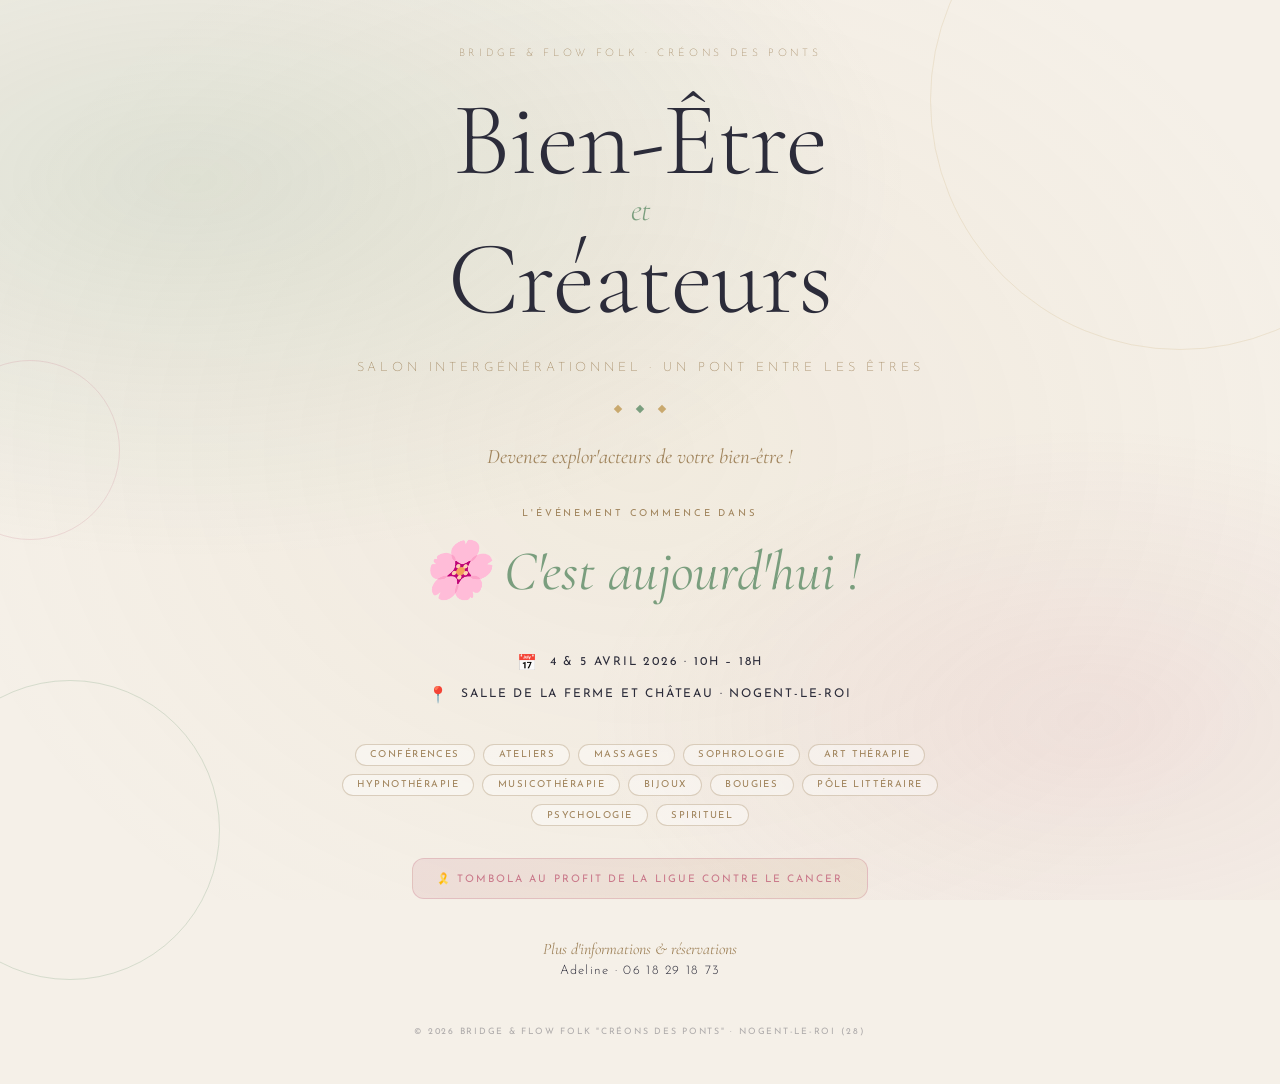
<file: Index.html>
<!DOCTYPE html>
<html lang="fr">
<head>
  <meta charset="UTF-8" />
  <meta name="viewport" content="width=device-width, initial-scale=1.0" />
  <title>Bien-Être et Créateurs — Salon intergénérationnel</title>

  <!-- Open Graph Facebook -->
  <meta property="og:title" content="🌸 Bien-Être et Créateurs — Les 4 & 5 Avril à Nogent-le-Roi" />
  <meta property="og:description" content="Salon intergénérationnel · Conférences, ateliers, massages, art & bien-être. Salle de la Ferme et Château, 10h–18h." />
  <meta property="og:type" content="website" />

  <link rel="preconnect" href="https://fonts.googleapis.com" />
  <link href="https://fonts.googleapis.com/css2?family=Cormorant+Garamond:ital,wght@0,300;0,400;0,600;1,300;1,400&family=Josefin+Sans:wght@200;300;400&display=swap" rel="stylesheet" />

  <style>
    :root {
      --creme:    #f5f0e8;
      --sable:    #e8d9c0;
      --terre:    #a0845c;
      --sauge:    #7a9e7e;
      --lotus:    #c9788a;
      --nuit:     #2c2c3a;
      --or:       #c9a96e;
    }

    *, *::before, *::after { margin: 0; padding: 0; box-sizing: border-box; }

    html { scroll-behavior: smooth; }

    body {
      min-height: 100vh;
      background-color: var(--creme);
      font-family: 'Josefin Sans', sans-serif;
      color: var(--nuit);
      overflow-x: hidden;
      position: relative;
    }

    /* ── Fond texturé ── */
    body::before {
      content: '';
      position: fixed;
      inset: 0;
      background:
        radial-gradient(ellipse 80% 60% at 15% 20%, rgba(122,158,126,0.18) 0%, transparent 70%),
        radial-gradient(ellipse 60% 50% at 85% 80%, rgba(201,120,138,0.12) 0%, transparent 65%),
        radial-gradient(ellipse 70% 80% at 50% 50%, rgba(201,169,110,0.08) 0%, transparent 80%);
      pointer-events: none;
      z-index: 0;
    }

    /* ── Cercles décoratifs ── */
    .deco-cercle {
      position: fixed;
      border-radius: 50%;
      pointer-events: none;
      z-index: 0;
    }
    .deco-cercle-1 {
      width: 500px; height: 500px;
      top: -150px; right: -150px;
      border: 1px solid rgba(201,169,110,0.2);
    }
    .deco-cercle-2 {
      width: 300px; height: 300px;
      bottom: -80px; left: -80px;
      border: 1px solid rgba(122,158,126,0.25);
    }
    .deco-cercle-3 {
      width: 180px; height: 180px;
      top: 40%; left: -60px;
      border: 1px solid rgba(201,120,138,0.2);
    }

    /* ── Contenu principal ── */
    main {
      position: relative;
      z-index: 1;
      min-height: 100vh;
      display: flex;
      flex-direction: column;
      align-items: center;
      justify-content: center;
      padding: 3rem 1.5rem;
      gap: 0;
    }

    /* ── Bandeau supérieur ── */
    .bandeau {
      font-family: 'Josefin Sans', sans-serif;
      font-weight: 200;
      font-size: 0.65rem;
      letter-spacing: 0.35em;
      text-transform: uppercase;
      color: var(--terre);
      margin-bottom: 2rem;
      opacity: 0;
      animation: glisser-haut 1s ease forwards 0.2s;
    }

    /* ── Titre principal ── */
    .titre-bloc {
      text-align: center;
      margin-bottom: 1rem;
      opacity: 0;
      animation: glisser-haut 1s ease forwards 0.4s;
    }

    .titre-principal {
      font-family: 'Cormorant Garamond', serif;
      font-weight: 300;
      font-size: clamp(3rem, 9vw, 6.5rem);
      line-height: 0.95;
      color: var(--nuit);
      letter-spacing: -0.01em;
    }

    .titre-principal em {
      font-style: italic;
      color: var(--terre);
    }

    .titre-et {
      font-family: 'Cormorant Garamond', serif;
      font-style: italic;
      font-weight: 300;
      font-size: clamp(1.2rem, 3vw, 2rem);
      color: var(--sauge);
      display: block;
      margin: 0.3rem 0;
    }

    /* ── Sous-titre salon ── */
    .salon-tag {
      font-family: 'Josefin Sans', sans-serif;
      font-weight: 200;
      font-size: clamp(0.65rem, 1.5vw, 0.8rem);
      letter-spacing: 0.3em;
      text-transform: uppercase;
      color: var(--terre);
      margin-top: 1rem;
      opacity: 0;
      animation: glisser-haut 1s ease forwards 0.6s;
    }

    /* ── Séparateur ornemental ── */
    .separateur {
      display: flex;
      align-items: center;
      gap: 1rem;
      margin: 2rem 0;
      opacity: 0;
      animation: glisser-haut 1s ease forwards 0.7s;
    }
    .sep-ligne {
      flex: 1;
      max-width: 80px;
      height: 1px;
      background: linear-gradient(to right, transparent, var(--or));
    }
    .sep-ligne.droite {
      background: linear-gradient(to left, transparent, var(--or));
    }
    .sep-losange {
      width: 6px; height: 6px;
      background: var(--or);
      transform: rotate(45deg);
    }

    /* ── Accroche ── */
    .accroche {
      font-family: 'Cormorant Garamond', serif;
      font-style: italic;
      font-size: clamp(1rem, 2.5vw, 1.3rem);
      color: var(--terre);
      text-align: center;
      margin-bottom: 2.5rem;
      opacity: 0;
      animation: glisser-haut 1s ease forwards 0.8s;
    }

    /* ── Compte à rebours ── */
    .timer-wrapper {
      opacity: 0;
      animation: glisser-haut 1s ease forwards 1s;
      width: 100%;
      max-width: 700px;
    }

    .timer-label {
      text-align: center;
      font-size: 0.6rem;
      letter-spacing: 0.3em;
      text-transform: uppercase;
      color: var(--terre);
      margin-bottom: 1.2rem;
    }

    .timer {
      display: grid;
      grid-template-columns: repeat(4, 1fr);
      gap: 1rem;
    }

    .bloc-temps {
      background: rgba(255,255,255,0.55);
      border: 1px solid rgba(201,169,110,0.3);
      border-radius: 12px;
      padding: 1.5rem 0.5rem 1.2rem;
      text-align: center;
      backdrop-filter: blur(8px);
      position: relative;
      overflow: hidden;
      transition: transform 0.3s ease, box-shadow 0.3s ease;
    }

    .bloc-temps::before {
      content: '';
      position: absolute;
      top: 0; left: 0; right: 0;
      height: 3px;
      background: linear-gradient(to right, var(--sauge), var(--or), var(--lotus));
    }

    .bloc-temps:hover {
      transform: translateY(-4px);
      box-shadow: 0 12px 30px rgba(160,132,92,0.15);
    }

    .nombre {
      font-family: 'Cormorant Garamond', serif;
      font-weight: 300;
      font-size: clamp(2.8rem, 7vw, 4.5rem);
      line-height: 1;
      color: var(--nuit);
      display: block;
    }

    .unite {
      font-family: 'Josefin Sans', sans-serif;
      font-weight: 200;
      font-size: 0.6rem;
      letter-spacing: 0.25em;
      text-transform: uppercase;
      color: var(--terre);
      margin-top: 0.5rem;
      display: block;
    }

    /* ── Infos événement ── */
    .infos {
      margin-top: 3rem;
      display: flex;
      flex-direction: column;
      align-items: center;
      gap: 0.8rem;
      opacity: 0;
      animation: glisser-haut 1s ease forwards 1.2s;
    }

    .info-ligne {
      display: flex;
      align-items: center;
      gap: 0.7rem;
      font-size: 0.75rem;
      letter-spacing: 0.15em;
      text-transform: uppercase;
      color: var(--nuit);
    }

    .info-icone {
      color: var(--sauge);
      font-size: 1rem;
    }

    /* ── Tags ateliers ── */
    .tags {
      margin-top: 2.5rem;
      display: flex;
      flex-wrap: wrap;
      justify-content: center;
      gap: 0.5rem;
      max-width: 600px;
      opacity: 0;
      animation: glisser-haut 1s ease forwards 1.4s;
    }

    .tag {
      font-size: 0.6rem;
      letter-spacing: 0.15em;
      text-transform: uppercase;
      padding: 0.35rem 0.9rem;
      border-radius: 100px;
      border: 1px solid rgba(160,132,92,0.35);
      color: var(--terre);
      background: rgba(255,255,255,0.4);
      white-space: nowrap;
    }

    /* ── Tombola badge ── */
    .tombola {
      margin-top: 2rem;
      background: linear-gradient(135deg, rgba(201,120,138,0.15), rgba(201,169,110,0.15));
      border: 1px solid rgba(201,120,138,0.3);
      border-radius: 12px;
      padding: 0.8rem 1.5rem;
      font-size: 0.65rem;
      letter-spacing: 0.2em;
      text-transform: uppercase;
      color: var(--lotus);
      text-align: center;
      opacity: 0;
      animation: glisser-haut 1s ease forwards 1.5s;
    }

    /* ── Contact ── */
    .contact {
      margin-top: 2.5rem;
      text-align: center;
      opacity: 0;
      animation: glisser-haut 1s ease forwards 1.6s;
    }

    .contact p {
      font-family: 'Cormorant Garamond', serif;
      font-style: italic;
      font-size: clamp(0.85rem, 2vw, 1rem);
      color: var(--terre);
    }

    .contact strong {
      font-style: normal;
      font-family: 'Josefin Sans', sans-serif;
      font-weight: 300;
      font-size: 0.8rem;
      letter-spacing: 0.1em;
      color: var(--nuit);
    }

    /* ── Footer ── */
    footer {
      margin-top: 3rem;
      font-size: 0.55rem;
      letter-spacing: 0.2em;
      text-transform: uppercase;
      color: rgba(44,44,58,0.35);
      text-align: center;
      opacity: 0;
      animation: glisser-haut 1s ease forwards 1.8s;
    }

    /* ── Message fin ── */
    .fini-msg {
      font-family: 'Cormorant Garamond', serif;
      font-style: italic;
      font-size: clamp(2rem, 6vw, 3.5rem);
      color: var(--sauge);
      text-align: center;
      animation: pulse 2s ease infinite;
    }

    /* ── Pétales flottants ── */
    .petale {
      position: fixed;
      pointer-events: none;
      z-index: 0;
      opacity: 0;
      font-size: 1.2rem;
      animation: tomber linear infinite;
    }

    @keyframes tomber {
      0%   { transform: translateY(-5vh) rotate(0deg);   opacity: 0; }
      10%  { opacity: 0.6; }
      90%  { opacity: 0.4; }
      100% { transform: translateY(105vh) rotate(360deg); opacity: 0; }
    }

    /* ── Animations ── */
    @keyframes glisser-haut {
      from { opacity: 0; transform: translateY(24px); }
      to   { opacity: 1; transform: translateY(0); }
    }

    @keyframes pulse {
      0%, 100% { opacity: 1; }
      50%       { opacity: 0.5; }
    }

    /* ── Responsive ── */
    @media (max-width: 480px) {
      .timer { grid-template-columns: repeat(2, 1fr); }
      .bloc-temps { padding: 1.2rem 0.5rem 1rem; }
    }
  </style>
</head>
<body>

  <!-- Cercles décoratifs -->
  <div class="deco-cercle deco-cercle-1"></div>
  <div class="deco-cercle deco-cercle-2"></div>
  <div class="deco-cercle deco-cercle-3"></div>

  <!-- Pétales (générés en JS) -->

  <main>
    <p class="bandeau">Bridge &amp; Flow Folk · Créons des ponts</p>

    <div class="titre-bloc">
      <h1 class="titre-principal">
        Bien-Être<br>
        <span class="titre-et">et</span>
        Créateurs
      </h1>
    </div>

    <p class="salon-tag">Salon intergénérationnel · Un pont entre les êtres</p>

    <div class="separateur">
      <div class="sep-ligne"></div>
      <div class="sep-losange"></div>
      <div class="sep-losange" style="background:var(--sauge);"></div>
      <div class="sep-losange"></div>
      <div class="sep-ligne droite"></div>
    </div>

    <p class="accroche">Devenez explor'acteurs de votre bien-être !</p>

    <!-- Compte à rebours -->
    <div class="timer-wrapper">
      <p class="timer-label">L'événement commence dans</p>
      <div class="timer" id="timer">
        <div class="bloc-temps">
          <span class="nombre" id="jours">00</span>
          <span class="unite">Jours</span>
        </div>
        <div class="bloc-temps">
          <span class="nombre" id="heures">00</span>
          <span class="unite">Heures</span>
        </div>
        <div class="bloc-temps">
          <span class="nombre" id="minutes">00</span>
          <span class="unite">Minutes</span>
        </div>
        <div class="bloc-temps">
          <span class="nombre" id="secondes">00</span>
          <span class="unite">Secondes</span>
        </div>
      </div>
    </div>

    <!-- Infos -->
    <div class="infos">
      <div class="info-ligne">
        <span class="info-icone">📅</span>
        <span>4 &amp; 5 Avril 2026 · 10h – 18h</span>
      </div>
      <div class="info-ligne">
        <span class="info-icone">📍</span>
        <span>Salle de la Ferme et Château · Nogent-le-Roi</span>
      </div>
    </div>

    <!-- Tags -->
    <div class="tags">
      <span class="tag">Conférences</span>
      <span class="tag">Ateliers</span>
      <span class="tag">Massages</span>
      <span class="tag">Sophrologie</span>
      <span class="tag">Art Thérapie</span>
      <span class="tag">Hypnothérapie</span>
      <span class="tag">Musicothérapie</span>
      <span class="tag">Bijoux</span>
      <span class="tag">Bougies</span>
      <span class="tag">Pôle Littéraire</span>
      <span class="tag">Psychologie</span>
      <span class="tag">Spirituel</span>
    </div>

    <!-- Tombola -->
    <div class="tombola">
      🎗️ Tombola au profit de la Ligue contre le Cancer
    </div>

    <!-- Contact -->
    <div class="contact">
      <p>Plus d'informations &amp; réservations</p>
      <p><strong>Adeline · 06 18 29 18 73</strong></p>
    </div>

    <footer>
      © 2026 Bridge &amp; Flow Folk "Créons des ponts" · Nogent-le-Roi (28)
    </footer>
  </main>

  <script>
    // ── Compte à rebours ──────────────────────────────────────────────
    // Premier jour de l'événement : 4 avril 2026 à 10h00
    const CIBLE = new Date("2026-04-04T10:00:00").getTime();

    function pad(n) { return String(n).padStart(2, "0"); }

    function majTimer() {
      const delta = CIBLE - Date.now();

      if (delta <= 0) {
        document.getElementById("timer").innerHTML =
          `<p class="fini-msg" style="grid-column:1/-1">🌸 C'est aujourd'hui !</p>`;
        return;
      }

      document.getElementById("jours").textContent    = pad(Math.floor(delta / 86400000));
      document.getElementById("heures").textContent   = pad(Math.floor((delta % 86400000) / 3600000));
      document.getElementById("minutes").textContent  = pad(Math.floor((delta % 3600000) / 60000));
      document.getElementById("secondes").textContent = pad(Math.floor((delta % 60000) / 1000));
    }

    setInterval(majTimer, 1000);
    majTimer();

    // ── Pétales flottants ─────────────────────────────────────────────
    const PETALES = ["🌸", "🌺", "✿", "❀", "🌼"];

    for (let i = 0; i < 12; i++) {
      const el = document.createElement("div");
      el.className = "petale";
      el.textContent = PETALES[Math.floor(Math.random() * PETALES.length)];
      const taille = Math.random() * 0.8 + 0.6;
      el.style.cssText = `
        left: ${Math.random() * 100}%;
        font-size: ${taille}rem;
        animation-duration: ${Math.random() * 15 + 12}s;
        animation-delay: ${Math.random() * 15}s;
      `;
      document.body.appendChild(el);
    }
  </script>
</body>
</html>
</file>
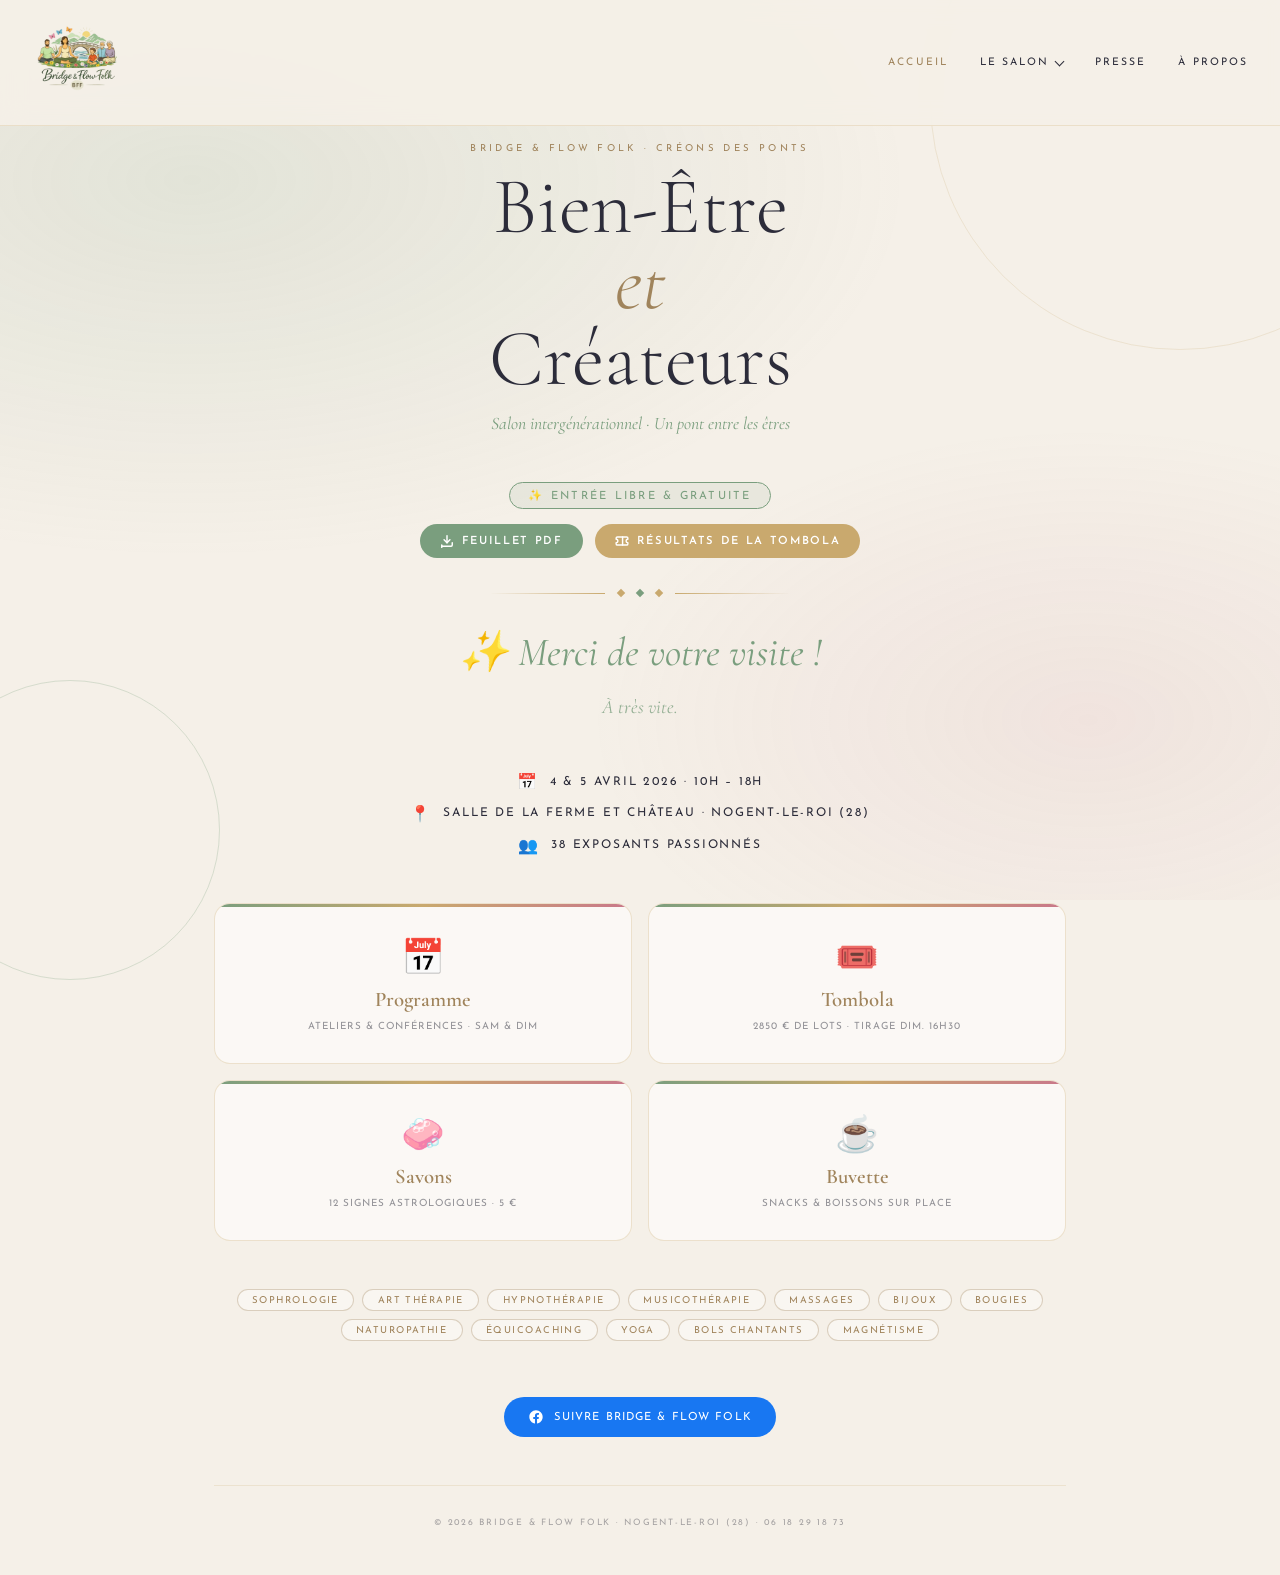
<file: index.html>
<!DOCTYPE html>
<html lang="fr">
<head>
  <meta charset="UTF-8" />
  <meta name="viewport" content="width=device-width, initial-scale=1.0" />

  <!-- SEO -->
  <title>Salon Bien-Être Nogent-le-Roi (28) – 4 & 5 Avril 2026 | Bridge & Flow Folk</title>
  <meta name="description" content="Découvrez le salon Bien-Être et Créateurs les 4 & 5 Avril 2026 à Nogent-le-Roi. 38 exposants, conférences, massages et ateliers gratuits. Entrée libre !">
  <meta name="robots" content="index, follow">
  <link rel="canonical" href="https://bridgeflowfolk.github.io/Salon/" />
  <meta name="google-site-verification" content="DoJfMer3ESnNXdqjHvuCK0qN9JkDQuiEnxDygBVS-Bo" />

  <!-- Open Graph -->
  <meta property="og:title" content="🌸 Bien-Être et Créateurs — Les 4 & 5 Avril à Nogent-le-Roi" />
  <meta property="og:description" content="Salon intergénérationnel · Conférences, ateliers, massages, art & bien-être. Salle de la Ferme et Château, 10h–18h." />
  <meta property="og:type" content="website" />
  <meta property="og:url" content="https://bridgeflowfolk.github.io/Salon/" />
  <meta property="og:image" content="https://bridgeflowfolk.github.io/Salon/preview.jpg" />
  <meta property="fb:app_id" content="966242223397117" />

  <!-- Twitter -->
  <meta name="twitter:card" content="summary_large_image">
  <meta name="twitter:title" content="Salon Bien-Être Nogent-le-Roi">
  <meta name="twitter:description" content="4 & 5 avril 2026 – Entrée gratuite – 38 exposants">
  <meta name="twitter:image" content="https://bridgeflowfolk.github.io/Salon/preview.jpg">

  <!-- Fonts : double preconnect recommandé par Google Fonts -->
  <link rel="preconnect" href="https://fonts.googleapis.com" />
  <link rel="preconnect" href="https://fonts.gstatic.com" crossorigin />
  <link href="https://fonts.googleapis.com/css2?family=Cormorant+Garamond:ital,wght@0,300;0,400;0,600;1,300;1,400&family=Josefin+Sans:wght@200;300;400&display=swap" rel="stylesheet" />

  <!-- CSS commun -->
  <link rel="stylesheet" href="commun.css" />

  <!-- Structured Data : Event -->
  <script type="application/ld+json">
{
  "@context": "https://schema.org",
  "@type": "Event",
  "name": "Salon Bien-Être et Créateurs",
  "startDate": "2026-04-04T10:00:00+02:00",
  "endDate": "2026-04-05T18:00:00+02:00",
  "eventStatus": "https://schema.org/EventScheduled",
  "eventAttendanceMode": "https://schema.org/OfflineEventAttendanceMode",

  "location": {
    "@type": "Place",
    "name": "Salle de la Ferme et Château",
    "address": {
      "@type": "PostalAddress",
      "addressLocality": "Nogent-le-Roi",
      "postalCode": "28210",
      "addressCountry": "FR"
    }
  },

  "image": [
    "https://bridgeflowfolk.github.io/Salon/preview.jpg"
  ],

  "description": "Salon intergénérationnel bien-être avec 38 exposants, ateliers, conférences et massages. Entrée gratuite + tombola avec lots à gagner.",

  "organizer": {
    "@type": "Organization",
    "name": "Bridge & Flow Folk",
    "url": "https://bridgeflowfolk.github.io/Salon/"
  },

  "performer": {
    "@type": "Organization",
    "name": "Bridge & Flow Folk"
  },

  "offers": [
    {
      "@type": "Offer",
      "name": "Entrée salon",
      "price": "0",
      "priceCurrency": "EUR",
      "availability": "https://schema.org/InStock",
      "validFrom": "2026-01-01T00:00:00+01:00",
      "url": "https://bridgeflowfolk.github.io/Salon/"
    },
    {
      "@type": "Offer",
      "name": "Billet de tombola",
      "price": "2",
	  "priceCurrency": "EUR",
      "availability": "https://schema.org/InStock",
      "validFrom": "2026-03-01T00:00:00+01:00",
      "validThrough": "2026-04-04T23:59:00+02:00",
      "url": "https://www.helloasso.com/associations/bridge-and-flow-folk/evenements/tombola"
    }
  ]
}
</script>

  <!-- Structured Data : Organization -->
  <script type="application/ld+json">
  {
    "@context": "https://schema.org",
    "@type": "Organization",
    "name": "Bridge & Flow Folk",
    "url": "https://bridgeflowfolk.github.io/Salon/",
    "logo": "https://bridgeflowfolk.github.io/Salon/preview.jpg"
  }
  </script>

  <style>
    /* ── Timer ── */
    .timer-section {
      opacity:0; animation:glisser-haut 0.8s ease forwards 0.6s;
      margin-bottom:2rem;
    }
    .timer-label {
      text-align:center; font-size:0.6rem;
      letter-spacing:0.3em; text-transform:uppercase;
      color:var(--terre); margin-bottom:1.2rem;
    }
    .timer {
      display:grid; grid-template-columns:repeat(4,1fr); gap:1rem;
    }
    .bloc-temps {
      background:rgba(255,255,255,0.55);
      border:1px solid rgba(201,169,110,0.3);
      border-radius:12px; padding:1.5rem 0.5rem 1.2rem;
      text-align:center; backdrop-filter:blur(8px);
      position:relative; overflow:hidden;
      transition:transform 0.3s, box-shadow 0.3s;
    }
    .bloc-temps::before {
      content:''; position:absolute;
      top:0; left:0; right:0; height:3px;
      background:linear-gradient(to right,var(--sauge),var(--or),var(--lotus));
    }
    .bloc-temps:hover { transform:translateY(-4px); box-shadow:0 12px 30px rgba(160,132,92,0.15); }
    .nombre {
      font-family:'Cormorant Garamond', serif; font-weight:300;
      font-size:clamp(2.5rem,6vw,4rem); line-height:1;
      color:var(--nuit); display:block;
    }
    .unite {
      font-size:0.6rem; letter-spacing:0.25em;
      text-transform:uppercase; color:var(--terre);
      margin-top:0.4rem; display:block;
    }

    /* ── Wrapper bouton Maps (centrage) ── */
    .maps-wrapper {
      text-align:center;
      margin-bottom:3rem;
    }

    /* ── Infos ── */
    .infos {
      display:flex; flex-direction:column; align-items:center;
      gap:0.8rem; margin-bottom:3rem;
      opacity:0; animation:glisser-haut 0.8s ease forwards 0.8s;
    }
    .info-ligne {
      display:flex; align-items:center; gap:0.7rem;
      font-size:0.75rem; letter-spacing:0.15em;
      text-transform:uppercase;
    }
    .info-icone { color:var(--sauge); font-size:1rem; }

    /* ── Grille navigation ── */
    .nav-grille {
      display:grid; grid-template-columns:repeat(2,1fr); gap:1rem;
      margin-bottom:3rem;
      opacity:0; animation:glisser-haut 0.8s ease forwards 1s;
    }
    .nav-carte {
      display:flex; flex-direction:column; align-items:center;
      justify-content:center; gap:0.6rem;
      padding:2rem 1rem;
      background:rgba(255,255,255,0.55);
      border:1px solid rgba(201,169,110,0.3);
      border-radius:16px; backdrop-filter:blur(8px);
      text-decoration:none; color:var(--nuit);
      transition:transform 0.3s, box-shadow 0.3s, background 0.3s;
      position:relative; overflow:hidden;
    }
    .nav-carte::before {
      content:''; position:absolute; top:0; left:0; right:0; height:3px;
      background:linear-gradient(to right,var(--sauge),var(--or),var(--lotus));
    }
    .nav-carte:hover {
      transform:translateY(-4px);
      box-shadow:0 16px 40px rgba(160,132,92,0.18);
      background:rgba(255,255,255,0.75);
    }
    .nav-emoji { font-size:2.2rem; }
    .nav-titre {
      font-family:'Cormorant Garamond', serif;
      font-weight:600; font-size:1.3rem; color:var(--terre);
    }
    .nav-desc {
      font-size:0.62rem; letter-spacing:0.1em;
      text-transform:uppercase; color:rgba(44,44,58,0.5);
      text-align:center;
    }

    /* ── Tags ── */
    .tags {
      display:flex; flex-wrap:wrap; justify-content:center;
      gap:0.5rem; margin-bottom:2rem;
      opacity:0; animation:glisser-haut 0.8s ease forwards 1.1s;
    }
    .tag {
      font-size:0.6rem; letter-spacing:0.15em; text-transform:uppercase;
      padding:0.35rem 0.9rem; border-radius:100px;
      border:1px solid rgba(160,132,92,0.35); color:var(--terre);
      background:rgba(255,255,255,0.4);
    }

    /* ── Badge entrée libre ── */
    .badge-entree {
      display:inline-block;
      background:linear-gradient(135deg,var(--sauge),#5a8e5e);
      color:#fff; font-size:0.7rem; letter-spacing:0.2em;
      text-transform:uppercase; padding:0.5rem 1.5rem;
      border-radius:100px; margin-bottom:2rem;
      opacity:0; animation:glisser-haut 0.8s ease forwards 0.5s;
    }

    /* ── Footer bloc ── */
    .footer-bloc {
      text-align:center;
      opacity:0; animation:glisser-haut 0.8s ease forwards 1.2s;
    }

    /* ── Déco cercles ── */
    .deco { position:fixed; border-radius:50%; pointer-events:none; z-index:0; }
    .deco-1 { width:500px;height:500px;top:-150px;right:-150px;border:1px solid rgba(201,169,110,0.2); }
    .deco-2 { width:300px;height:300px;bottom:-80px;left:-80px;border:1px solid rgba(122,158,126,0.25); }

    @media(max-width:480px) {
      .timer { grid-template-columns:repeat(2,1fr); }
    }
  </style>
</head>
<body>

  <div class="deco deco-1"></div>
  <div class="deco deco-2"></div>

  <nav class="nav-principale">
    <a href="index.html" class="nav-logo"><img 
			src="logo-sansFond.png" 
			alt="Logo Bridge & Flow Folk" 
			style="width:90px; height:90px; object-fit:contain; flex-shrink:0; margin-right:8px;"
		  /></a>

    <!-- Nav desktop -->
    <div class="nav-liens">
      <a href="index.html" class="actif">Accueil</a>

      <!-- Dropdown "Le Salon" -->
      <div class="nav-groupe" id="groupe-salon">
        <button class="nav-groupe-btn" id="btn-salon" aria-expanded="false" aria-haspopup="true">
          Le Salon <span class="chevron" aria-hidden="true"></span>
        </button>
        <div class="nav-dropdown" id="dropdown-salon" role="menu">
          <a href="programme.html" role="menuitem">Programme</a>
          <a href="tombola.html" role="menuitem">Tombola</a>
          <a href="buvette.html" role="menuitem">Buvette</a>
          <a href="foodtruck.html" role="menuitem">Food truck</a>
		  <a href="galerie.html" role="menuitem">Galerie</a>
          <a href="savon.html" role="menuitem">Savons</a>
        </div>
      </div>

      <a href="presse.html">Presse</a>
      <a href="apropos.html">À propos</a>
    </div>

    <!-- Burger mobile (même id que index.html) -->
    <button class="nav-burger" onclick="toggleMenu()" aria-label="Ouvrir le menu">☰</button>
  </nav>

  <!-- Nav mobile dépliable -->
  <nav class="nav-mobile" id="navMobile" aria-label="Menu mobile">
    <a href="index.html" class="actif">🏠 Accueil</a>
    <a href="programme.html">📅 Programme</a>
    <a href="tombola.html">🎟 Tombola</a>
    <a href="buvette.html">☕ Buvette</a>
    <a href="foodtruck.html">🚚 Food truck</a>
    <a href="savon.html">🧼 Savons</a>
	<a href="galerie.html">📸 Galerie</a>
    <a href="presse.html">📰 Presse</a>
    <a href="apropos.html">🌿 À propos</a>
  </nav>

  <main>

    <!-- Hero : classe anime conservée pour l'animation CSS -->
    <div class="hero anime" style="animation-delay:0.2s">
      <span class="hero-tag">Bridge &amp; Flow Folk · Créons des ponts</span>
      <h1>Bien-Être<br><em>et</em><br>Créateurs</h1>
      <p class="hero-sub">Salon intergénérationnel · Un pont entre les êtres</p>
    </div>

    <div style="text-align:center; display: flex; flex-direction: column; align-items: center; gap: 15px; margin-bottom: 30px;">
  
	  <span style="display: inline-block; background: rgba(122, 158, 126, 0.1); color: var(--sauge); font-size: 0.7rem; letter-spacing: 0.2em; text-transform: uppercase; padding: 6px 18px; border-radius: 100px; border: 1px solid var(--sauge);">
		✨ Entrée libre & gratuite
	  </span>

	  <div style="display: flex; flex-wrap: wrap; justify-content: center; gap: 12px;">
		
		<a href="feuillet.pdf" download style="text-decoration: none;">
		  <span style="display: inline-flex; align-items: center; gap: 8px; background: var(--sauge); color: white; font-size: 0.7rem; letter-spacing: 0.15em; text-transform: uppercase; padding: 10px 20px; border-radius: 100px; font-weight: 600; transition: opacity 0.3s;" onmouseover="this.style.opacity='0.8'" onmouseout="this.style.opacity='1'">
			<svg width="14" height="14" viewBox="0 0 24 24" fill="none" stroke="currentColor" stroke-width="2.5" stroke-linecap="round" stroke-linejoin="round"><path d="M21 15v4a2 2 0 0 1-2 2H5a2 2 0 0 1-2-2v4"></path><polyline points="7 10 12 15 17 10"></polyline><line x1="12" y1="15" x2="12" y2="3"></line></svg>
			Feuillet PDF
		  </span>
		</a>

		<a href="resultats.html" style="text-decoration: none;">
		  <span style="display: inline-flex; align-items: center; gap: 8px; background: var(--or); color: white; font-size: 0.7rem; letter-spacing: 0.15em; text-transform: uppercase; padding: 10px 20px; border-radius: 100px; font-weight: 600; transition: opacity 0.3s;" onmouseover="this.style.opacity='0.8'" onmouseout="this.style.opacity='1'">
		    <svg width="14" height="14" viewBox="0 0 24 24" fill="none" stroke="currentColor" stroke-width="2.5" stroke-linecap="round" stroke-linejoin="round">
		      <path d="M2 9a3 3 0 0 1 0 6v2a2 2 0 0 0 2 2h16a2 2 0 0 0 2-2v-2a3 3 0 0 1 0-6V7a2 2 0 0 0-2-2H4a2 2 0 0 0-2 2Z"></path>
		      <line x1="13" y1="5" x2="13" y2="19"></line>
		    </svg>
		    Résultats de la Tombola
		  </span>
		</a>

	  </div>
	</div>

    <div class="sep">
      <div class="sep-l"></div>
      <div class="sep-d"></div>
      <div class="sep-d" style="background:var(--sauge)"></div>
      <div class="sep-d"></div>
      <div class="sep-r"></div>
    </div>

    <!-- Compte à rebours -->
    <div class="timer-section">
      <p class="timer-label" id="timer-label">L'événement commence dans</p>
      <div class="timer" id="timer">
        <div class="bloc-temps"><span class="nombre" id="jours">00</span><span class="unite">Jours</span></div>
        <div class="bloc-temps"><span class="nombre" id="heures">00</span><span class="unite">Heures</span></div>
        <div class="bloc-temps"><span class="nombre" id="minutes">00</span><span class="unite">Minutes</span></div>
        <div class="bloc-temps"><span class="nombre" id="secondes">00</span><span class="unite">Secondes</span></div>
      </div>
    </div>

    <!-- CORRECTION : bouton Maps dans le HTML, caché par CSS, activé par JS -->
    <!-- display:none défini dans commun.css, JS passe à inline-flex -->
    <div class="maps-wrapper">
      <a id="btn-maps"
         class="btn-maps"
         href="https://www.google.com/maps/search/?api=1&query=Salle+de+la+Ferme+du+Chateau+Nogent-le-Roi"
         target="_blank"
         rel="noopener noreferrer">
        📍 Calculer mon itinéraire
      </a>
    </div>

    <!-- Infos -->
    <div class="infos">
      <div class="info-ligne"><span class="info-icone">📅</span><span>4 &amp; 5 Avril 2026 · 10h – 18h</span></div>
      <div class="info-ligne"><span class="info-icone">📍</span><span>Salle de la Ferme et Château · Nogent-le-Roi (28)</span></div>
      <div class="info-ligne"><span class="info-icone">👥</span><span>38 exposants passionnés</span></div>
    </div>

    <!-- Navigation 4 pages -->
    <div class="nav-grille">
      <a href="programme.html" class="nav-carte">
        <span class="nav-emoji">📅</span>
        <span class="nav-titre">Programme</span>
        <span class="nav-desc">Ateliers &amp; conférences · Sam &amp; Dim</span>
      </a>
      <a href="tombola.html" class="nav-carte">
        <span class="nav-emoji">🎟️</span>
        <span class="nav-titre">Tombola</span>
        <span class="nav-desc">2850 € de lots · Tirage dim. 16h30</span>
      </a>
      <a href="savon.html" class="nav-carte">
        <span class="nav-emoji">🧼</span>
        <span class="nav-titre">Savons</span>
        <span class="nav-desc">12 signes astrologiques · 5 €</span>
      </a>
      <a href="buvette.html" class="nav-carte">
        <span class="nav-emoji">☕</span>
        <span class="nav-titre">Buvette</span>
        <span class="nav-desc">Snacks &amp; boissons sur place</span>
      </a>
    </div>

    <!-- Tags -->
    <div class="tags">
      <span class="tag">Sophrologie</span><span class="tag">Art Thérapie</span>
      <span class="tag">Hypnothérapie</span><span class="tag">Musicothérapie</span>
      <span class="tag">Massages</span><span class="tag">Bijoux</span>
      <span class="tag">Bougies</span><span class="tag">Naturopathie</span>
      <span class="tag">Équicoaching</span><span class="tag">Yoga</span>
      <span class="tag">Bols Chantants</span><span class="tag">Magnétisme</span>
    </div>

    <!-- Footer -->
    <div class="footer-bloc">
      <a class="fb-lien"
         href="https://www.facebook.com/people/Bridge-Flow-Folk-BFF/61587252715739/"
         target="_blank"
         rel="noopener noreferrer">
        <svg xmlns="http://www.w3.org/2000/svg" viewBox="0 0 24 24" fill="currentColor" width="16" height="16">
          <path d="M22 12c0-5.523-4.477-10-10-10S2 6.477 2 12c0 4.991 3.657 9.128 8.438 9.878v-6.987H7.898V12h2.54V9.797c0-2.506 1.492-3.89 3.777-3.89 1.094 0 2.238.195 2.238.195v2.46h-1.26c-1.243 0-1.63.771-1.63 1.562V12h2.773l-.443 2.89h-2.33v6.988C18.343 21.128 22 16.991 22 12z"/>
        </svg>
        Suivre Bridge &amp; Flow Folk
      </a>
      <footer>© 2026 Bridge &amp; Flow Folk · Nogent-le-Roi (28) · 06 18 29 18 73</footer>
    </div>

  </main>

  <script>
    const DEBUT = new Date("2026-04-04T10:00:00").getTime();
    const FIN   = new Date("2026-04-05T18:00:00").getTime();

    const elTimer  = document.getElementById("timer");
    const elLabel  = document.getElementById("timer-label");
    const elMaps   = document.getElementById("btn-maps");

    function pad(n) { return String(n).padStart(2, "0"); }

    function maj() {
      const now = Date.now();

      // ── APRÈS le salon ──────────────────────────────────────────
      if (now > FIN) {
        elLabel.style.display = "none";
        elMaps.style.display  = "none";
        elTimer.innerHTML = '<p class="fini-msg">✨ Merci de votre visite !<br><span style="font-size:1.2rem;opacity:0.8">À très vite.</span></p>';
        clearInterval(intervalle);
        return;
      }

      // ── PENDANT le salon ────────────────────────────────────────
      if (now >= DEBUT) {
        elLabel.style.display = "none";
        elMaps.style.display  = "inline-flex"; // bouton visible pendant l'événement
        elTimer.innerHTML = '<p class="fini-msg">🌸 Le salon est ouvert !<br><span style="font-size:1.2rem;opacity:0.8">Nous vous attendons de 10h à 18h</span></p>';
        clearInterval(intervalle);
        return;
      }

      // ── AVANT le salon : décompte ───────────────────────────────
      const d = DEBUT - now;
      document.getElementById("jours").textContent    = pad(Math.floor(d / 86400000));
      document.getElementById("heures").textContent   = pad(Math.floor((d % 86400000) / 3600000));
      document.getElementById("minutes").textContent  = pad(Math.floor((d % 3600000) / 60000));
      document.getElementById("secondes").textContent = pad(Math.floor((d % 60000) / 1000));
      // Bouton Maps visible dès le décompte
      elMaps.style.display = "inline-flex";
    }

    const intervalle = setInterval(maj, 1000);
    maj();

    // ── Menu burger ─────────────────────────────────────────────
    function toggleMenu() {
      document.getElementById("navMobile").classList.toggle("ouvert");
    }

    // ── Pétales ─────────────────────────────────────────────────
    // FIX layout thrashing : DocumentFragment = 1 seule écriture DOM
    const PETALES = ["🌸", "🌺", "✿", "❀", "🌼"];
    const fragment = document.createDocumentFragment();
    for (let i = 0; i < 10; i++) {
      const e = document.createElement("div");
      e.className = "petale";
      e.textContent = PETALES[Math.floor(Math.random() * PETALES.length)];
      const t = Math.random() * 0.8 + 0.6;
      e.style.cssText = `left:${Math.random()*100}%;font-size:${t}rem;animation-duration:${Math.random()*15+12}s;animation-delay:${Math.random()*15}s;`;
      fragment.appendChild(e);
    }
    document.body.appendChild(fragment); // insertion atomique unique
  </script>
  <!-- ── DROPDOWN "Le Salon" ── -->
  <script>
    const btnSalon    = document.getElementById("btn-salon");
    const ddSalon     = document.getElementById("dropdown-salon");

    btnSalon.addEventListener("click", function(e) {
      e.stopPropagation();
      const ouvert = ddSalon.classList.toggle("ouvert");
      btnSalon.classList.toggle("ouvert", ouvert);
      btnSalon.setAttribute("aria-expanded", ouvert);
    });

    // Fermeture au clic extérieur
    document.addEventListener("click", function() {
      ddSalon.classList.remove("ouvert");
      btnSalon.classList.remove("ouvert");
      btnSalon.setAttribute("aria-expanded", "false");
    });

    // Fermeture à Escape
    document.addEventListener("keydown", function(e) {
      if (e.key === "Escape") {
        ddSalon.classList.remove("ouvert");
        btnSalon.classList.remove("ouvert");
        btnSalon.setAttribute("aria-expanded", "false");
        btnSalon.focus();
      }
    });
  </script>

  <!-- ── ANIMATIONS AU SCROLL ── -->
  <script>
    const observer = new IntersectionObserver(
      (entries) => entries.forEach(entry => {
        if (entry.isIntersecting) {
          entry.target.style.animation = "glisser-haut 0.7s ease forwards";
          observer.unobserve(entry.target);
        }
      }),
      { threshold: 0.08 }
    );
    document.querySelectorAll(".anime").forEach(el => observer.observe(el));
  </script>

</body>
</html>
</file>
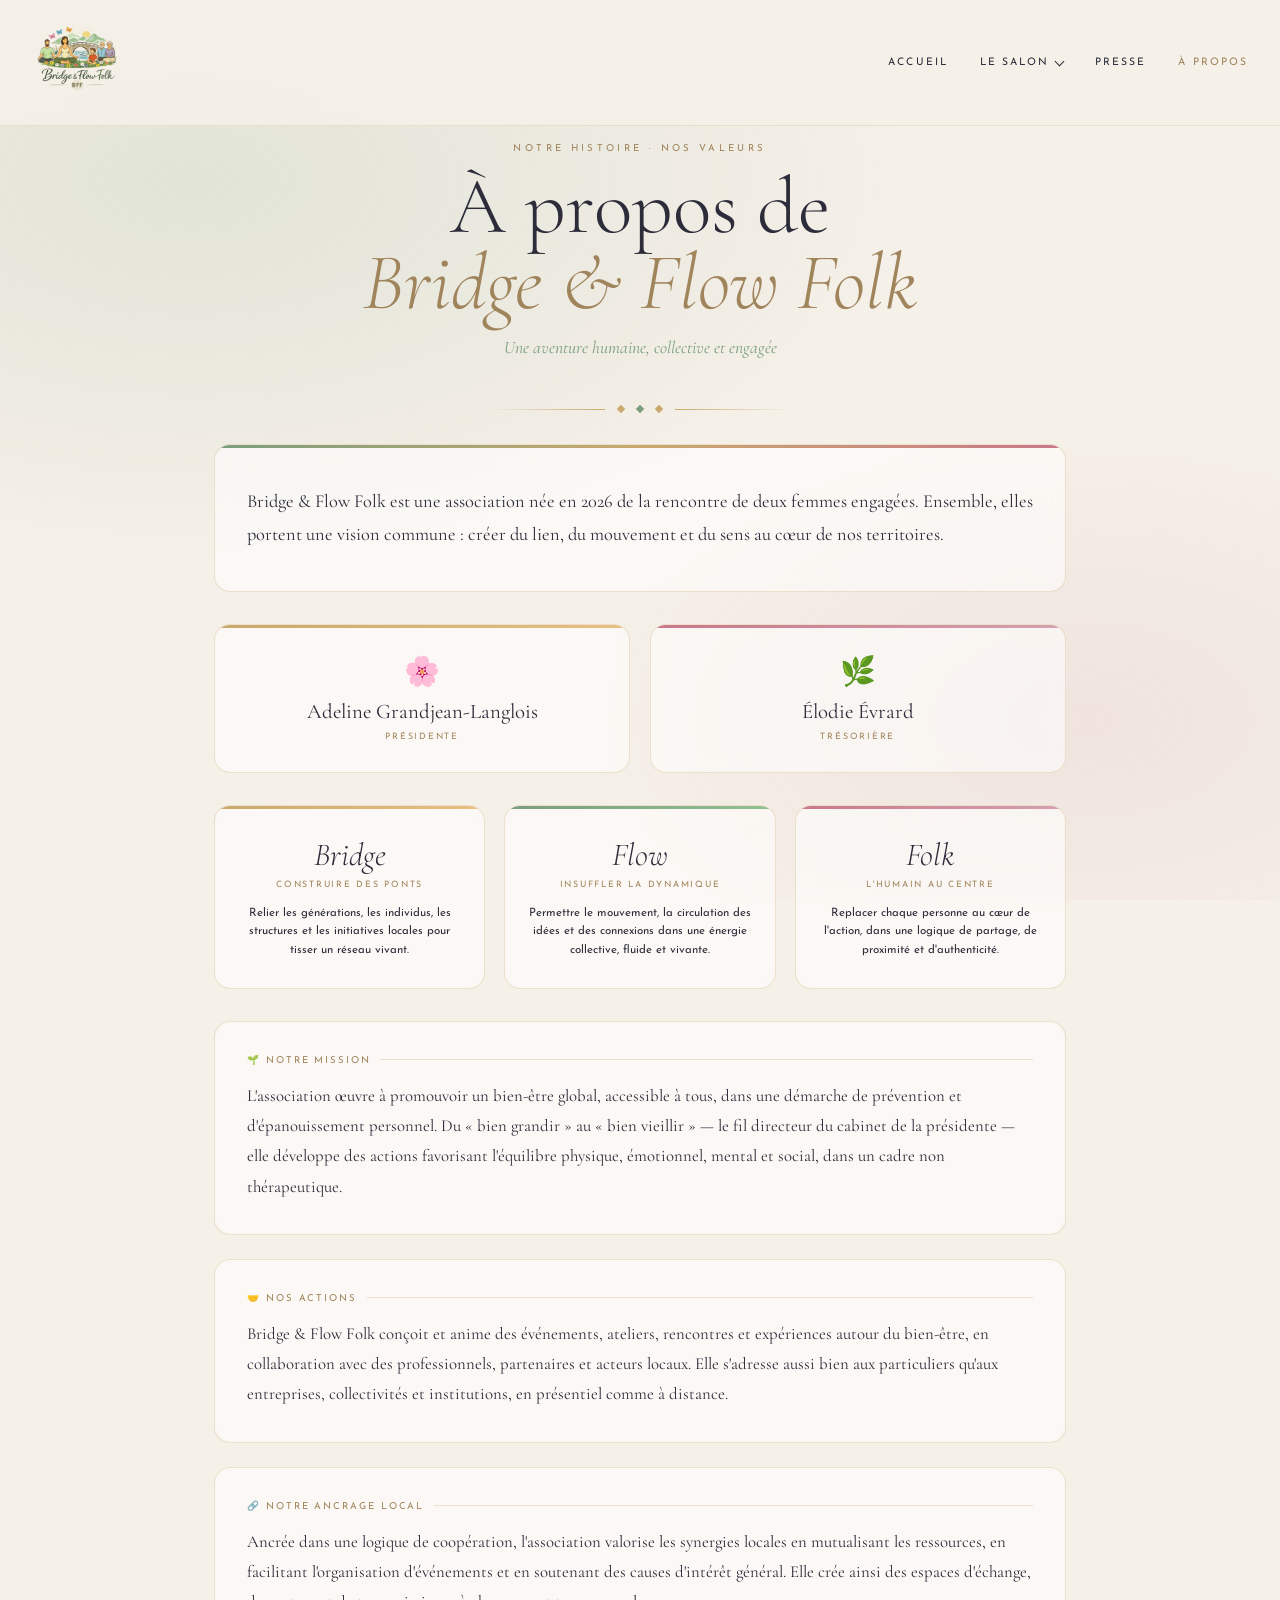
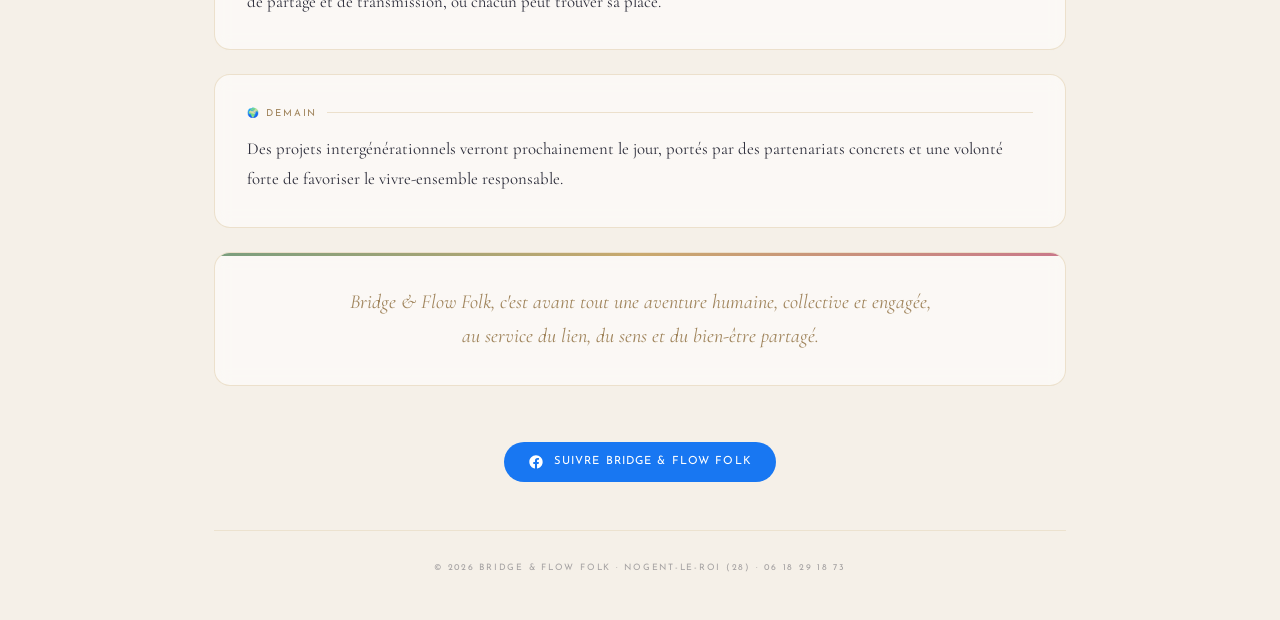
<file: apropos.html>
<!DOCTYPE html>
<html lang="fr">
<head>
  <meta charset="UTF-8" />
  <meta name="viewport" content="width=device-width, initial-scale=1.0" />
  <title>À propos — Bridge &amp; Flow Folk</title>
  <link rel="preconnect" href="https://fonts.googleapis.com" />
  <link href="https://fonts.googleapis.com/css2?family=Cormorant+Garamond:ital,wght@0,300;0,400;0,600;1,300;1,400&family=Josefin+Sans:wght@200;300;400&display=swap" rel="stylesheet" />
  <link rel="stylesheet" href="commun.css" />
  <style>
    /* ── Bloc portrait association ── */
    .asso-intro {
      background: rgba(255,255,255,0.55);
      border: 1px solid rgba(201,169,110,0.3);
      border-radius: 16px;
      padding: 2.5rem 2rem;
      backdrop-filter: blur(8px);
      margin-bottom: 2rem;
      position: relative;
      overflow: hidden;
      opacity: 0;
      animation: glisser-haut 0.7s ease forwards 0.4s;
    }
    .asso-intro::before {
      content: '';
      position: absolute; top: 0; left: 0; right: 0; height: 3px;
      background: linear-gradient(to right, var(--sauge), var(--or), var(--lotus));
    }
    .asso-intro p {
      font-family: 'Cormorant Garamond', serif;
      font-size: 1.15rem;
      line-height: 1.8;
      color: var(--nuit);
      margin: 0;
    }
    .asso-intro p + p { margin-top: 1rem; }

    /* ── Piliers nom ── */
    .piliers {
      display: grid;
      grid-template-columns: repeat(3, 1fr);
      gap: 1.2rem;
      margin-bottom: 2rem;
    }
    .pilier-bloc {
      background: rgba(255,255,255,0.55);
      border: 1px solid rgba(201,169,110,0.3);
      border-radius: 16px;
      padding: 1.8rem 1.4rem;
      backdrop-filter: blur(8px);
      text-align: center;
      opacity: 0;
      animation: glisser-haut 0.7s ease forwards;
      transition: transform 0.3s, box-shadow 0.3s;
    }
    .pilier-bloc:hover {
      transform: translateY(-4px);
      box-shadow: 0 16px 40px rgba(160,132,92,0.15);
    }
    .pilier-bloc:nth-child(1) { animation-delay: 0.55s; }
    .pilier-bloc:nth-child(2) { animation-delay: 0.7s; }
    .pilier-bloc:nth-child(3) { animation-delay: 0.85s; }

    .pilier-bloc:nth-child(1)::before,
    .pilier-bloc:nth-child(2)::before,
    .pilier-bloc:nth-child(3)::before {
      content: '';
      display: block;
      height: 3px;
      border-radius: 2px 2px 0 0;
      position: absolute;
      top: 0; left: 0; right: 0;
    }
    .pilier-bloc { position: relative; overflow: hidden; }
    .pilier-bloc:nth-child(1)::before { background: linear-gradient(to right, var(--or), #e8c080); }
    .pilier-bloc:nth-child(2)::before { background: linear-gradient(to right, var(--sauge), #90c090); }
    .pilier-bloc:nth-child(3)::before { background: linear-gradient(to right, var(--lotus), #d4a0b0); }

    .pilier-mot {
      font-family: 'Cormorant Garamond', serif;
      font-size: 2rem;
      font-weight: 300;
      font-style: italic;
      color: var(--nuit);
      display: block;
      margin-bottom: 0.4rem;
    }
    .pilier-label {
      font-family: 'Josefin Sans', sans-serif;
      font-size: 0.55rem;
      letter-spacing: 0.2em;
      text-transform: uppercase;
      color: var(--terre);
      display: block;
      margin-bottom: 0.9rem;
    }
    .pilier-desc {
      font-family: 'Josefin Sans', sans-serif;
      font-size: 0.72rem;
      color: var(--nuit);
      line-height: 1.6;
    }

    /* ── Sections contenu ── */
    .section-bloc {
      background: rgba(255,255,255,0.55);
      border: 1px solid rgba(201,169,110,0.3);
      border-radius: 16px;
      padding: 2rem 2rem;
      backdrop-filter: blur(8px);
      margin-bottom: 1.5rem;
      opacity: 0;
      animation: glisser-haut 0.7s ease forwards;
      transition: transform 0.3s, box-shadow 0.3s;
    }
    .section-bloc:hover {
      transform: translateY(-3px);
      box-shadow: 0 12px 36px rgba(160,132,92,0.12);
    }
    .section-bloc:nth-child(1) { animation-delay: 1.0s; }
    .section-bloc:nth-child(2) { animation-delay: 1.1s; }
    .section-bloc:nth-child(3) { animation-delay: 1.2s; }
    .section-bloc:nth-child(4) { animation-delay: 1.3s; }

    .section-titre {
      font-family: 'Josefin Sans', sans-serif;
      font-size: 0.6rem;
      letter-spacing: 0.2em;
      text-transform: uppercase;
      color: var(--terre);
      margin-bottom: 1rem;
      display: flex;
      align-items: center;
      gap: 0.6rem;
    }
    .section-titre::after {
      content: '';
      flex: 1;
      height: 1px;
      background: rgba(201,169,110,0.3);
    }
    .section-bloc p {
      font-family: 'Cormorant Garamond', serif;
      font-size: 1.05rem;
      line-height: 1.8;
      color: var(--nuit);
      margin: 0;
    }
    .section-bloc p + p { margin-top: 0.8rem; }

    /* ── Fondatrices ── */
    .fondatrices {
      display: grid;
      grid-template-columns: repeat(2, 1fr);
      gap: 1.2rem;
      margin-bottom: 2rem;
    }
    .fondatrice-carte {
      background: rgba(255,255,255,0.55);
      border: 1px solid rgba(201,169,110,0.3);
      border-radius: 16px;
      padding: 1.8rem 1.5rem;
      backdrop-filter: blur(8px);
      text-align: center;
      opacity: 0;
      animation: glisser-haut 0.7s ease forwards;
      transition: transform 0.3s, box-shadow 0.3s;
      position: relative; overflow: hidden;
    }
    .fondatrice-carte:hover {
      transform: translateY(-4px);
      box-shadow: 0 16px 40px rgba(160,132,92,0.15);
    }
    .fondatrice-carte:nth-child(1) { animation-delay: 0.9s; }
    .fondatrice-carte:nth-child(2) { animation-delay: 1.05s; }
    .fondatrice-carte:nth-child(1)::before {
      content: '';
      position: absolute; top: 0; left: 0; right: 0; height: 3px;
      background: linear-gradient(to right, var(--or), #e8c080);
    }
    .fondatrice-carte:nth-child(2)::before {
      content: '';
      position: absolute; top: 0; left: 0; right: 0; height: 3px;
      background: linear-gradient(to right, var(--lotus), #d4a0b0);
    }
    .fondatrice-emoji { font-size: 1.8rem; display: block; margin-bottom: 0.7rem; }
    .fondatrice-nom {
      font-family: 'Cormorant Garamond', serif;
      font-size: 1.3rem;
      font-weight: 400;
      color: var(--nuit);
      display: block;
      margin-bottom: 0.2rem;
    }
    .fondatrice-role {
      font-family: 'Josefin Sans', sans-serif;
      font-size: 0.55rem;
      letter-spacing: 0.2em;
      text-transform: uppercase;
      color: var(--terre);
    }

    /* ── Citation finale ── */
    .citation-finale {
      background: rgba(255,255,255,0.55);
      border: 1px solid rgba(201,169,110,0.3);
      border-radius: 16px;
      padding: 2rem;
      backdrop-filter: blur(8px);
      text-align: center;
      margin-bottom: 2rem;
      opacity: 0;
      animation: glisser-haut 0.7s ease forwards 1.4s;
      position: relative; overflow: hidden;
    }
    .citation-finale::before {
      content: '';
      position: absolute; top: 0; left: 0; right: 0; height: 3px;
      background: linear-gradient(to right, var(--sauge), var(--or), var(--lotus));
    }
    .citation-finale blockquote {
      font-family: 'Cormorant Garamond', serif;
      font-style: italic;
      font-size: 1.25rem;
      line-height: 1.7;
      color: var(--terre);
      margin: 0;
    }

    @media(max-width: 600px) {
      .piliers { grid-template-columns: 1fr; }
      .fondatrices { grid-template-columns: 1fr; }
    }
  </style>
</head>
<body>
  <nav class="nav-principale">
    <a href="index.html" class="nav-logo"><img 
			src="logo-sansFond.png" 
			alt="Logo Bridge & Flow Folk" 
			style="width:90px; height:90px; object-fit:contain; flex-shrink:0; margin-right:8px;"
		  /></a>

    <!-- Nav desktop -->
    <div class="nav-liens">
      <a href="index.html">Accueil</a>

      <!-- Dropdown "Le Salon" -->
      <div class="nav-groupe" id="groupe-salon">
        <button class="nav-groupe-btn" id="btn-salon" aria-expanded="false" aria-haspopup="true">
          Le Salon <span class="chevron" aria-hidden="true"></span>
        </button>
        <div class="nav-dropdown" id="dropdown-salon" role="menu">
          <a href="programme.html" role="menuitem">Programme</a>
          <a href="tombola.html" role="menuitem">Tombola</a>
          <a href="buvette.html" role="menuitem">Buvette</a>
          <a href="foodtruck.html" role="menuitem">Food truck</a>
		  <a href="galerie.html" role="menuitem">Galerie</a>
          <a href="savon.html" role="menuitem">Savons</a>
        </div>
      </div>

      <a href="presse.html">Presse</a>
      <a href="apropos.html" class="actif">À propos</a>
    </div>

    <!-- Burger mobile (même id que index.html) -->
    <button class="nav-burger" onclick="toggleMenu()" aria-label="Ouvrir le menu">☰</button>
  </nav>

  <!-- Nav mobile dépliable -->
  <nav class="nav-mobile" id="navMobile" aria-label="Menu mobile">
    <a href="index.html">🏠 Accueil</a>
    <a href="programme.html">📅 Programme</a>
    <a href="tombola.html">🎟 Tombola</a>
    <a href="buvette.html">☕ Buvette</a>
    <a href="foodtruck.html">🚚 Food truck</a>
    <a href="savon.html">🧼 Savons</a>
	<a href="galerie.html">📸 Galerie</a>
    <a href="presse.html">📰 Presse</a>
    <a href="apropos.html" class="actif">🌿 À propos</a>
  </nav>

  <main>
    <div class="hero anime" style="animation-delay:0.2s">
      <span class="hero-tag">Notre histoire · Nos valeurs</span>
      <h1>À propos de<br><em>Bridge &amp; Flow Folk</em></h1>
      <p class="hero-sub">Une aventure humaine, collective et engagée</p>
    </div>

    <div class="sep">
      <div class="sep-l"></div>
      <div class="sep-d"></div>
      <div class="sep-d" style="background:var(--sauge)"></div>
      <div class="sep-d"></div>
      <div class="sep-r"></div>
    </div>

    <!-- Intro -->
    <div class="asso-intro">
      <p>Bridge &amp; Flow Folk est une association née en 2026 de la rencontre de deux femmes engagées. Ensemble, elles portent une vision commune : créer du lien, du mouvement et du sens au cœur de nos territoires.</p>
    </div>

    <!-- Fondatrices -->
    <div class="fondatrices">
      <div class="fondatrice-carte">
        <span class="fondatrice-emoji">🌸</span>
        <span class="fondatrice-nom">Adeline Grandjean-Langlois</span>
        <span class="fondatrice-role">Présidente</span>
      </div>
      <div class="fondatrice-carte">
        <span class="fondatrice-emoji">🌿</span>
        <span class="fondatrice-nom">Élodie Évrard</span>
        <span class="fondatrice-role">Trésorière</span>
      </div>
    </div>

    <!-- Piliers -->
    <div class="piliers">
      <div class="pilier-bloc">
        <span class="pilier-mot">Bridge</span>
        <span class="pilier-label">Construire des ponts</span>
        <p class="pilier-desc">Relier les générations, les individus, les structures et les initiatives locales pour tisser un réseau vivant.</p>
      </div>
      <div class="pilier-bloc">
        <span class="pilier-mot">Flow</span>
        <span class="pilier-label">Insuffler la dynamique</span>
        <p class="pilier-desc">Permettre le mouvement, la circulation des idées et des connexions dans une énergie collective, fluide et vivante.</p>
      </div>
      <div class="pilier-bloc">
        <span class="pilier-mot">Folk</span>
        <span class="pilier-label">L'humain au centre</span>
        <p class="pilier-desc">Replacer chaque personne au cœur de l'action, dans une logique de partage, de proximité et d'authenticité.</p>
      </div>
    </div>

    <!-- Sections contenu -->
    <div class="section-bloc">
      <div class="section-titre">🌱 Notre mission</div>
      <p>L'association œuvre à promouvoir un bien-être global, accessible à tous, dans une démarche de prévention et d'épanouissement personnel. Du « bien grandir » au « bien vieillir » — le fil directeur du cabinet de la présidente — elle développe des actions favorisant l'équilibre physique, émotionnel, mental et social, dans un cadre non thérapeutique.</p>
    </div>

    <div class="section-bloc">
      <div class="section-titre">🤝 Nos actions</div>
      <p>Bridge &amp; Flow Folk conçoit et anime des événements, ateliers, rencontres et expériences autour du bien-être, en collaboration avec des professionnels, partenaires et acteurs locaux. Elle s'adresse aussi bien aux particuliers qu'aux entreprises, collectivités et institutions, en présentiel comme à distance.</p>
    </div>

    <div class="section-bloc">
      <div class="section-titre">🔗 Notre ancrage local</div>
      <p>Ancrée dans une logique de coopération, l'association valorise les synergies locales en mutualisant les ressources, en facilitant l'organisation d'événements et en soutenant des causes d'intérêt général. Elle crée ainsi des espaces d'échange, de partage et de transmission, où chacun peut trouver sa place.</p>
    </div>

    <div class="section-bloc">
      <div class="section-titre">🌍 Demain</div>
      <p>Des projets intergénérationnels verront prochainement le jour, portés par des partenariats concrets et une volonté forte de favoriser le vivre-ensemble responsable.</p>
    </div>

    <!-- Citation finale -->
    <div class="citation-finale">
      <blockquote>Bridge &amp; Flow Folk, c'est avant tout une aventure humaine, collective et engagée,<br>au service du lien, du sens et du bien-être partagé.</blockquote>
    </div>

    <div style="text-align:center" class="anime" style="animation-delay:1.5s">
      <a class="fb-lien" href="https://www.facebook.com/people/Bridge-Flow-Folk-BFF/61587252715739/" target="_blank" rel="noopener">
        <svg xmlns="http://www.w3.org/2000/svg" viewBox="0 0 24 24" fill="currentColor" width="16" height="16"><path d="M22 12c0-5.523-4.477-10-10-10S2 6.477 2 12c0 4.991 3.657 9.128 8.438 9.878v-6.987H7.898V12h2.54V9.797c0-2.506 1.492-3.89 3.777-3.89 1.094 0 2.238.195 2.238.195v2.46h-1.26c-1.243 0-1.63.771-1.63 1.562V12h2.773l-.443 2.89h-2.33v6.988C18.343 21.128 22 16.991 22 12z"/></svg>
        Suivre Bridge &amp; Flow Folk
      </a>
      <footer>© 2026 Bridge &amp; Flow Folk · Nogent-le-Roi (28) · 06 18 29 18 73</footer>
    </div>
  </main>

  <script>
    function toggleMenu() { document.getElementById("navMobile").classList.toggle("ouvert"); }
  </script>
  <!-- ── DROPDOWN "Le Salon" ── -->
  <script>
    const btnSalon    = document.getElementById("btn-salon");
    const ddSalon     = document.getElementById("dropdown-salon");

    btnSalon.addEventListener("click", function(e) {
      e.stopPropagation();
      const ouvert = ddSalon.classList.toggle("ouvert");
      btnSalon.classList.toggle("ouvert", ouvert);
      btnSalon.setAttribute("aria-expanded", ouvert);
    });

    // Fermeture au clic extérieur
    document.addEventListener("click", function() {
      ddSalon.classList.remove("ouvert");
      btnSalon.classList.remove("ouvert");
      btnSalon.setAttribute("aria-expanded", "false");
    });

    // Fermeture à Escape
    document.addEventListener("keydown", function(e) {
      if (e.key === "Escape") {
        ddSalon.classList.remove("ouvert");
        btnSalon.classList.remove("ouvert");
        btnSalon.setAttribute("aria-expanded", "false");
        btnSalon.focus();
      }
    });
  </script>

  <!-- ── ANIMATIONS AU SCROLL ── -->
  <script>
    const observer = new IntersectionObserver(
      (entries) => entries.forEach(entry => {
        if (entry.isIntersecting) {
          entry.target.style.animation = "glisser-haut 0.7s ease forwards";
          observer.unobserve(entry.target);
        }
      }),
      { threshold: 0.08 }
    );
    document.querySelectorAll(".anime").forEach(el => observer.observe(el));
  </script>
</body>
</html>
</file>
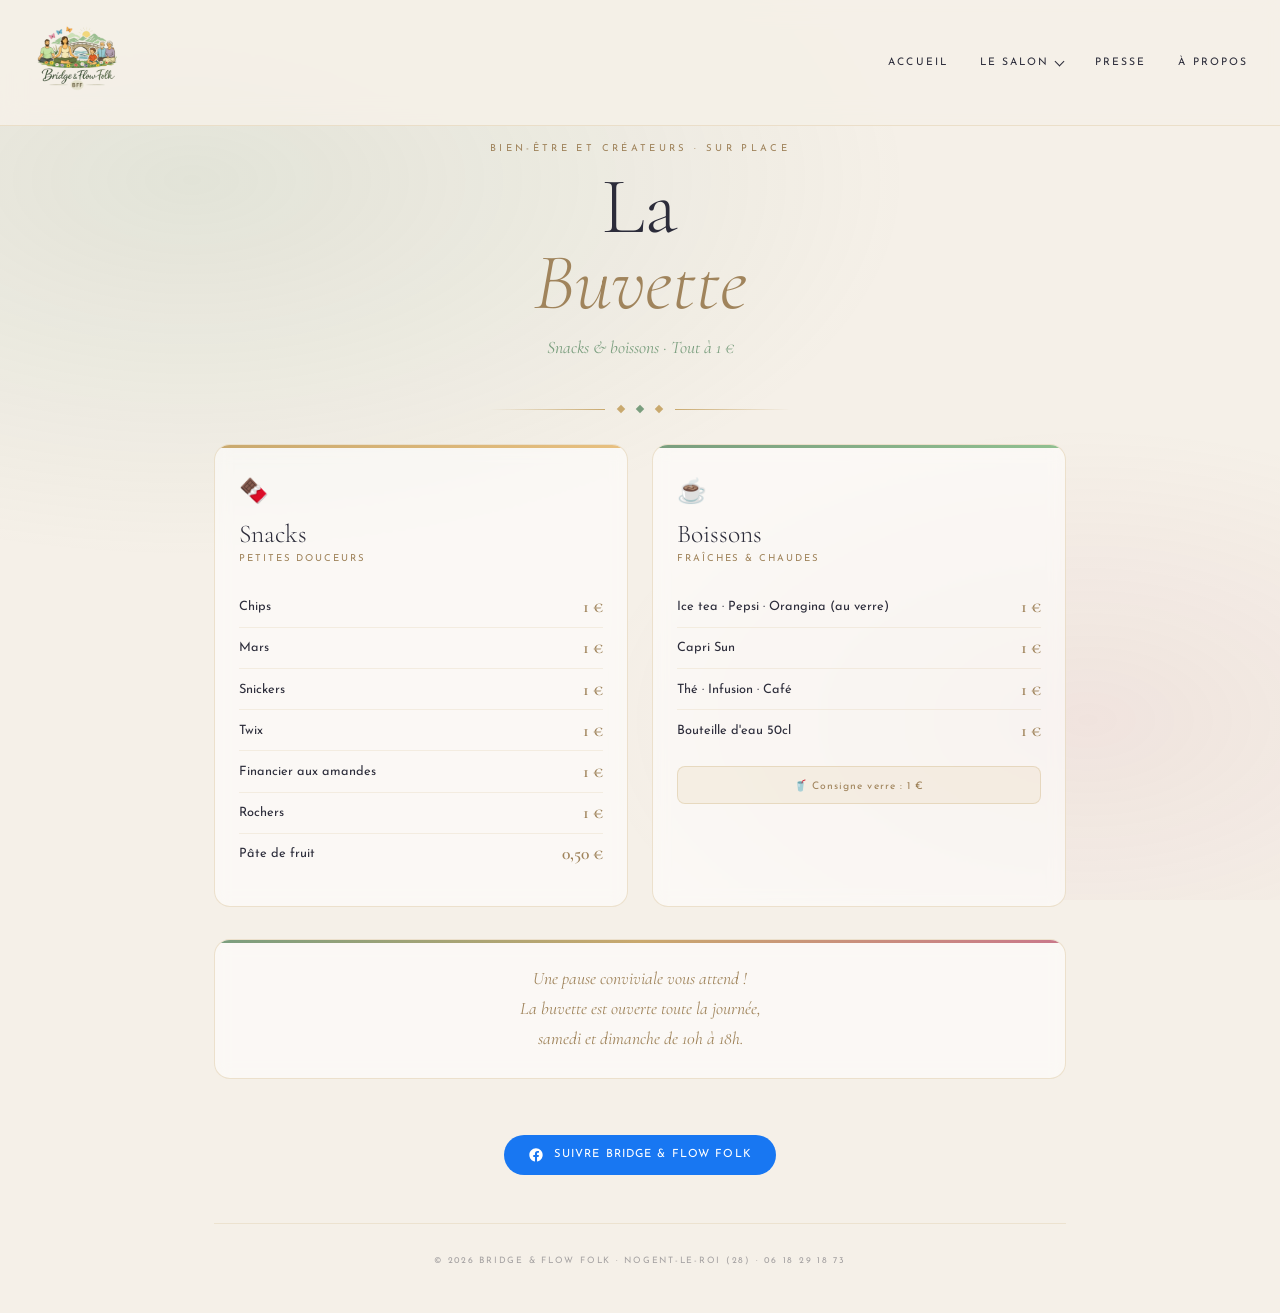
<file: buvette.html>
<!DOCTYPE html>
<html lang="fr">
<head>
  <meta charset="UTF-8" />
  <meta name="viewport" content="width=device-width, initial-scale=1.0" />
  <title>Buvette — Bien-Être et Créateurs</title>
  <link rel="preconnect" href="https://fonts.googleapis.com" />
  <link href="https://fonts.googleapis.com/css2?family=Cormorant+Garamond:ital,wght@0,300;0,400;0,600;1,300;1,400&family=Josefin+Sans:wght@200;300;400&display=swap" rel="stylesheet" />
  <link rel="stylesheet" href="commun.css" />
  <style>
    .menus-grille {
      display:grid; grid-template-columns:repeat(2,1fr);
      gap:1.5rem; margin-bottom:2rem;
    }

    .menu-bloc {
      background:rgba(255,255,255,0.55);
      border:1px solid rgba(201,169,110,0.3);
      border-radius:16px; padding:2rem 1.5rem;
      backdrop-filter:blur(8px);
      position:relative; overflow:hidden;
      opacity:0; animation:glisser-haut 0.7s ease forwards;
      transition:transform 0.3s, box-shadow 0.3s;
    }
    .menu-bloc:hover { transform:translateY(-4px); box-shadow:0 16px 40px rgba(160,132,92,0.15); }

    .menu-bloc.snacks::before {
      content:''; position:absolute; top:0; left:0; right:0; height:3px;
      background:linear-gradient(to right,var(--or),#e8c080);
    }
    .menu-bloc.boissons::before {
      content:''; position:absolute; top:0; left:0; right:0; height:3px;
      background:linear-gradient(to right,var(--sauge),#90c090);
    }

    .menu-titre {
      font-family:'Cormorant Garamond', serif;
      font-size:1.6rem; font-weight:300;
      color:var(--nuit); margin-bottom:0.3rem;
    }
    .menu-emoji { font-size:1.5rem; margin-bottom:0.8rem; display:block; }
    .menu-sous-titre {
      font-size:0.6rem; letter-spacing:0.2em; text-transform:uppercase;
      color:var(--terre); margin-bottom:1.5rem; display:block;
    }

    .item-liste { list-style:none; }
    .item-liste li {
      display:flex; justify-content:space-between; align-items:center;
      padding:0.6rem 0;
      border-bottom:1px solid rgba(201,169,110,0.15);
      font-size:0.8rem;
    }
    .item-liste li:last-child { border-bottom:none; }
    .item-nom { color:var(--nuit); }
    .item-prix {
      font-family:'Cormorant Garamond', serif;
      font-size:1.1rem; color:var(--terre); font-weight:600;
    }

    .consigne {
      margin-top:1rem; padding:0.7rem 1rem;
      background:rgba(201,169,110,0.12);
      border:1px solid rgba(201,169,110,0.3);
      border-radius:8px;
      font-size:0.65rem; letter-spacing:0.1em;
      color:var(--terre); text-align:center;
    }

    .info-buvette {
      background:rgba(255,255,255,0.55);
      border:1px solid rgba(201,169,110,0.3);
      border-radius:16px; padding:1.5rem 2rem;
      backdrop-filter:blur(8px); text-align:center;
      margin-bottom:2rem;
      opacity:0; animation:glisser-haut 0.7s ease forwards 1s;
      position:relative; overflow:hidden;
    }
    .info-buvette::before {
      content:''; position:absolute; top:0; left:0; right:0; height:3px;
      background:linear-gradient(to right,var(--sauge),var(--or),var(--lotus));
    }
    .info-buvette p {
      font-family:'Cormorant Garamond', serif;
      font-style:italic; font-size:1.1rem; color:var(--terre);
      line-height:1.7;
    }

    @media(max-width:500px) {
      .menus-grille { grid-template-columns:1fr; }
    }
  </style>
</head>
<body>
  <nav class="nav-principale">
    <a href="index.html" class="nav-logo"><img 
			src="logo-sansFond.png" 
			alt="Logo Bridge & Flow Folk" 
			style="width:90px; height:90px; object-fit:contain; flex-shrink:0; margin-right:8px;"
		  /></a>

    <!-- Nav desktop -->
    <div class="nav-liens">
      <a href="index.html">Accueil</a>

      <!-- Dropdown "Le Salon" -->
      <div class="nav-groupe" id="groupe-salon">
        <button class="nav-groupe-btn" id="btn-salon" aria-expanded="false" aria-haspopup="true">
          Le Salon <span class="chevron" aria-hidden="true"></span>
        </button>
        <div class="nav-dropdown" id="dropdown-salon" role="menu">
          <a href="programme.html" role="menuitem">Programme</a>
          <a href="tombola.html" role="menuitem">Tombola</a>
          <a href="buvette.html" role="menuitem">Buvette</a>
          <a href="foodtruck.html" role="menuitem">Food truck</a>
		  <a href="galerie.html" role="menuitem">Galerie</a>
          <a href="savon.html" role="menuitem">Savons</a>
        </div>
      </div>

      <a href="presse.html">Presse</a>
      <a href="apropos.html">À propos</a>
    </div>

    <!-- Burger mobile (même id que index.html) -->
    <button class="nav-burger" onclick="toggleMenu()" aria-label="Ouvrir le menu">☰</button>
  </nav>

  <!-- Nav mobile dépliable -->
  <nav class="nav-mobile" id="navMobile" aria-label="Menu mobile">
    <a href="index.html">🏠 Accueil</a>
    <a href="programme.html">📅 Programme</a>
    <a href="tombola.html">🎟 Tombola</a>
    <a href="buvette.html" class="actif">☕ Buvette</a>
    <a href="foodtruck.html">🚚 Food truck</a>
    <a href="savon.html">🧼 Savons</a>
	<a href="galerie.html">📸 Galerie</a>
    <a href="presse.html">📰 Presse</a>
    <a href="apropos.html">🌿 À propos</a>
  </nav>

  <main>
    <div class="hero anime" style="animation-delay:0.2s">
      <span class="hero-tag">Bien-Être et Créateurs · Sur place</span>
      <h1>La<br><em>Buvette</em></h1>
      <p class="hero-sub">Snacks &amp; boissons · Tout à 1 €</p>
    </div>

    <div class="sep"><div class="sep-l"></div><div class="sep-d"></div><div class="sep-d" style="background:var(--sauge)"></div><div class="sep-d"></div><div class="sep-r"></div></div>

    <div class="menus-grille">
      <!-- Snacks -->
      <div class="menu-bloc snacks" style="animation-delay:0.5s">
        <span class="menu-emoji">🍫</span>
        <div class="menu-titre">Snacks</div>
        <span class="menu-sous-titre">Petites douceurs</span>
        <ul class="item-liste">
          <li><span class="item-nom">Chips</span><span class="item-prix">1 €</span></li>
          <li><span class="item-nom">Mars</span><span class="item-prix">1 €</span></li>
          <li><span class="item-nom">Snickers</span><span class="item-prix">1 €</span></li>
          <li><span class="item-nom">Twix</span><span class="item-prix">1 €</span></li>
		  <li><span class="item-nom">Financier aux amandes</span><span class="item-prix">1 €</span></li>
		  <li><span class="item-nom">Rochers</span><span class="item-prix">1 €</span></li>
          <li><span class="item-nom">Pâte de fruit</span><span class="item-prix">0,50 €</span></li>
        </ul>
      </div>

      <!-- Boissons -->
      <div class="menu-bloc boissons" style="animation-delay:0.65s">
        <span class="menu-emoji">☕</span>
        <div class="menu-titre">Boissons</div>
        <span class="menu-sous-titre">Fraîches &amp; chaudes</span>
        <ul class="item-liste">
          <li><span class="item-nom">Ice tea · Pepsi · Orangina (au verre)</span><span class="item-prix">1 €</span></li>
          <li><span class="item-nom">Capri Sun</span><span class="item-prix">1 €</span></li>
          <li><span class="item-nom">Thé · Infusion · Café</span><span class="item-prix">1 €</span></li>
          <li><span class="item-nom">Bouteille d'eau 50cl</span><span class="item-prix">1 €</span></li>
        </ul>
        <div class="consigne">🥤 Consigne verre : 1 €</div>
      </div>
    </div>

    <div class="info-buvette">
      <p>Une pause conviviale vous attend !<br>
      La buvette est ouverte toute la journée,<br>
      samedi et dimanche de 10h à 18h.</p>
    </div>

    <div style="text-align:center" class="anime" style="animation-delay:1.1s">
      <a class="fb-lien" href="https://www.facebook.com/people/Bridge-Flow-Folk-BFF/61587252715739/" target="_blank" rel="noopener">
        <svg xmlns="http://www.w3.org/2000/svg" viewBox="0 0 24 24" fill="currentColor" width="16" height="16"><path d="M22 12c0-5.523-4.477-10-10-10S2 6.477 2 12c0 4.991 3.657 9.128 8.438 9.878v-6.987H7.898V12h2.54V9.797c0-2.506 1.492-3.89 3.777-3.89 1.094 0 2.238.195 2.238.195v2.46h-1.26c-1.243 0-1.63.771-1.63 1.562V12h2.773l-.443 2.89h-2.33v6.988C18.343 21.128 22 16.991 22 12z"/></svg>
        Suivre Bridge &amp; Flow Folk
      </a>
      <footer>© 2026 Bridge &amp; Flow Folk · Nogent-le-Roi (28) · 06 18 29 18 73</footer>
    </div>
  </main>

  <script>
    function toggleMenu(){ document.getElementById("navMobile").classList.toggle("ouvert"); }
  </script>
  <!-- ── DROPDOWN "Le Salon" ── -->
  <script>
    const btnSalon    = document.getElementById("btn-salon");
    const ddSalon     = document.getElementById("dropdown-salon");

    btnSalon.addEventListener("click", function(e) {
      e.stopPropagation();
      const ouvert = ddSalon.classList.toggle("ouvert");
      btnSalon.classList.toggle("ouvert", ouvert);
      btnSalon.setAttribute("aria-expanded", ouvert);
    });

    // Fermeture au clic extérieur
    document.addEventListener("click", function() {
      ddSalon.classList.remove("ouvert");
      btnSalon.classList.remove("ouvert");
      btnSalon.setAttribute("aria-expanded", "false");
    });

    // Fermeture à Escape
    document.addEventListener("keydown", function(e) {
      if (e.key === "Escape") {
        ddSalon.classList.remove("ouvert");
        btnSalon.classList.remove("ouvert");
        btnSalon.setAttribute("aria-expanded", "false");
        btnSalon.focus();
      }
    });
  </script>

  <!-- ── ANIMATIONS AU SCROLL ── -->
  <script>
    const observer = new IntersectionObserver(
      (entries) => entries.forEach(entry => {
        if (entry.isIntersecting) {
          entry.target.style.animation = "glisser-haut 0.7s ease forwards";
          observer.unobserve(entry.target);
        }
      }),
      { threshold: 0.08 }
    );
    document.querySelectorAll(".anime").forEach(el => observer.observe(el));
  </script>
</body>
</html>
</file>
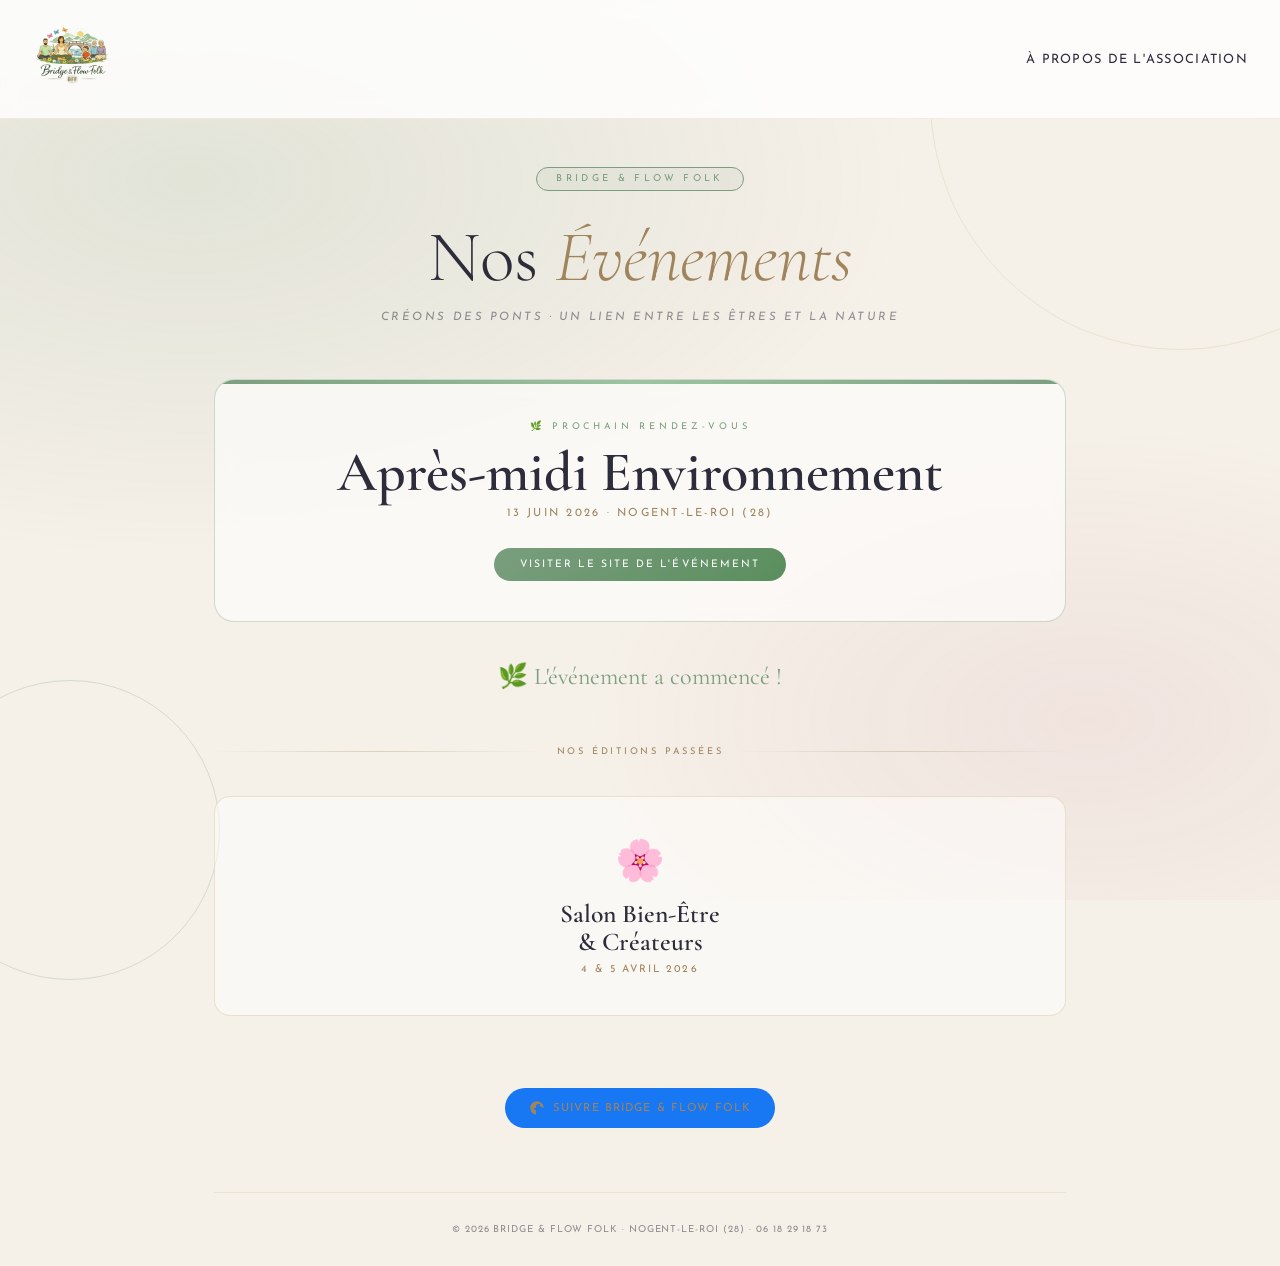
<file: entree.html>
<!DOCTYPE html>
<html lang="fr">
<head>
  <meta charset="UTF-8" />
  <meta name="viewport" content="width=device-width, initial-scale=1.0" />

  <title>Nos Événements · Nogent-le-Roi | Bridge & Flow Folk</title>
  <meta name="description" content="Découvrez les événements organisés par Bridge & Flow Folk à Nogent-le-Roi : Après-midi environnement, Salon Bien-Être, et bien plus.">
  <meta name="robots" content="index, follow">
  <link rel="canonical" href="https://bridgeflowfolk.github.io/" />
  
  <meta property="og:title" content="✨ Nos Événements · Bridge & Flow Folk" />
  <meta property="og:description" content="Le portail de nos événements intergénérationnels à Nogent-le-Roi. Retrouvez nos prochaines dates et nos éditions passées." />
  <meta property="og:type" content="website" />
  <meta property="og:url" content="https://bridgeflowfolk.github.io/" />
  <meta property="og:image" content="https://bridgeflowfolk.github.io/preview.jpg" />

  <link rel="preconnect" href="https://fonts.googleapis.com" />
  <link rel="preconnect" href="https://fonts.gstatic.com" crossorigin />
  <link href="https://fonts.googleapis.com/css2?family=Cormorant+Garamond:ital,wght@0,300;0,400;0,600;1,300;1,400&family=Josefin+Sans:wght@200;300;400&display=swap" rel="stylesheet" />

  <link rel="stylesheet" href="commun.css" />

  <style>
    /* ════════════════════════════════════════
       VARIABLES & BASE
    ════════════════════════════════════════ */
    :root {
      --or:    #C9A96E;
      --sauge: #7A9E7E;
      --lotus: #C9857A;
      --nuit:  #2C2C3A;
      --terre: #A0845C;
    }

    /* ════════════════════════════════════════
       NAVIGATION MINIMALISTE
    ════════════════════════════════════════ */
    .nav-principale {
      display: flex;
      justify-content: space-between;
      align-items: center;
      padding: 1rem 2rem;
      background: rgba(255, 255, 255, 0.8);
      backdrop-filter: blur(10px);
      position: sticky;
      top: 0;
      z-index: 100;
      border-bottom: 1px solid rgba(201,169,110,0.2);
    }
    .nav-liens {
      display: flex;
      gap: 2rem;
    }
    .nav-liens a {
      font-family: 'Josefin Sans', sans-serif;
      text-decoration: none;
      color: var(--nuit);
      text-transform: uppercase;
      font-size: 0.8rem;
      letter-spacing: 0.1em;
      transition: color 0.3s;
    }
    .nav-liens a:hover {
      color: var(--terre);
    }

    /* ════════════════════════════════════════
       HERO PORTAIL
    ════════════════════════════════════════ */
    .hero-teasing {
      text-align: center;
      padding: 3rem 0 1rem;
      opacity: 0;
      animation: glisser-haut 0.9s ease forwards 0.2s;
    }
    .hero-teasing .edition-badge {
      display: inline-block;
      font-family: 'Josefin Sans', sans-serif;
      font-size: 0.6rem;
      letter-spacing: 0.35em;
      text-transform: uppercase;
      color: var(--sauge);
      border: 1px solid var(--sauge);
      padding: 0.4rem 1.2rem;
      border-radius: 100px;
      margin-bottom: 1.8rem;
      background: rgba(122,158,126,0.08);
    }
    .hero-teasing h1 {
      font-family: 'Cormorant Garamond', serif;
      font-weight: 300;
      font-size: clamp(3rem, 10vw, 4.5rem);
      line-height: 1.05;
      color: var(--nuit);
      margin: 0 0 0.5rem;
    }
    .hero-teasing h1 em {
      font-style: italic;
      color: var(--terre);
    }
    .hero-teasing .hero-sub {
      font-family: 'Josefin Sans', sans-serif;
      font-size: 0.72rem;
      letter-spacing: 0.22em;
      text-transform: uppercase;
      color: rgba(44,44,58,0.5);
      margin-bottom: 2.5rem;
    }

    /* ════════════════════════════════════════
       PROCHAIN ÉVÉNEMENT (JUIN)
    ════════════════════════════════════════ */
    .annonce-juin {
      background: rgba(255,255,255,0.6);
      border: 1px solid rgba(122,158,126,0.35); /* Bordure un peu plus verte pour l'environnement */
      border-radius: 20px;
      backdrop-filter: blur(10px);
      padding: 2.5rem 2rem;
      text-align: center;
      position: relative;
      overflow: hidden;
      margin-bottom: 2.5rem;
      opacity: 0;
      animation: glisser-haut 0.9s ease forwards 0.4s;
    }
    .annonce-juin::before {
      content: '';
      position: absolute;
      top: 0; left: 0; right: 0; height: 4px;
      background: linear-gradient(to right, var(--sauge), #9dc4a1, var(--sauge));
    }
    .annonce-juin .prochaine-label {
      font-family: 'Josefin Sans', sans-serif;
      font-size: 0.58rem;
      letter-spacing: 0.4em;
      text-transform: uppercase;
      color: var(--sauge);
      margin-bottom: 0.8rem;
      display: block;
    }
    .annonce-juin .titre-event {
      font-family: 'Cormorant Garamond', serif;
      font-size: clamp(2rem, 7vw, 3.5rem);
      font-weight: 600;
      color: var(--nuit);
      line-height: 1;
      margin-bottom: 0.5rem;
    }
    .annonce-juin .lieu-juin {
      font-family: 'Josefin Sans', sans-serif;
      font-size: 0.7rem;
      letter-spacing: 0.2em;
      text-transform: uppercase;
      color: var(--terre);
      margin-bottom: 1.8rem;
    }
    .pastille-lien {
      display: inline-block;
      background: linear-gradient(135deg, var(--sauge), #5a8e5e);
      color: #fff;
      font-family: 'Josefin Sans', sans-serif;
      font-size: 0.65rem;
      letter-spacing: 0.2em;
      text-transform: uppercase;
      padding: 0.7rem 1.6rem;
      border-radius: 100px;
      text-decoration: none;
      transition: transform 0.3s, box-shadow 0.3s;
    }
    .pastille-lien:hover {
      transform: translateY(-2px);
      box-shadow: 0 8px 20px rgba(122,158,126,0.3);
    }

    /* ════════════════════════════════════════
       COMPTE À REBOURS
    ════════════════════════════════════════ */
    .timer-section {
      opacity: 0;
      animation: glisser-haut 0.8s ease forwards 0.6s;
      margin-bottom: 3.5rem;
    }
    .timer-label {
      text-align: center;
      font-family: 'Josefin Sans', sans-serif;
      font-size: 0.6rem;
      letter-spacing: 0.3em;
      text-transform: uppercase;
      color: var(--terre);
      margin-bottom: 1.2rem;
    }
    .timer {
      display: grid;
      grid-template-columns: repeat(4, 1fr);
      gap: 0.9rem;
    }
    .bloc-temps {
      background: rgba(255,255,255,0.55);
      border: 1px solid rgba(122,158,126,0.3); /* Accordé avec l'event */
      border-radius: 14px;
      padding: 1.5rem 0.5rem 1.2rem;
      text-align: center;
      backdrop-filter: blur(8px);
      position: relative;
      overflow: hidden;
      transition: transform 0.3s, box-shadow 0.3s;
    }
    .bloc-temps::before {
      content: '';
      position: absolute;
      top: 0; left: 0; right: 0; height: 3px;
      background: linear-gradient(to right, var(--sauge), #5a8e5e);
    }
    .bloc-temps:hover { transform: translateY(-4px); box-shadow: 0 12px 30px rgba(122,158,126,0.15); }
    .nombre {
      font-family: 'Cormorant Garamond', serif;
      font-weight: 300;
      font-size: clamp(2.5rem, 6vw, 4rem);
      line-height: 1;
      color: var(--nuit);
      display: block;
    }
    .unite {
      font-size: 0.58rem;
      letter-spacing: 0.25em;
      text-transform: uppercase;
      color: var(--terre);
      margin-top: 0.4rem;
      display: block;
      font-family: 'Josefin Sans', sans-serif;
    }

    /* ════════════════════════════════════════
       SÉPARATEUR
    ════════════════════════════════════════ */
    .sep-editions {
      display: flex;
      align-items: center;
      gap: 1rem;
      margin: 2.5rem 0;
      opacity: 0;
      animation: glisser-haut 0.8s ease forwards 0.8s;
    }
    .sep-editions::before,
    .sep-editions::after {
      content: '';
      flex: 1;
      height: 1px;
      background: linear-gradient(to right, transparent, rgba(160,132,92,0.3), transparent);
    }
    .sep-editions span {
      font-family: 'Josefin Sans', sans-serif;
      font-size: 0.58rem;
      letter-spacing: 0.3em;
      text-transform: uppercase;
      color: var(--terre);
      white-space: nowrap;
    }

    /* ════════════════════════════════════════
       GRILLE VIGNETTES ÉVÉNEMENTS PASSÉS
    ════════════════════════════════════════ */
    .grille-evenements {
      display: grid;
      grid-template-columns: repeat(auto-fit, minmax(280px, 1fr));
      gap: 1.5rem;
      margin-bottom: 3rem;
      opacity: 0;
      animation: glisser-haut 0.8s ease forwards 1s;
    }
    .carte-event {
      display: flex;
      flex-direction: column;
      align-items: center;
      justify-content: center;
      background: rgba(255,255,255,0.5);
      border: 1px solid rgba(201,169,110,0.3);
      border-radius: 16px;
      backdrop-filter: blur(8px);
      padding: 2.5rem 1.5rem;
      text-decoration: none;
      color: var(--nuit);
      transition: transform 0.3s, box-shadow 0.3s, background 0.3s;
      position: relative;
      overflow: hidden;
    }
    .carte-event::before {
      content: '';
      position: absolute;
      top: 0; left: 0; right: 0; height: 3px;
      background: linear-gradient(to right, var(--lotus), var(--or), var(--lotus));
      opacity: 0;
      transition: opacity 0.3s;
    }
    .carte-event:hover {
      transform: translateY(-5px);
      box-shadow: 0 15px 35px rgba(160,132,92,0.15);
      background: rgba(255,255,255,0.85);
    }
    .carte-event:hover::before {
      opacity: 1;
    }
    .ce-emoji {
      font-size: 2.5rem;
      margin-bottom: 1rem;
    }
    .ce-titre {
      font-family: 'Cormorant Garamond', serif;
      font-size: 1.6rem;
      font-weight: 600;
      text-align: center;
      margin-bottom: 0.5rem;
      line-height: 1.1;
    }
    .ce-date {
      font-family: 'Josefin Sans', sans-serif;
      font-size: 0.65rem;
      letter-spacing: 0.2em;
      text-transform: uppercase;
      color: var(--terre);
    }

    /* ════════════════════════════════════════
       FOOTER & DECO
    ════════════════════════════════════════ */
    .footer-bloc {
      text-align: center;
      opacity: 0;
      animation: glisser-haut 0.8s ease forwards 1.2s;
      padding-bottom: 2rem;
    }
    .deco { position: fixed; border-radius: 50%; pointer-events: none; z-index: -1; }
    .deco-1 { width: 500px; height: 500px; top: -150px; right: -150px; border: 1px solid rgba(201,169,110,0.2); }
    .deco-2 { width: 300px; height: 300px; bottom: -80px; left: -80px; border: 1px solid rgba(122,158,126,0.25); }

    /* ════════════════════════════════════════
       RESPONSIVE
    ════════════════════════════════════════ */
    @media (max-width: 480px) {
      .timer { grid-template-columns: repeat(2, 1fr); }
      .nav-principale { flex-direction: column; gap: 1rem; }
    }
    
    @keyframes glisser-haut {
      from { opacity: 0; transform: translateY(20px); }
      to { opacity: 1; transform: translateY(0); }
    }
  </style>
</head>
<body>

  <div class="deco deco-1"></div>
  <div class="deco deco-2"></div>

  <nav class="nav-principale">
    <a href="index.html" class="nav-logo">
      <img src="logo-sansFond.png"
           alt="Logo Bridge & Flow Folk"
           style="width:80px;height:80px;object-fit:contain;flex-shrink:0;" />
    </a>
    <div class="nav-liens">
      <a href="apropos.html">À propos de l'association</a>
    </div>
  </nav>

  <main style="max-width: 900px; margin: 0 auto; padding: 0 1.5rem;">

    <div class="hero-teasing">
      <span class="edition-badge">Bridge &amp; Flow Folk</span>
      <h1>Nos <em>Événements</em></h1>
      <p class="hero-sub">Créons des ponts · Un lien entre les êtres et la nature</p>
    </div>

    <div class="annonce-juin">
      <span class="prochaine-label">🌿 Prochain Rendez-vous</span>
      <div class="titre-event">Après-midi Environnement</div>
      <div class="lieu-juin">13 Juin 2026 · Nogent-le-Roi (28)</div>
      
      <a href="https://bridgeflowfolk.github.io/Environnement-Juin2026/" class="pastille-lien">Visiter le site de l'événement</a>
    </div>

    <div class="timer-section">
      <p class="timer-label" id="timer-label">L'événement commence dans</p>
      <div class="timer" id="timer">
        <div class="bloc-temps"><span class="nombre" id="jours">00</span><span class="unite">Jours</span></div>
        <div class="bloc-temps"><span class="nombre" id="heures">00</span><span class="unite">Heures</span></div>
        <div class="bloc-temps"><span class="nombre" id="minutes">00</span><span class="unite">Minutes</span></div>
        <div class="bloc-temps"><span class="nombre" id="secondes">00</span><span class="unite">Secondes</span></div>
      </div>
    </div>

    <div class="sep-editions">
      <span>Nos Éditions Passées</span>
    </div>

    <div class="grille-evenements">
      <a href="https://bridgeflowfolk.github.io/Salon/" class="carte-event">
        <span class="ce-emoji">🌸</span>
        <div class="ce-titre">Salon Bien-Être<br>&amp; Créateurs</div>
        <div class="ce-date">4 &amp; 5 Avril 2026</div>
      </a>
      
      </div>

    <div class="footer-bloc">
      <a class="fb-lien"
         href="https://www.facebook.com/people/Bridge-Flow-Folk-BFF/61587252715739/"
         target="_blank"
         rel="noopener noreferrer"
         style="text-decoration:none; color:var(--terre); font-family:'Josefin Sans', sans-serif; font-size:0.7rem; text-transform:uppercase; letter-spacing:0.1em; display:inline-flex; align-items:center; gap:0.5rem; margin-bottom:1rem;">
        <svg xmlns="http://www.w3.org/2000/svg" viewBox="0 0 24 24" fill="currentColor" width="16" height="16">
          <path d="M22 12c0-5.523-4.477-10-10-10S2 6.477 2 12c0 4.991 3.657 9.128 8.438 9.878v-6.987H7.898V12h2.54V9.797c0-2.506 1.492-3.89 3.777-3.89 1.094 0 2.238.195 2.238.195v2.46h-1.26c-1.243 0-1.63 1.562V12h2.773l-.443 2.89h-2.33v6.988C18.343 21.128 22 16.991 22 12z"/>
        </svg>
        Suivre Bridge &amp; Flow Folk
      </a>
      <footer style="font-family:'Josefin Sans', sans-serif; font-size:0.6rem; color:rgba(44,44,58,0.5); letter-spacing:0.1em;">© 2026 Bridge &amp; Flow Folk · Nogent-le-Roi (28) · 06 18 29 18 73</footer>
    </div>

  </main>

  <script>
    // ── Compte à rebours vers le 13 juin 2026 ──────────────────────
    const DEBUT_JUIN = new Date("2026-06-13T10:00:00").getTime();

    const elTimer = document.getElementById("timer");
    const elLabel = document.getElementById("timer-label");

    function pad(n) { return String(n).padStart(2, "0"); }

    function maj() {
      const now = Date.now();
      const d   = DEBUT_JUIN - now;

      if (d <= 0) {
        // Le salon est passé ou en cours
        elLabel.style.display = "none";
        elTimer.innerHTML = '<p style="text-align:center; font-family:\'Cormorant Garamond\', serif; font-size:1.5rem; color:var(--sauge); grid-column:1/-1;">🌿 L\'événement a commencé !</p>';
        clearInterval(intervalle);
        return;
      }

      document.getElementById("jours").textContent    = pad(Math.floor(d / 86400000));
      document.getElementById("heures").textContent   = pad(Math.floor((d % 86400000) / 3600000));
      document.getElementById("minutes").textContent  = pad(Math.floor((d % 3600000) / 60000));
      document.getElementById("secondes").textContent = pad(Math.floor((d % 60000) / 1000));
    }

    const intervalle = setInterval(maj, 1000);
    maj();

    // ── Pétales (feuilles/nature pour coller au thème) ─────────────
    // J'ai remplacé les fleurs par un mix de fleurs et de feuilles
    const PETALES = ["🌿", "🍃", "🌸", "🌱", "🌼"];
    const fragment = document.createDocumentFragment();
    for (let i = 0; i < 10; i++) {
      const e = document.createElement("div");
      // Ajout en inline style pour le mouvement simple (nécessite la classe petale dans commun.css)
      e.style.position = "fixed";
      e.style.top = "-50px";
      e.style.zIndex = "-1";
      e.style.opacity = "0.4";
      e.style.userSelect = "none";
      e.style.pointerEvents = "none";
      
      e.textContent = PETALES[Math.floor(Math.random() * PETALES.length)];
      const t = Math.random() * 0.8 + 0.6;
      e.style.left = `${Math.random()*100}%`;
      e.style.fontSize = `${t}rem`;
      e.style.animation = `glisser-bas ${Math.random()*15+12}s linear infinite ${Math.random()*15}s`;
      
      // Injection de l'animation clef en dynamique si elle n'est pas dans commun.css
      let styleSheet = document.styleSheets[0];
      let keyframes = `@keyframes glisser-bas { 
        0% { transform: translateY(-10vh) rotate(0deg); opacity:0; } 
        10% { opacity: 0.6; }
        90% { opacity: 0.6; }
        100% { transform: translateY(110vh) rotate(360deg); opacity:0; } 
      }`;
      try { styleSheet.insertRule(keyframes, styleSheet.cssRules.length); } catch(e){}
      
      fragment.appendChild(e);
    }
    document.body.appendChild(fragment);
  </script>

</body>
</html>
</file>
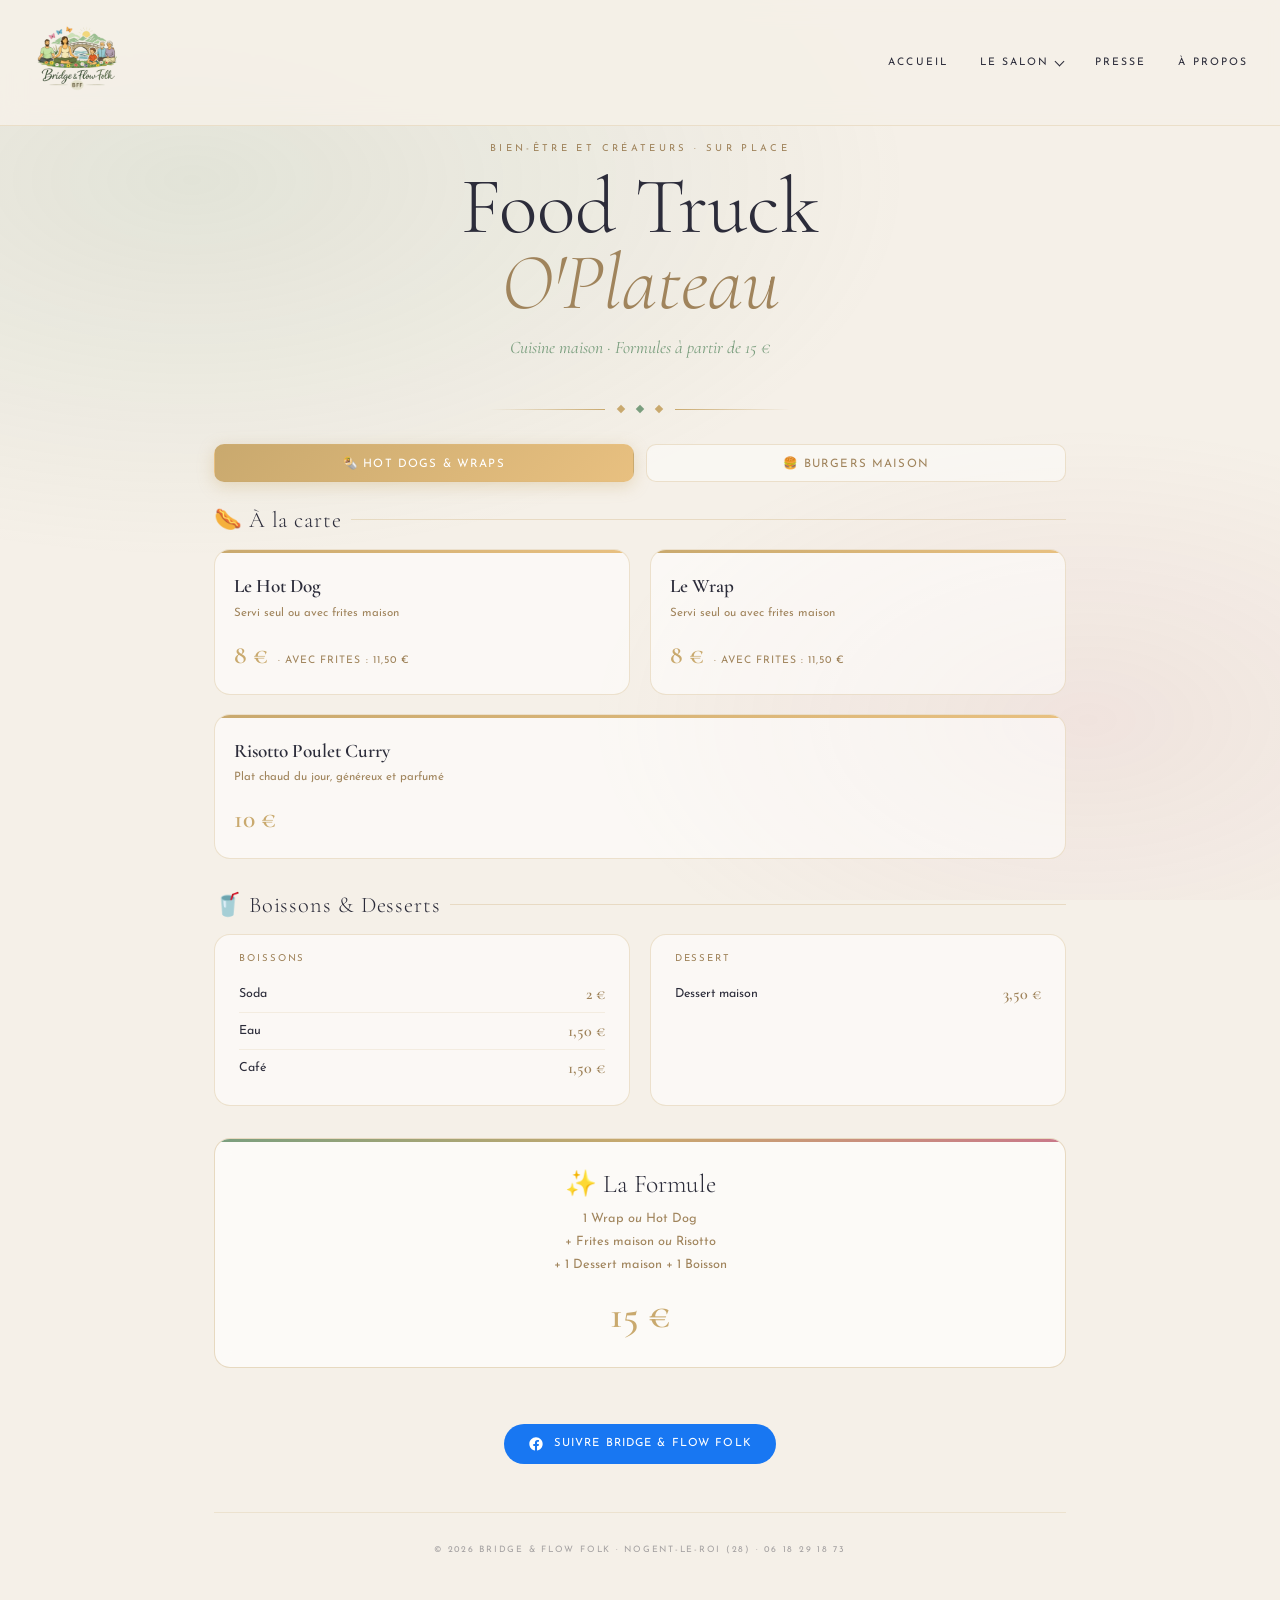
<file: foodtruck.html>
<!DOCTYPE html>
<html lang="fr">
<head>
  <meta charset="UTF-8" />
  <meta name="viewport" content="width=device-width, initial-scale=1.0" />
  <title>Food Truck — Bien-Être et Créateurs</title>
  <link rel="preconnect" href="https://fonts.googleapis.com" />
  <link href="https://fonts.googleapis.com/css2?family=Cormorant+Garamond:ital,wght@0,300;0,400;0,600;1,300;1,400&family=Josefin+Sans:wght@200;300;400&display=swap" rel="stylesheet" />
  <link rel="stylesheet" href="commun.css" />
  <style>
    /* ── Grille principale ─────────────────────────── */
    .ft-section {
      margin-bottom: 2rem;
      opacity: 0;
      animation: glisser-haut 0.7s ease forwards;
    }

    .ft-section-titre {
      font-family: 'Cormorant Garamond', serif;
      font-size: 1.4rem; font-weight: 300;
      color: var(--nuit); letter-spacing: 0.04em;
      margin-bottom: 1rem;
      display: flex; align-items: center; gap: 0.6rem;
    }
    .ft-section-titre::after {
      content: ''; flex: 1;
      height: 1px; background: rgba(201,169,110,0.3);
    }

    /* ── Cartes plat ───────────────────────────────── */
    .ft-grille {
      display: grid;
      grid-template-columns: repeat(2, 1fr);
      gap: 1.2rem;
    }
    .ft-grille.triple {
      grid-template-columns: repeat(3, 1fr);
    }

    .ft-carte {
      background: rgba(255,255,255,0.55);
      border: 1px solid rgba(201,169,110,0.3);
      border-radius: 16px; padding: 1.5rem 1.2rem;
      backdrop-filter: blur(8px);
      position: relative; overflow: hidden;
      transition: transform 0.3s, box-shadow 0.3s;
    }
    .ft-carte:hover { transform: translateY(-4px); box-shadow: 0 16px 40px rgba(160,132,92,0.15); }
    .ft-carte::before {
      content: ''; position: absolute;
      top: 0; left: 0; right: 0; height: 3px;
      background: linear-gradient(to right, var(--or), #e8c080);
    }
    .ft-carte.vert::before {
      background: linear-gradient(to right, var(--sauge), #90c090);
    }

    .ft-carte-nom {
      font-family: 'Cormorant Garamond', serif;
      font-size: 1.2rem; font-weight: 600;
      color: var(--nuit); margin-bottom: 0.4rem;
    }
    .ft-carte-desc {
      font-size: 0.72rem; color: var(--terre);
      line-height: 1.55; margin-bottom: 1rem;
    }
    .ft-carte-prix {
      font-family: 'Cormorant Garamond', serif;
      font-size: 1.6rem; font-weight: 600;
      color: var(--or);
    }
    .ft-carte-prix-detail {
      font-size: 0.65rem; letter-spacing: 0.1em;
      text-transform: uppercase; color: var(--terre);
      margin-left: 0.3rem;
    }

    /* ── Bloc formule ──────────────────────────────── */
    .ft-formule {
      background: rgba(255,255,255,0.65);
      border: 1px solid rgba(201,169,110,0.4);
      border-radius: 16px; padding: 1.8rem 2rem;
      backdrop-filter: blur(8px);
      position: relative; overflow: hidden;
      text-align: center;
      opacity: 0; animation: glisser-haut 0.7s ease forwards;
    }
    .ft-formule::before {
      content: ''; position: absolute;
      top: 0; left: 0; right: 0; height: 3px;
      background: linear-gradient(to right, var(--sauge), var(--or), var(--lotus));
    }
    .ft-formule-titre {
      font-family: 'Cormorant Garamond', serif;
      font-size: 1.6rem; font-weight: 300;
      color: var(--nuit); margin-bottom: 0.5rem;
    }
    .ft-formule-contenu {
      font-size: 0.8rem; color: var(--terre);
      line-height: 1.8; margin-bottom: 1rem;
    }
    .ft-formule-prix {
      font-family: 'Cormorant Garamond', serif;
      font-size: 2.4rem; font-weight: 600;
      color: var(--or);
    }

    /* ── Boissons & dessert ────────────────────────── */
    .ft-extras {
      display: grid;
      grid-template-columns: 1fr 1fr;
      gap: 1.2rem;
    }

    .ft-extra-bloc {
      background: rgba(255,255,255,0.55);
      border: 1px solid rgba(201,169,110,0.3);
      border-radius: 16px; padding: 1.2rem 1.5rem;
      backdrop-filter: blur(8px);
    }
    .ft-extra-titre {
      font-size: 0.6rem; letter-spacing: 0.2em;
      text-transform: uppercase; color: var(--terre);
      margin-bottom: 0.8rem; display: block;
    }
    .item-liste { list-style: none; }
    .item-liste li {
      display: flex; justify-content: space-between; align-items: center;
      padding: 0.5rem 0;
      border-bottom: 1px solid rgba(201,169,110,0.15);
      font-size: 0.78rem;
    }
    .item-liste li:last-child { border-bottom: none; }
    .item-nom { color: var(--nuit); }
    .item-prix {
      font-family: 'Cormorant Garamond', serif;
      font-size: 1rem; color: var(--terre); font-weight: 600;
    }

    /* ── Tabs menu (Carte 1 / Carte 2) ────────────── */
    .ft-tabs {
      display: flex; gap: 0.8rem;
      margin-bottom: 1.5rem;
    }
    .ft-tab {
      flex: 1; padding: 0.7rem 1rem;
      background: rgba(255,255,255,0.45);
      border: 1px solid rgba(201,169,110,0.3);
      border-radius: 10px;
      font-family: 'Josefin Sans', sans-serif;
      font-size: 0.72rem; letter-spacing: 0.1em;
      text-transform: uppercase; color: var(--terre);
      cursor: pointer; transition: all 0.25s;
      text-align: center;
    }
    .ft-tab.actif {
      background: linear-gradient(135deg, var(--or), #e8c080);
      color: #fff; border-color: transparent;
      box-shadow: 0 4px 16px rgba(201,169,110,0.35);
    }
    .ft-menu-panel { display: none; }
    .ft-menu-panel.visible { display: block; }

    @media(max-width: 600px) {
      .ft-grille, .ft-grille.triple, .ft-extras {
        grid-template-columns: 1fr;
      }
    }
  </style>
</head>
<body>
  <nav class="nav-principale">
    <a href="index.html" class="nav-logo"><img 
			src="logo-sansFond.png" 
			alt="Logo Bridge & Flow Folk" 
			style="width:90px; height:90px; object-fit:contain; flex-shrink:0; margin-right:8px;"
		  /></a>

    <!-- Nav desktop -->
    <div class="nav-liens">
      <a href="index.html">Accueil</a>

      <!-- Dropdown "Le Salon" -->
      <div class="nav-groupe" id="groupe-salon">
        <button class="nav-groupe-btn" id="btn-salon" aria-expanded="false" aria-haspopup="true">
          Le Salon <span class="chevron" aria-hidden="true"></span>
        </button>
        <div class="nav-dropdown" id="dropdown-salon" role="menu">
          <a href="programme.html" role="menuitem">Programme</a>
          <a href="tombola.html" role="menuitem">Tombola</a>
          <a href="buvette.html" role="menuitem">Buvette</a>
          <a href="foodtruck.html" role="menuitem">Food truck</a>
		  <a href="galerie.html" role="menuitem">Galerie</a>
          <a href="savon.html" role="menuitem">Savons</a>
        </div>
      </div>

      <a href="presse.html">Presse</a>
      <a href="apropos.html">À propos</a>
    </div>

    <!-- Burger mobile (même id que index.html) -->
    <button class="nav-burger" onclick="toggleMenu()" aria-label="Ouvrir le menu">☰</button>
  </nav>

  <!-- Nav mobile dépliable -->
  <nav class="nav-mobile" id="navMobile" aria-label="Menu mobile">
    <a href="index.html">🏠 Accueil</a>
    <a href="programme.html">📅 Programme</a>
    <a href="tombola.html">🎟 Tombola</a>
    <a href="buvette.html">☕ Buvette</a>
    <a href="foodtruck.html" class="actif">🚚 Food truck</a>
    <a href="savon.html">🧼 Savons</a>
	<a href="galerie.html">📸 Galerie</a>
    <a href="presse.html">📰 Presse</a>
    <a href="apropos.html">🌿 À propos</a>
  </nav>

  <main>
    <div class="hero anime" style="animation-delay:0.2s">
      <span class="hero-tag">Bien-Être et Créateurs · Sur place</span>
      <h1>Food Truck<br><em>O'Plateau</em></h1>
      <p class="hero-sub">Cuisine maison · Formules à partir de 15 €</p>
    </div>

    <div class="sep">
      <div class="sep-l"></div>
      <div class="sep-d"></div>
      <div class="sep-d" style="background:var(--sauge)"></div>
      <div class="sep-d"></div>
      <div class="sep-r"></div>
    </div>

    <!-- Tabs -->
    <div class="ft-tabs">
      <button class="ft-tab actif" onclick="afficherMenu('carte1', this)">🌯 Hot Dogs & Wraps</button>
      <button class="ft-tab" onclick="afficherMenu('carte2', this)">🍔 Burgers maison</button>
    </div>

    <!-- ══ CARTE 1 : Hot Dogs, Wraps, Risotto ══ -->
    <div id="carte1" class="ft-menu-panel visible">

      <div class="ft-section" style="animation-delay:0.4s">
        <div class="ft-section-titre">🌭 À la carte</div>
        <div class="ft-grille">

          <div class="ft-carte">
            <div class="ft-carte-nom">Le Hot Dog</div>
            <div class="ft-carte-desc">Servi seul ou avec frites maison</div>
            <div>
              <span class="ft-carte-prix">8 €</span>
              <span class="ft-carte-prix-detail">· avec frites : 11,50 €</span>
            </div>
          </div>

          <div class="ft-carte">
            <div class="ft-carte-nom">Le Wrap</div>
            <div class="ft-carte-desc">Servi seul ou avec frites maison</div>
            <div>
              <span class="ft-carte-prix">8 €</span>
              <span class="ft-carte-prix-detail">· avec frites : 11,50 €</span>
            </div>
          </div>

          <div class="ft-carte" style="grid-column: 1 / -1;">
            <div class="ft-carte-nom">Risotto Poulet Curry</div>
            <div class="ft-carte-desc">Plat chaud du jour, généreux et parfumé</div>
            <div>
              <span class="ft-carte-prix">10 €</span>
            </div>
          </div>

        </div>
      </div>

      <!-- Extras -->
      <div class="ft-section" style="animation-delay:0.55s">
        <div class="ft-section-titre">🥤 Boissons & Desserts</div>
        <div class="ft-extras">
          <div class="ft-extra-bloc">
            <span class="ft-extra-titre">Boissons</span>
            <ul class="item-liste">
              <li><span class="item-nom">Soda</span><span class="item-prix">2 €</span></li>
              <li><span class="item-nom">Eau</span><span class="item-prix">1,50 €</span></li>
              <li><span class="item-nom">Café</span><span class="item-prix">1,50 €</span></li>
            </ul>
          </div>
          <div class="ft-extra-bloc">
            <span class="ft-extra-titre">Dessert</span>
            <ul class="item-liste">
              <li><span class="item-nom">Dessert maison</span><span class="item-prix">3,50 €</span></li>
            </ul>
          </div>
        </div>
      </div>

      <!-- Formule -->
      <div class="ft-formule" style="animation-delay:0.7s; margin-top:1.5rem;">
        <div class="ft-formule-titre">✨ La Formule</div>
        <div class="ft-formule-contenu">
          1 Wrap <em>ou</em> Hot Dog<br>
          + Frites maison <em>ou</em> Risotto<br>
          + 1 Dessert maison + 1 Boisson
        </div>
        <div class="ft-formule-prix">15 €</div>
      </div>

    </div>

    <!-- ══ CARTE 2 : Burgers ══ -->
    <div id="carte2" class="ft-menu-panel">

      <div class="ft-section" style="animation-delay:0.4s">
        <div class="ft-section-titre">🍔 Nos burgers · frites maison incluses · 12 €</div>
        <div class="ft-grille triple">

          <div class="ft-carte">
            <div class="ft-carte-nom">L'Emmental</div>
            <div class="ft-carte-desc">
              Steak de bœuf, emmental, oignons frits, lard grillé, salade,
              sauce maison (base mayo ail fumé, paprika fumé)
            </div>
            <div><span class="ft-carte-prix">12 €</span><span class="ft-carte-prix-detail">avec frites</span></div>
          </div>

          <div class="ft-carte">
            <div class="ft-carte-nom">Le Cheddar</div>
            <div class="ft-carte-desc">
              Steak de bœuf, cheddar, tomates, oignons rouges,
              salade, sauce barbecue
            </div>
            <div><span class="ft-carte-prix">12 €</span><span class="ft-carte-prix-detail">avec frites</span></div>
          </div>

          <div class="ft-carte vert">
            <div class="ft-carte-nom">Le Végétarien</div>
            <div class="ft-carte-desc">
              Galette de pomme de terre, cheddar, tomates, salade,
              sauce maison (base mayo ail fumé, paprika fumé)
            </div>
            <div><span class="ft-carte-prix">12 €</span><span class="ft-carte-prix-detail">avec frites</span></div>
          </div>

        </div>
      </div>

      <!-- Extras -->
      <div class="ft-section" style="animation-delay:0.55s">
        <div class="ft-section-titre">🥤 Boissons & Desserts</div>
        <div class="ft-extras">
          <div class="ft-extra-bloc">
            <span class="ft-extra-titre">Boissons</span>
            <ul class="item-liste">
              <li><span class="item-nom">Soda</span><span class="item-prix">2 €</span></li>
              <li><span class="item-nom">Eau</span><span class="item-prix">1,50 €</span></li>
              <li><span class="item-nom">Café</span><span class="item-prix">1,50 €</span></li>
            </ul>
          </div>
          <div class="ft-extra-bloc">
            <span class="ft-extra-titre">Dessert</span>
            <ul class="item-liste">
              <li><span class="item-nom">Dessert maison</span><span class="item-prix">3,50 €</span></li>
            </ul>
          </div>
        </div>
      </div>

      <!-- Formule -->
      <div class="ft-formule" style="animation-delay:0.7s; margin-top:1.5rem;">
        <div class="ft-formule-titre">✨ La Formule</div>
        <div class="ft-formule-contenu">
          1 Burger + Frites maison<br>
          + 1 Dessert maison + 1 Boisson
        </div>
        <div class="ft-formule-prix">15 €</div>
      </div>

    </div>

    <!-- Footer -->
    <div style="text-align:center; margin-top:2rem;" class="anime">
      <a class="fb-lien" href="https://www.facebook.com/people/Bridge-Flow-Folk-BFF/61587252715739/" target="_blank" rel="noopener">
        <svg xmlns="http://www.w3.org/2000/svg" viewBox="0 0 24 24" fill="currentColor" width="16" height="16">
          <path d="M22 12c0-5.523-4.477-10-10-10S2 6.477 2 12c0 4.991 3.657 9.128 8.438 9.878v-6.987H7.898V12h2.54V9.797c0-2.506 1.492-3.89 3.777-3.89 1.094 0 2.238.195 2.238.195v2.46h-1.26c-1.243 0-1.63.771-1.63 1.562V12h2.773l-.443 2.89h-2.33v6.988C18.343 21.128 22 16.991 22 12z"/>
        </svg>
        Suivre Bridge &amp; Flow Folk
      </a>
      <footer>© 2026 Bridge &amp; Flow Folk · Nogent-le-Roi (28) · 06 18 29 18 73</footer>
    </div>
  </main>

  <script>
    function toggleMenu() {
      document.getElementById("navMobile").classList.toggle("ouvert");
    }

    function afficherMenu(id, btn) {
      // Masquer tous les panels
      document.querySelectorAll('.ft-menu-panel').forEach(p => p.classList.remove('visible'));
      // Désactiver tous les tabs
      document.querySelectorAll('.ft-tab').forEach(t => t.classList.remove('actif'));
      // Activer le bon
      document.getElementById(id).classList.add('visible');
      btn.classList.add('actif');
    }
  </script>
  <!-- ── DROPDOWN "Le Salon" ── -->
  <script>
    const btnSalon    = document.getElementById("btn-salon");
    const ddSalon     = document.getElementById("dropdown-salon");

    btnSalon.addEventListener("click", function(e) {
      e.stopPropagation();
      const ouvert = ddSalon.classList.toggle("ouvert");
      btnSalon.classList.toggle("ouvert", ouvert);
      btnSalon.setAttribute("aria-expanded", ouvert);
    });

    // Fermeture au clic extérieur
    document.addEventListener("click", function() {
      ddSalon.classList.remove("ouvert");
      btnSalon.classList.remove("ouvert");
      btnSalon.setAttribute("aria-expanded", "false");
    });

    // Fermeture à Escape
    document.addEventListener("keydown", function(e) {
      if (e.key === "Escape") {
        ddSalon.classList.remove("ouvert");
        btnSalon.classList.remove("ouvert");
        btnSalon.setAttribute("aria-expanded", "false");
        btnSalon.focus();
      }
    });
  </script>

  <!-- ── ANIMATIONS AU SCROLL ── -->
  <script>
    const observer = new IntersectionObserver(
      (entries) => entries.forEach(entry => {
        if (entry.isIntersecting) {
          entry.target.style.animation = "glisser-haut 0.7s ease forwards";
          observer.unobserve(entry.target);
        }
      }),
      { threshold: 0.08 }
    );
    document.querySelectorAll(".anime").forEach(el => observer.observe(el));
  </script>
</body>
</html>
</file>
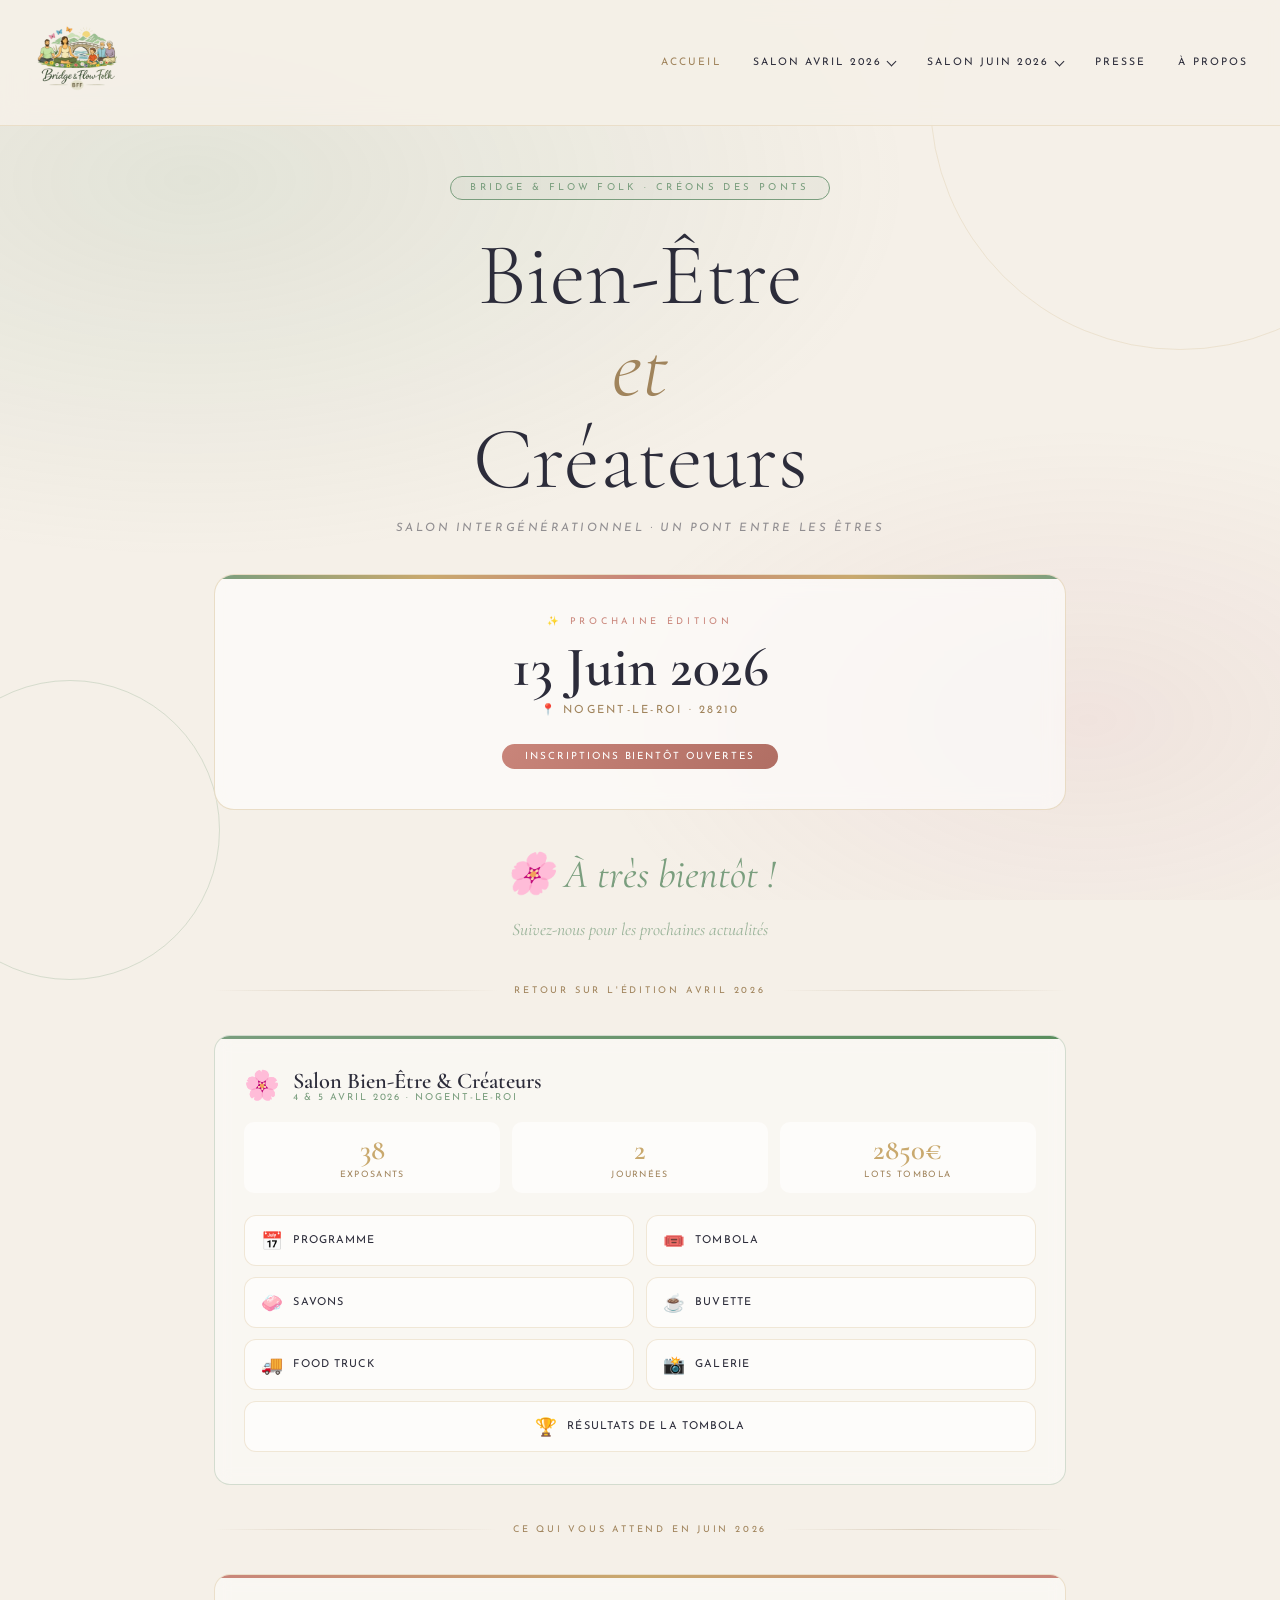
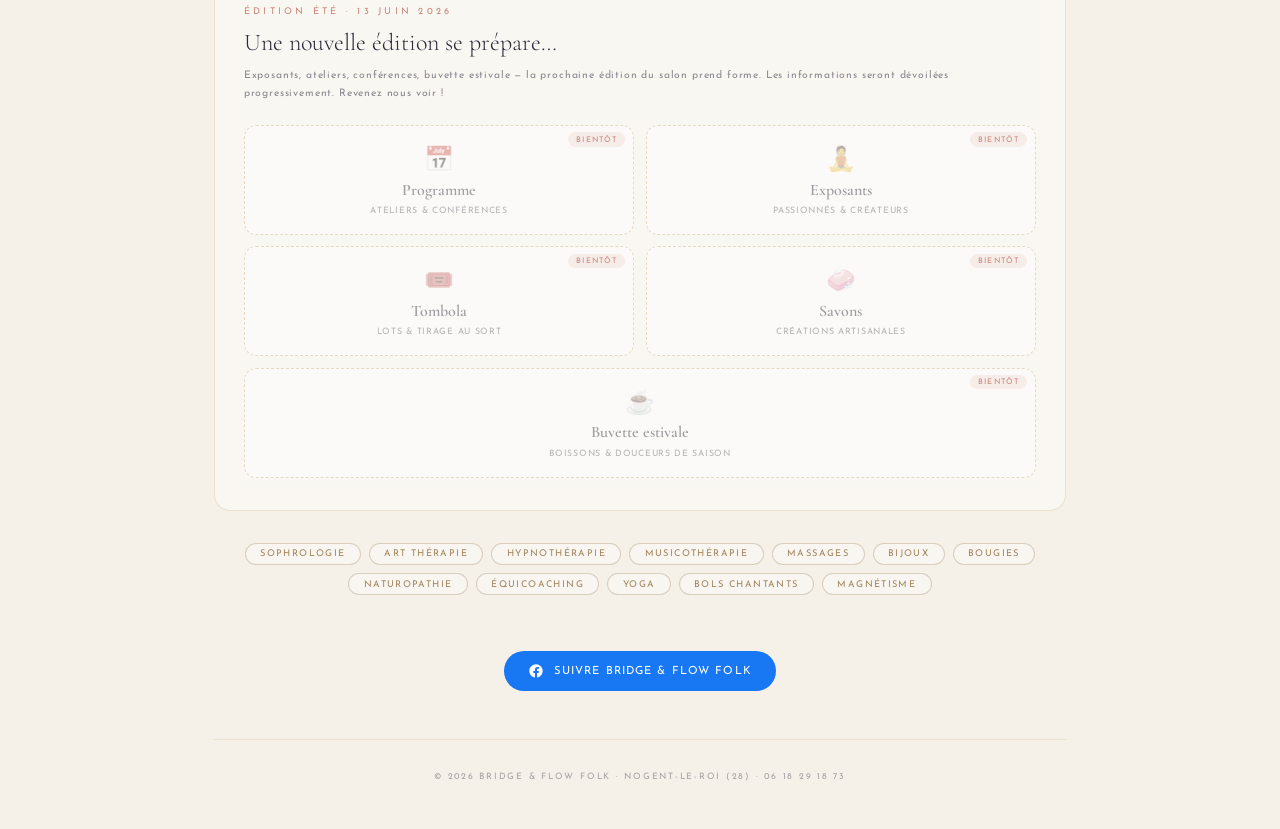
<file: futur.html>
<!DOCTYPE html>
<html lang="fr">
<head>
  <meta charset="UTF-8" />
  <meta name="viewport" content="width=device-width, initial-scale=1.0" />

  <!-- SEO -->
  <title>Salon Bien-Être & Créateurs — 13 Juin 2026 · Nogent-le-Roi | Bridge & Flow Folk</title>
  <meta name="description" content="Le prochain salon Bien-Être et Créateurs revient le 13 juin 2026 à Nogent-le-Roi. Découvrez l'édition d'avril 2026 et préparez-vous pour le rendez-vous de l'été. Entrée libre !">
  <meta name="robots" content="index, follow">
  <!--<link rel="canonical" href="https://bridgeflowfolk.github.io/Salon/" />-->
  <meta name="google-site-verification" content="DoJfMer3ESnNXdqjHvuCK0qN9JkDQuiEnxDygBVS-Bo" />

  <!-- Open Graph -->
  <meta property="og:title" content="✨ Salon Bien-Être — 13 Juin 2026 · Nogent-le-Roi" />
  <meta property="og:description" content="Bridge & Flow Folk prépare sa prochaine édition. Retrouvez le bilan d'avril et le teasing de juin." />
  <meta property="og:type" content="website" />
  <meta property="og:url" content="https://bridgeflowfolk.github.io/Salon/" />
  <meta property="og:image" content="https://bridgeflowfolk.github.io/Salon/preview.jpg" />
  <meta property="fb:app_id" content="966242223397117" />

  <!-- Twitter -->
  <meta name="twitter:card" content="summary_large_image">
  <meta name="twitter:title" content="Salon Bien-Être — 13 Juin 2026 · Nogent-le-Roi">
  <meta name="twitter:description" content="Bridge & Flow Folk · Le prochain rendez-vous intergénérationnel arrive bientôt.">
  <meta name="twitter:image" content="https://bridgeflowfolk.github.io/Salon/preview.jpg">

  <!-- Fonts -->
  <link rel="preconnect" href="https://fonts.googleapis.com" />
  <link rel="preconnect" href="https://fonts.gstatic.com" crossorigin />
  <link href="https://fonts.googleapis.com/css2?family=Cormorant+Garamond:ital,wght@0,300;0,400;0,600;1,300;1,400&family=Josefin+Sans:wght@200;300;400&display=swap" rel="stylesheet" />

  <!-- CSS commun -->
  <link rel="stylesheet" href="commun.css" />

  <!-- Structured Data : Organization -->
  <script type="application/ld+json">
  {
    "@context": "https://schema.org",
    "@type": "Organization",
    "name": "Bridge & Flow Folk",
    "url": "https://bridgeflowfolk.github.io/Salon/",
    "logo": "https://bridgeflowfolk.github.io/Salon/preview.jpg"
  }
  </script>

  <style>
    /* ════════════════════════════════════════
       VARIABLES & BASE
    ════════════════════════════════════════ */
    :root {
      --or:    #C9A96E;
      --sauge: #7A9E7E;
      --lotus: #C9857A;
      --nuit:  #2C2C3A;
      --terre: #A0845C;
    }

    /* ════════════════════════════════════════
       HERO TEASING
    ════════════════════════════════════════ */
    .hero-teasing {
      text-align: center;
      padding: 2rem 0 0;
      opacity: 0;
      animation: glisser-haut 0.9s ease forwards 0.2s;
    }
    .hero-teasing .edition-badge {
      display: inline-block;
      font-family: 'Josefin Sans', sans-serif;
      font-size: 0.6rem;
      letter-spacing: 0.35em;
      text-transform: uppercase;
      color: var(--sauge);
      border: 1px solid var(--sauge);
      padding: 0.4rem 1.2rem;
      border-radius: 100px;
      margin-bottom: 1.8rem;
      background: rgba(122,158,126,0.08);
    }
    .hero-teasing h1 {
      font-family: 'Cormorant Garamond', serif;
      font-weight: 300;
      font-size: clamp(3rem, 10vw, 5.5rem);
      line-height: 1.05;
      color: var(--nuit);
      margin: 0 0 0.5rem;
    }
    .hero-teasing h1 em {
      font-style: italic;
      color: var(--terre);
    }
    .hero-teasing .hero-sub {
      font-family: 'Josefin Sans', sans-serif;
      font-size: 0.72rem;
      letter-spacing: 0.22em;
      text-transform: uppercase;
      color: rgba(44,44,58,0.5);
      margin-bottom: 2.5rem;
    }

    /* ════════════════════════════════════════
       ANNONCE PRINCIPALE JUIN
    ════════════════════════════════════════ */
    .annonce-juin {
      background: rgba(255,255,255,0.6);
      border: 1px solid rgba(201,169,110,0.35);
      border-radius: 20px;
      backdrop-filter: blur(10px);
      padding: 2.5rem 2rem;
      text-align: center;
      position: relative;
      overflow: hidden;
      margin-bottom: 2.5rem;
      opacity: 0;
      animation: glisser-haut 0.9s ease forwards 0.4s;
    }
    .annonce-juin::before {
      content: '';
      position: absolute;
      top: 0; left: 0; right: 0; height: 4px;
      background: linear-gradient(to right, var(--sauge), var(--or), var(--lotus), var(--or), var(--sauge));
    }
    .annonce-juin .prochaine-label {
      font-family: 'Josefin Sans', sans-serif;
      font-size: 0.58rem;
      letter-spacing: 0.4em;
      text-transform: uppercase;
      color: var(--lotus);
      margin-bottom: 0.8rem;
      display: block;
    }
    .annonce-juin .date-juin {
      font-family: 'Cormorant Garamond', serif;
      font-size: clamp(2rem, 7vw, 3.5rem);
      font-weight: 600;
      color: var(--nuit);
      line-height: 1;
      margin-bottom: 0.5rem;
    }
    .annonce-juin .lieu-juin {
      font-family: 'Josefin Sans', sans-serif;
      font-size: 0.7rem;
      letter-spacing: 0.2em;
      text-transform: uppercase;
      color: var(--terre);
      margin-bottom: 1.8rem;
    }
    /* pastille "bientôt" */
    .pastille-soon {
      display: inline-block;
      background: linear-gradient(135deg, var(--lotus), #b06e63);
      color: #fff;
      font-family: 'Josefin Sans', sans-serif;
      font-size: 0.62rem;
      letter-spacing: 0.2em;
      text-transform: uppercase;
      padding: 0.5rem 1.4rem;
      border-radius: 100px;
    }

    /* ════════════════════════════════════════
       COMPTE À REBOURS JUIN
    ════════════════════════════════════════ */
    .timer-section {
      opacity: 0;
      animation: glisser-haut 0.8s ease forwards 0.6s;
      margin-bottom: 2.5rem;
    }
    .timer-label {
      text-align: center;
      font-family: 'Josefin Sans', sans-serif;
      font-size: 0.6rem;
      letter-spacing: 0.3em;
      text-transform: uppercase;
      color: var(--terre);
      margin-bottom: 1.2rem;
    }
    .timer {
      display: grid;
      grid-template-columns: repeat(4, 1fr);
      gap: 0.9rem;
    }
    .bloc-temps {
      background: rgba(255,255,255,0.55);
      border: 1px solid rgba(201,169,110,0.3);
      border-radius: 14px;
      padding: 1.5rem 0.5rem 1.2rem;
      text-align: center;
      backdrop-filter: blur(8px);
      position: relative;
      overflow: hidden;
      transition: transform 0.3s, box-shadow 0.3s;
    }
    .bloc-temps::before {
      content: '';
      position: absolute;
      top: 0; left: 0; right: 0; height: 3px;
      background: linear-gradient(to right, var(--sauge), var(--or), var(--lotus));
    }
    .bloc-temps:hover { transform: translateY(-4px); box-shadow: 0 12px 30px rgba(160,132,92,0.15); }
    .nombre {
      font-family: 'Cormorant Garamond', serif;
      font-weight: 300;
      font-size: clamp(2.5rem, 6vw, 4rem);
      line-height: 1;
      color: var(--nuit);
      display: block;
    }
    .unite {
      font-size: 0.58rem;
      letter-spacing: 0.25em;
      text-transform: uppercase;
      color: var(--terre);
      margin-top: 0.4rem;
      display: block;
      font-family: 'Josefin Sans', sans-serif;
    }

    /* ════════════════════════════════════════
       SÉPARATEUR ÉDITIONS
    ════════════════════════════════════════ */
    .sep-editions {
      display: flex;
      align-items: center;
      gap: 1rem;
      margin: 2.5rem 0;
      opacity: 0;
      animation: glisser-haut 0.8s ease forwards 0.8s;
    }
    .sep-editions::before,
    .sep-editions::after {
      content: '';
      flex: 1;
      height: 1px;
      background: linear-gradient(to right, transparent, rgba(160,132,92,0.3), transparent);
    }
    .sep-editions span {
      font-family: 'Josefin Sans', sans-serif;
      font-size: 0.58rem;
      letter-spacing: 0.3em;
      text-transform: uppercase;
      color: var(--terre);
      white-space: nowrap;
    }

    /* ════════════════════════════════════════
       BLOC RÉTROSPECTIVE AVRIL
    ════════════════════════════════════════ */
    .retro-bloc {
      background: rgba(255,255,255,0.45);
      border: 1px solid rgba(122,158,126,0.3);
      border-radius: 16px;
      backdrop-filter: blur(8px);
      padding: 2rem 1.8rem;
      margin-bottom: 2rem;
      position: relative;
      overflow: hidden;
      opacity: 0;
      animation: glisser-haut 0.8s ease forwards 1s;
    }
    .retro-bloc::before {
      content: '';
      position: absolute;
      top: 0; left: 0; right: 0; height: 3px;
      background: linear-gradient(to right, var(--sauge), #5a8e5e);
    }
    .retro-header {
      display: flex;
      align-items: center;
      gap: 0.8rem;
      margin-bottom: 1.2rem;
    }
    .retro-header .retro-emoji { font-size: 1.8rem; }
    .retro-header .retro-titre {
      font-family: 'Cormorant Garamond', serif;
      font-weight: 600;
      font-size: 1.4rem;
      color: var(--nuit);
      line-height: 1.1;
    }
    .retro-header .retro-date {
      font-family: 'Josefin Sans', sans-serif;
      font-size: 0.6rem;
      letter-spacing: 0.2em;
      text-transform: uppercase;
      color: var(--sauge);
    }
    .retro-stats {
      display: grid;
      grid-template-columns: repeat(3, 1fr);
      gap: 0.7rem;
      margin-bottom: 1.4rem;
    }
    .stat-item {
      text-align: center;
      background: rgba(255,255,255,0.6);
      border-radius: 10px;
      padding: 0.9rem 0.4rem;
    }
    .stat-nombre {
      font-family: 'Cormorant Garamond', serif;
      font-weight: 600;
      font-size: 1.8rem;
      color: var(--or);
      display: block;
      line-height: 1;
    }
    .stat-label {
      font-family: 'Josefin Sans', sans-serif;
      font-size: 0.55rem;
      letter-spacing: 0.15em;
      text-transform: uppercase;
      color: var(--terre);
      margin-top: 0.3rem;
      display: block;
    }
    /* nav grille pages avril */
    .nav-grille-retro {
      display: grid;
      grid-template-columns: repeat(2, 1fr);
      gap: 0.7rem;
    }
    .nav-carte-retro {
      display: flex;
      align-items: center;
      gap: 0.6rem;
      padding: 0.9rem 1rem;
      background: rgba(255,255,255,0.55);
      border: 1px solid rgba(201,169,110,0.25);
      border-radius: 12px;
      text-decoration: none;
      color: var(--nuit);
      font-family: 'Josefin Sans', sans-serif;
      font-size: 0.68rem;
      letter-spacing: 0.1em;
      text-transform: uppercase;
      transition: transform 0.25s, box-shadow 0.25s, background 0.25s;
    }
    .nav-carte-retro:hover {
      transform: translateY(-2px);
      box-shadow: 0 8px 20px rgba(160,132,92,0.15);
      background: rgba(255,255,255,0.8);
    }
    .nav-carte-retro .nc-emoji { font-size: 1.1rem; flex-shrink: 0; }

    /* ════════════════════════════════════════
       BLOC TEASING JUIN
    ════════════════════════════════════════ */
    .teasing-juin {
      background: rgba(255,255,255,0.45);
      border: 1px solid rgba(201,169,110,0.3);
      border-radius: 16px;
      backdrop-filter: blur(8px);
      padding: 2rem 1.8rem;
      margin-bottom: 2rem;
      position: relative;
      overflow: hidden;
      opacity: 0;
      animation: glisser-haut 0.8s ease forwards 1.1s;
    }
    .teasing-juin::before {
      content: '';
      position: absolute;
      top: 0; left: 0; right: 0; height: 3px;
      background: linear-gradient(to right, var(--lotus), var(--or), var(--lotus));
    }
    .teasing-juin .tj-label {
      font-family: 'Josefin Sans', sans-serif;
      font-size: 0.58rem;
      letter-spacing: 0.35em;
      text-transform: uppercase;
      color: var(--lotus);
      margin-bottom: 0.8rem;
      display: block;
    }
    .teasing-juin .tj-titre {
      font-family: 'Cormorant Garamond', serif;
      font-size: 1.5rem;
      font-weight: 300;
      color: var(--nuit);
      margin-bottom: 0.6rem;
      line-height: 1.2;
    }
    .teasing-juin .tj-desc {
      font-family: 'Josefin Sans', sans-serif;
      font-size: 0.65rem;
      letter-spacing: 0.08em;
      color: rgba(44,44,58,0.55);
      line-height: 1.7;
      margin-bottom: 1.4rem;
    }
    /* nav grille pages juin (fictives) */
    .nav-grille-juin {
      display: grid;
      grid-template-columns: repeat(2, 1fr);
      gap: 0.7rem;
    }
    .nav-carte-juin {
      display: flex;
      flex-direction: column;
      align-items: center;
      justify-content: center;
      gap: 0.4rem;
      padding: 1.2rem 0.8rem;
      background: rgba(255,255,255,0.4);
      border: 1px dashed rgba(201,169,110,0.4);
      border-radius: 12px;
      text-decoration: none;
      color: rgba(44,44,58,0.4);
      text-align: center;
      position: relative;
      cursor: default;
      transition: background 0.3s;
    }
    .nav-carte-juin::after {
      content: 'Bientôt';
      position: absolute;
      top: 0.4rem; right: 0.5rem;
      font-family: 'Josefin Sans', sans-serif;
      font-size: 0.48rem;
      letter-spacing: 0.15em;
      text-transform: uppercase;
      color: var(--lotus);
      background: rgba(201,133,122,0.12);
      padding: 0.2rem 0.5rem;
      border-radius: 100px;
    }
    .nav-carte-juin .ncj-emoji { font-size: 1.5rem; filter: grayscale(0.3); }
    .nav-carte-juin .ncj-titre {
      font-family: 'Cormorant Garamond', serif;
      font-size: 1rem;
      font-weight: 600;
      color: rgba(44,44,58,0.45);
    }
    .nav-carte-juin .ncj-desc {
      font-family: 'Josefin Sans', sans-serif;
      font-size: 0.55rem;
      letter-spacing: 0.08em;
      text-transform: uppercase;
      color: rgba(44,44,58,0.35);
    }
    /* variante active quand on aura les pages */
    .nav-carte-juin.actif {
      cursor: pointer;
      color: var(--nuit);
      border-style: solid;
      border-color: rgba(201,169,110,0.3);
    }
    .nav-carte-juin.actif .ncj-titre { color: var(--terre); }
    .nav-carte-juin.actif .ncj-desc  { color: rgba(44,44,58,0.5); }
    .nav-carte-juin.actif::after { display: none; }
    .nav-carte-juin.actif:hover {
      transform: translateY(-3px);
      box-shadow: 0 10px 24px rgba(160,132,92,0.15);
      background: rgba(255,255,255,0.75);
    }

    /* ════════════════════════════════════════
       TAGS
    ════════════════════════════════════════ */
    .tags {
      display: flex;
      flex-wrap: wrap;
      justify-content: center;
      gap: 0.5rem;
      margin-bottom: 2rem;
      opacity: 0;
      animation: glisser-haut 0.8s ease forwards 1.2s;
    }
    .tag {
      font-family: 'Josefin Sans', sans-serif;
      font-size: 0.58rem;
      letter-spacing: 0.15em;
      text-transform: uppercase;
      padding: 0.35rem 0.9rem;
      border-radius: 100px;
      border: 1px solid rgba(160,132,92,0.35);
      color: var(--terre);
      background: rgba(255,255,255,0.4);
    }

    /* ════════════════════════════════════════
       FOOTER
    ════════════════════════════════════════ */
    .footer-bloc {
      text-align: center;
      opacity: 0;
      animation: glisser-haut 0.8s ease forwards 1.3s;
    }

    /* ════════════════════════════════════════
       DECO CERCLES
    ════════════════════════════════════════ */
    .deco { position: fixed; border-radius: 50%; pointer-events: none; z-index: 0; }
    .deco-1 { width: 500px; height: 500px; top: -150px; right: -150px; border: 1px solid rgba(201,169,110,0.2); }
    .deco-2 { width: 300px; height: 300px; bottom: -80px; left: -80px; border: 1px solid rgba(122,158,126,0.25); }

    /* ════════════════════════════════════════
       RESPONSIVE
    ════════════════════════════════════════ */
    @media (max-width: 480px) {
      .timer { grid-template-columns: repeat(2, 1fr); }
      .retro-stats { grid-template-columns: repeat(3, 1fr); }
    }
    @media (max-width: 360px) {
      .nav-grille-retro,
      .nav-grille-juin { grid-template-columns: 1fr; }
    }
  </style>
</head>
<body>

  <div class="deco deco-1"></div>
  <div class="deco deco-2"></div>

  <!-- ══════════════════════════════════════
       NAVIGATION DESKTOP
  ══════════════════════════════════════ -->
  <nav class="nav-principale">
    <a href="index.html" class="nav-logo">
      <img src="logo-sansFond.png"
           alt="Logo Bridge & Flow Folk"
           style="width:90px;height:90px;object-fit:contain;flex-shrink:0;margin-right:8px;" />
    </a>

    <div class="nav-liens">
      <a href="index.html" class="actif">Accueil</a>

      <!-- Dropdown Salon Avril 2026 -->
      <div class="nav-groupe" id="groupe-avril">
        <button class="nav-groupe-btn" id="btn-avril" aria-expanded="false" aria-haspopup="true">
          Salon Avril 2026 <span class="chevron" aria-hidden="true"></span>
        </button>
        <div class="nav-dropdown" id="dropdown-avril" role="menu">
          <a href="programme.html"  role="menuitem">📅 Programme</a>
          <a href="tombola.html"    role="menuitem">🎟️ Tombola</a>
          <a href="buvette.html"    role="menuitem">☕ Buvette</a>
          <a href="foodtruck.html"  role="menuitem">🚚 Food truck</a>
          <a href="galerie.html"    role="menuitem">📸 Galerie</a>
          <a href="savon.html"      role="menuitem">🧼 Savons</a>
          <a href="resultats.html"  role="menuitem">🏆 Résultats tombola</a>
        </div>
      </div>

      <!-- Dropdown Salon Juin 2026 -->
      <div class="nav-groupe" id="groupe-juin">
        <button class="nav-groupe-btn" id="btn-juin" aria-expanded="false" aria-haspopup="true">
          Salon Juin 2026 <span class="chevron" aria-hidden="true"></span>
        </button>
        <div class="nav-dropdown" id="dropdown-juin" role="menu">
          <a href="juin-programme.html"  role="menuitem" class="bientot" aria-disabled="true">📅 Programme <em>(bientôt)</em></a>
          <a href="juin-exposants.html"  role="menuitem" class="bientot" aria-disabled="true">🧘 Exposants <em>(bientôt)</em></a>
          <a href="juin-tombola.html"    role="menuitem" class="bientot" aria-disabled="true">🎟️ Tombola <em>(bientôt)</em></a>
          <a href="juin-savon.html"      role="menuitem" class="bientot" aria-disabled="true">🧼 Savons <em>(bientôt)</em></a>
          <a href="juin-buvette.html"    role="menuitem" class="bientot" aria-disabled="true">☕ Buvette <em>(bientôt)</em></a>
        </div>
      </div>

      <a href="presse.html">Presse</a>
      <a href="apropos.html">À propos</a>
    </div>

    <button class="nav-burger" onclick="toggleMenu()" aria-label="Ouvrir le menu">☰</button>
  </nav>

  <!-- ══════════════════════════════════════
       NAV MOBILE
  ══════════════════════════════════════ -->
  <nav class="nav-mobile" id="navMobile" aria-label="Menu mobile">
    <a href="index.html" class="actif">🏠 Accueil</a>

    <!-- Groupe Avril -->
    <span style="display:block;font-size:0.55rem;letter-spacing:0.25em;text-transform:uppercase;color:var(--or);padding:0.8rem 0 0.3rem 0.2rem;font-family:'Josefin Sans',sans-serif;">
      ── Salon Avril 2026
    </span>
    <a href="programme.html">📅 Programme</a>
    <a href="tombola.html">🎟 Tombola</a>
    <a href="buvette.html">☕ Buvette</a>
    <a href="foodtruck.html">🚚 Food truck</a>
    <a href="savon.html">🧼 Savons</a>
    <a href="galerie.html">📸 Galerie</a>
    <a href="resultats.html">🏆 Résultats tombola</a>

    <!-- Groupe Juin -->
    <span style="display:block;font-size:0.55rem;letter-spacing:0.25em;text-transform:uppercase;color:var(--lotus);padding:0.8rem 0 0.3rem 0.2rem;font-family:'Josefin Sans',sans-serif;">
      ── Salon Juin 2026
    </span>
    <a href="juin-programme.html" style="opacity:0.45;">📅 Programme (bientôt)</a>
    <a href="juin-exposants.html" style="opacity:0.45;">🧘 Exposants (bientôt)</a>
    <a href="juin-tombola.html"   style="opacity:0.45;">🎟 Tombola (bientôt)</a>
    <a href="juin-savon.html"     style="opacity:0.45;">🧼 Savons (bientôt)</a>
    <a href="juin-buvette.html"   style="opacity:0.45;">☕ Buvette (bientôt)</a>

    <!-- Commun -->
    <span style="display:block;font-size:0.55rem;letter-spacing:0.25em;text-transform:uppercase;color:var(--terre);padding:0.8rem 0 0.3rem 0.2rem;font-family:'Josefin Sans',sans-serif;">
      ── Association
    </span>
    <a href="presse.html">📰 Presse</a>
    <a href="apropos.html">🌿 À propos</a>
  </nav>

  <main>

    <!-- ══════════════════════════════════════
         HERO TEASING
    ══════════════════════════════════════ -->
    <div class="hero-teasing">
      <span class="edition-badge">Bridge &amp; Flow Folk · Créons des ponts</span>
      <h1>Bien-Être<br><em>et</em><br>Créateurs</h1>
      <p class="hero-sub">Salon intergénérationnel · Un pont entre les êtres</p>
    </div>

    <!-- ══════════════════════════════════════
         ANNONCE JUIN
    ══════════════════════════════════════ -->
    <div class="annonce-juin">
      <span class="prochaine-label">✨ Prochaine édition</span>
      <div class="date-juin">13 Juin 2026</div>
      <div class="lieu-juin">📍 Nogent-le-Roi · 28210</div>
      <span class="pastille-soon">Inscriptions bientôt ouvertes</span>
    </div>

    <!-- ══════════════════════════════════════
         COMPTE À REBOURS JUIN
    ══════════════════════════════════════ -->
    <div class="timer-section">
      <p class="timer-label" id="timer-label">Le prochain salon dans</p>
      <div class="timer" id="timer">
        <div class="bloc-temps"><span class="nombre" id="jours">00</span><span class="unite">Jours</span></div>
        <div class="bloc-temps"><span class="nombre" id="heures">00</span><span class="unite">Heures</span></div>
        <div class="bloc-temps"><span class="nombre" id="minutes">00</span><span class="unite">Minutes</span></div>
        <div class="bloc-temps"><span class="nombre" id="secondes">00</span><span class="unite">Secondes</span></div>
      </div>
    </div>

    <!-- ══════════════════════════════════════
         SÉPARATEUR
    ══════════════════════════════════════ -->
    <div class="sep-editions">
      <span>Retour sur l'édition Avril 2026</span>
    </div>

    <!-- ══════════════════════════════════════
         BLOC RÉTROSPECTIVE AVRIL
    ══════════════════════════════════════ -->
    <div class="retro-bloc">
      <div class="retro-header">
        <span class="retro-emoji">🌸</span>
        <div>
          <div class="retro-titre">Salon Bien-Être &amp; Créateurs</div>
          <div class="retro-date">4 &amp; 5 Avril 2026 · Nogent-le-Roi</div>
        </div>
      </div>

      <!-- Stats édition -->
      <div class="retro-stats">
        <div class="stat-item">
          <span class="stat-nombre">38</span>
          <span class="stat-label">Exposants</span>
        </div>
        <div class="stat-item">
          <span class="stat-nombre">2</span>
          <span class="stat-label">Journées</span>
        </div>
        <div class="stat-item">
          <span class="stat-nombre">2850€</span>
          <span class="stat-label">Lots tombola</span>
        </div>
      </div>

      <!-- Pages de l'édition avril -->
      <div class="nav-grille-retro">
        <a href="programme.html"  class="nav-carte-retro"><span class="nc-emoji">📅</span> Programme</a>
        <a href="tombola.html"    class="nav-carte-retro"><span class="nc-emoji">🎟️</span> Tombola</a>
        <a href="savon.html"      class="nav-carte-retro"><span class="nc-emoji">🧼</span> Savons</a>
        <a href="buvette.html"    class="nav-carte-retro"><span class="nc-emoji">☕</span> Buvette</a>
        <a href="foodtruck.html"  class="nav-carte-retro"><span class="nc-emoji">🚚</span> Food truck</a>
        <a href="galerie.html"    class="nav-carte-retro"><span class="nc-emoji">📸</span> Galerie</a>
        <a href="resultats.html"  class="nav-carte-retro" style="grid-column:1/-1;justify-content:center;">
          <span class="nc-emoji">🏆</span> Résultats de la tombola
        </a>
      </div>
    </div>

    <!-- ══════════════════════════════════════
         BLOC TEASING JUIN
    ══════════════════════════════════════ -->
    <div class="sep-editions">
      <span>Ce qui vous attend en Juin 2026</span>
    </div>

    <div class="teasing-juin">
      <span class="tj-label">Édition été · 13 juin 2026</span>
      <div class="tj-titre">Une nouvelle édition se prépare…</div>
      <p class="tj-desc">
        Exposants, ateliers, conférences, buvette estivale — la prochaine édition du salon
        prend forme. Les informations seront dévoilées progressivement. Revenez nous voir !
      </p>

      <!-- Grille pages juin fictives -->
      <div class="nav-grille-juin">
        <div class="nav-carte-juin">
          <span class="ncj-emoji">📅</span>
          <span class="ncj-titre">Programme</span>
          <span class="ncj-desc">Ateliers &amp; conférences</span>
        </div>
        <div class="nav-carte-juin">
          <span class="ncj-emoji">🧘</span>
          <span class="ncj-titre">Exposants</span>
          <span class="ncj-desc">Passionnés &amp; créateurs</span>
        </div>
        <div class="nav-carte-juin">
          <span class="ncj-emoji">🎟️</span>
          <span class="ncj-titre">Tombola</span>
          <span class="ncj-desc">Lots &amp; tirage au sort</span>
        </div>
        <div class="nav-carte-juin">
          <span class="ncj-emoji">🧼</span>
          <span class="ncj-titre">Savons</span>
          <span class="ncj-desc">Créations artisanales</span>
        </div>
        <div class="nav-carte-juin" style="grid-column:1/-1;">
          <span class="ncj-emoji">☕</span>
          <span class="ncj-titre">Buvette estivale</span>
          <span class="ncj-desc">Boissons &amp; douceurs de saison</span>
        </div>
      </div>
    </div>

    <!-- ══════════════════════════════════════
         TAGS
    ══════════════════════════════════════ -->
    <div class="tags">
      <span class="tag">Sophrologie</span><span class="tag">Art Thérapie</span>
      <span class="tag">Hypnothérapie</span><span class="tag">Musicothérapie</span>
      <span class="tag">Massages</span><span class="tag">Bijoux</span>
      <span class="tag">Bougies</span><span class="tag">Naturopathie</span>
      <span class="tag">Équicoaching</span><span class="tag">Yoga</span>
      <span class="tag">Bols Chantants</span><span class="tag">Magnétisme</span>
    </div>

    <!-- ══════════════════════════════════════
         FOOTER
    ══════════════════════════════════════ -->
    <div class="footer-bloc">
      <a class="fb-lien"
         href="https://www.facebook.com/people/Bridge-Flow-Folk-BFF/61587252715739/"
         target="_blank"
         rel="noopener noreferrer">
        <svg xmlns="http://www.w3.org/2000/svg" viewBox="0 0 24 24" fill="currentColor" width="16" height="16">
          <path d="M22 12c0-5.523-4.477-10-10-10S2 6.477 2 12c0 4.991 3.657 9.128 8.438 9.878v-6.987H7.898V12h2.54V9.797c0-2.506 1.492-3.89 3.777-3.89 1.094 0 2.238.195 2.238.195v2.46h-1.26c-1.243 0-1.63.771-1.63 1.562V12h2.773l-.443 2.89h-2.33v6.988C18.343 21.128 22 16.991 22 12z"/>
        </svg>
        Suivre Bridge &amp; Flow Folk
      </a>
      <footer>© 2026 Bridge &amp; Flow Folk · Nogent-le-Roi (28) · 06 18 29 18 73</footer>
    </div>

  </main>

  <!-- ══════════════════════════════════════
       JS — TIMER JUIN + MENUS + PÉTALES
  ══════════════════════════════════════ -->
  <script>
    // ── Compte à rebours vers le 13 juin 2026 ──────────────────────
    const DEBUT_JUIN = new Date("2026-06-13T10:00:00").getTime();

    const elTimer = document.getElementById("timer");
    const elLabel = document.getElementById("timer-label");

    function pad(n) { return String(n).padStart(2, "0"); }

    function maj() {
      const now = Date.now();
      const d   = DEBUT_JUIN - now;

      if (d <= 0) {
        // Le salon est passé ou en cours — on affiche un message neutre
        elLabel.style.display = "none";
        elTimer.innerHTML = '<p class="fini-msg">🌸 À très bientôt !<br><span style="font-size:1.1rem;opacity:0.75">Suivez-nous pour les prochaines actualités</span></p>';
        clearInterval(intervalle);
        return;
      }

      document.getElementById("jours").textContent    = pad(Math.floor(d / 86400000));
      document.getElementById("heures").textContent   = pad(Math.floor((d % 86400000) / 3600000));
      document.getElementById("minutes").textContent  = pad(Math.floor((d % 3600000) / 60000));
      document.getElementById("secondes").textContent = pad(Math.floor((d % 60000) / 1000));
    }

    const intervalle = setInterval(maj, 1000);
    maj();

    // ── Burger mobile ──────────────────────────────────────────────
    function toggleMenu() {
      document.getElementById("navMobile").classList.toggle("ouvert");
    }

    // ── Dropdown Avril ─────────────────────────────────────────────
    function initDropdown(btnId, ddId) {
      const btn = document.getElementById(btnId);
      const dd  = document.getElementById(ddId);
      if (!btn || !dd) return;

      btn.addEventListener("click", function(e) {
        e.stopPropagation();
        // Ferme l'autre dropdown
        document.querySelectorAll(".nav-dropdown").forEach(el => {
          if (el !== dd) { el.classList.remove("ouvert"); }
        });
        document.querySelectorAll(".nav-groupe-btn").forEach(el => {
          if (el !== btn) { el.classList.remove("ouvert"); el.setAttribute("aria-expanded","false"); }
        });

        const ouvert = dd.classList.toggle("ouvert");
        btn.classList.toggle("ouvert", ouvert);
        btn.setAttribute("aria-expanded", ouvert);
      });
    }

    initDropdown("btn-avril", "dropdown-avril");
    initDropdown("btn-juin",  "dropdown-juin");

    document.addEventListener("click", function() {
      document.querySelectorAll(".nav-dropdown").forEach(el => el.classList.remove("ouvert"));
      document.querySelectorAll(".nav-groupe-btn").forEach(el => {
        el.classList.remove("ouvert");
        el.setAttribute("aria-expanded","false");
      });
    });

    document.addEventListener("keydown", function(e) {
      if (e.key === "Escape") {
        document.querySelectorAll(".nav-dropdown").forEach(el => el.classList.remove("ouvert"));
        document.querySelectorAll(".nav-groupe-btn").forEach(el => {
          el.classList.remove("ouvert");
          el.setAttribute("aria-expanded","false");
        });
      }
    });

    // ── Pétales (insertion atomique) ───────────────────────────────
    const PETALES = ["🌸", "🌺", "✿", "❀", "🌼"];
    const fragment = document.createDocumentFragment();
    for (let i = 0; i < 10; i++) {
      const e = document.createElement("div");
      e.className = "petale";
      e.textContent = PETALES[Math.floor(Math.random() * PETALES.length)];
      const t = Math.random() * 0.8 + 0.6;
      e.style.cssText = `left:${Math.random()*100}%;font-size:${t}rem;animation-duration:${Math.random()*15+12}s;animation-delay:${Math.random()*15}s;`;
      fragment.appendChild(e);
    }
    document.body.appendChild(fragment);

    // ── Animation scroll ───────────────────────────────────────────
    const observer = new IntersectionObserver(
      entries => entries.forEach(entry => {
        if (entry.isIntersecting) {
          entry.target.style.animation = "glisser-haut 0.7s ease forwards";
          observer.unobserve(entry.target);
        }
      }),
      { threshold: 0.08 }
    );
    document.querySelectorAll(".anime").forEach(el => observer.observe(el));
  </script>

</body>
</html>
</file>
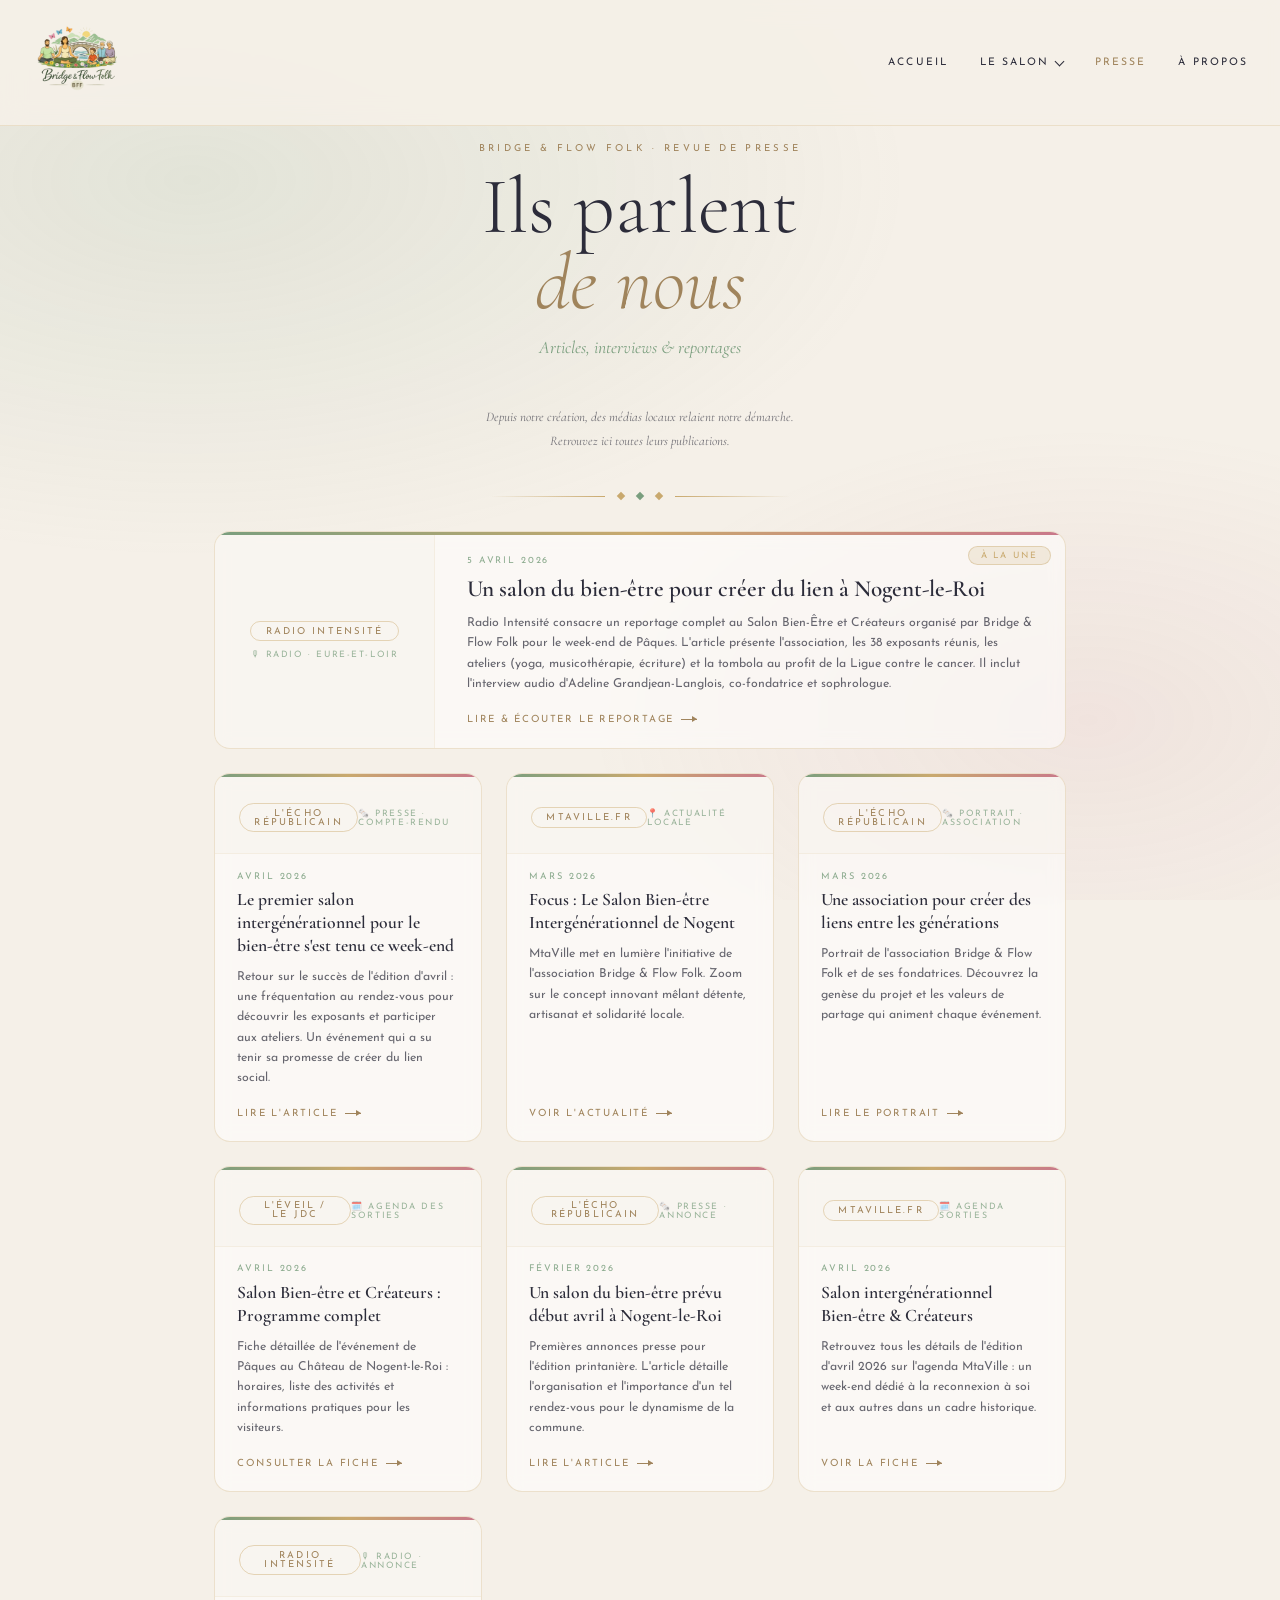
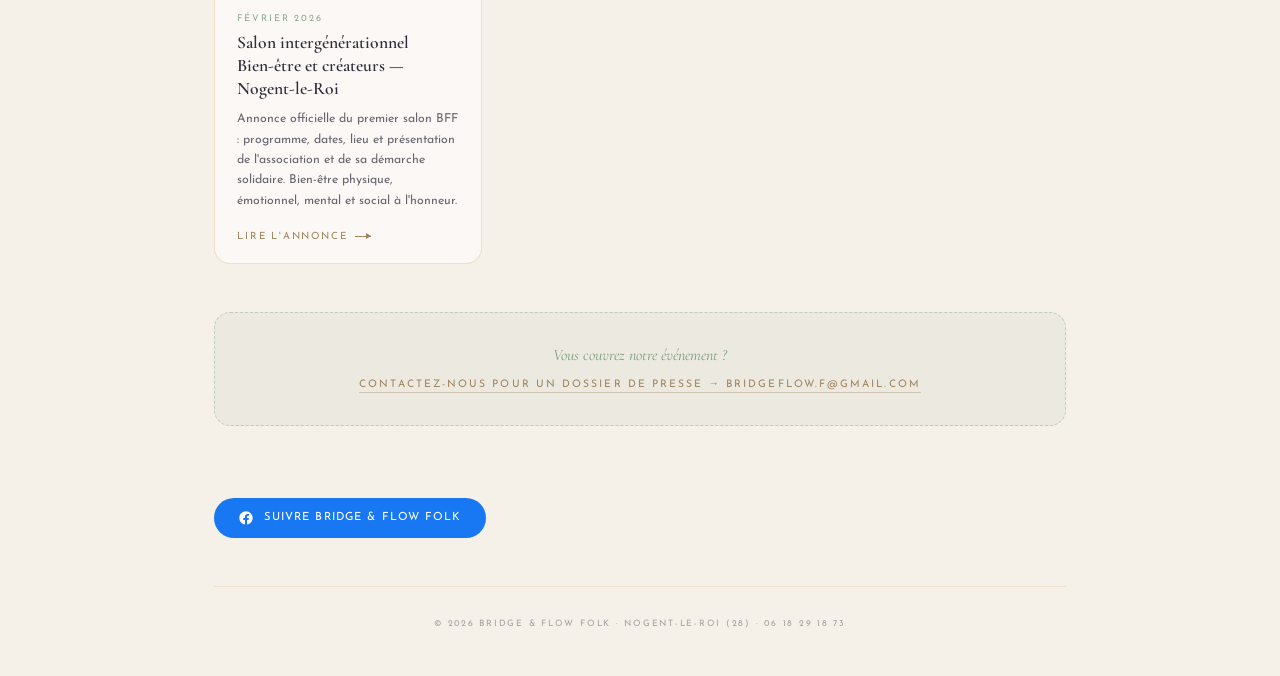
<file: presse.html>
<!DOCTYPE html>
<html lang="fr">
<head>
  <meta charset="UTF-8" />
  <meta name="viewport" content="width=device-width, initial-scale=1.0" />

  <!-- SEO -->
  <title>Ils parlent de nous – Presse & Médias | Bridge & Flow Folk</title>
  <meta name="description" content="Retrouvez tous les articles de presse, interviews et reportages consacrés au Salon Bien-Être et Créateurs organisé par Bridge & Flow Folk à Nogent-le-Roi.">
  <meta name="robots" content="index, follow">
  <link rel="canonical" href="https://bridgeflowfolk.github.io/Salon/presse.html" />

  <!-- Open Graph -->
  <meta property="og:title" content="On parle de BFF – Revue de presse | Bridge & Flow Folk" />
  <meta property="og:description" content="Articles, interviews et reportages sur le Salon Bien-Être et Créateurs de Nogent-le-Roi." />
  <meta property="og:type" content="website" />
  <meta property="og:url" content="https://bridgeflowfolk.github.io/Salon/presse.html" />
  <meta property="og:image" content="https://bridgeflowfolk.github.io/Salon/preview.jpg" />

  <!-- Fonts -->
  <link rel="preconnect" href="https://fonts.googleapis.com" />
  <link rel="preconnect" href="https://fonts.gstatic.com" crossorigin />
  <link href="https://fonts.googleapis.com/css2?family=Cormorant+Garamond:ital,wght@0,300;0,400;0,600;1,300;1,400&family=Josefin+Sans:wght@200;300;400&display=swap" rel="stylesheet" />

  <!-- CSS commun -->
  <link rel="stylesheet" href="commun.css" />

  <style>
    /* ── GRILLE PRESSE ── */
    .grille-presse {
      display: grid;
      grid-template-columns: repeat(auto-fill, minmax(260px, 1fr));
      gap: 1.5rem;
      margin-bottom: 3rem;
    }

    /* ── CARTE ARTICLE ── */
    .carte-article {
      background: rgba(255,255,255,0.55);
      border: 1px solid rgba(201,169,110,0.3);
      border-radius: 16px;
      backdrop-filter: blur(8px);
      overflow: hidden;
      position: relative;
      display: flex;
      flex-direction: column;
      text-decoration: none;
      color: inherit;
      transition: transform 0.25s ease, box-shadow 0.25s ease, border-color 0.25s;
    }
    .carte-article::before {
      content: '';
      position: absolute;
      top: 0; left: 0; right: 0;
      height: 3px;
      background: linear-gradient(to right, var(--sauge), var(--or), var(--lotus));
    }
    .carte-article:hover {
      transform: translateY(-4px);
      box-shadow: 0 12px 32px rgba(160,132,92,0.15);
      border-color: rgba(201,169,110,0.6);
    }

    /* Featured : pleine largeur */
    .carte-article.featured { grid-column: 1 / -1; }
    .carte-article.featured .carte-titre { font-size: 1.45rem; }
    @media(min-width: 640px) {
      .carte-article.featured { flex-direction: row; }
      .carte-article.featured .carte-media-header { width: 220px; flex-shrink: 0; height: auto; }
      .carte-article.featured .carte-corps { padding: 1.5rem 2rem; }
    }

    .label-featured {
      position: absolute;
      top: 14px; right: 14px;
      font-size: 0.55rem;
      letter-spacing: 0.22em;
      text-transform: uppercase;
      background: rgba(201,169,110,0.18);
      border: 1px solid rgba(201,169,110,0.4);
      color: var(--or);
      border-radius: 100px;
      padding: 0.25rem 0.75rem;
      z-index: 1;
    }

    /* Zone en-tête média */
    .carte-media-header {
      height: 80px;
      display: flex;
      align-items: center;
      justify-content: center;
      padding: 1rem 1.5rem 0.5rem;
      background: rgba(245,240,232,0.4);
      border-bottom: 1px solid rgba(201,169,110,0.12);
    }
    .carte-article.featured .carte-media-header {
      height: 100%;
      min-height: 140px;
      border-bottom: none;
      border-right: 1px solid rgba(201,169,110,0.12);
      flex-direction: column;
      gap: 0.5rem;
      padding: 1.5rem;
    }

    /* Badge média (si pas de logo image) */
    .badge-media {
      font-size: 0.6rem;
      letter-spacing: 0.22em;
      text-transform: uppercase;
      color: var(--terre);
      border: 1px solid rgba(201,169,110,0.45);
      border-radius: 100px;
      padding: 0.3rem 0.9rem;
      font-family: 'Josefin Sans', sans-serif;
      text-align: center;
    }
    .media-type {
      font-size: 0.55rem;
      letter-spacing: 0.18em;
      text-transform: uppercase;
      color: var(--sauge);
      opacity: 0.75;
    }

    /* Corps de carte */
    .carte-corps {
      padding: 1.1rem 1.4rem 1.4rem;
      flex: 1;
      display: flex;
      flex-direction: column;
      gap: 0.55rem;
    }

    .carte-date {
      font-size: 0.58rem;
      letter-spacing: 0.2em;
      text-transform: uppercase;
      color: var(--sauge);
      opacity: 0.85;
    }

    .carte-titre {
      font-family: 'Cormorant Garamond', serif;
      font-size: 1.1rem;
      font-weight: 600;
      line-height: 1.3;
      color: var(--nuit);
    }

    .carte-desc {
      font-size: 0.77rem;
      line-height: 1.65;
      color: rgba(44,44,58,0.72);
      flex: 1;
    }

    .carte-cta {
      display: inline-flex;
      align-items: center;
      gap: 0.45rem;
      margin-top: 0.75rem;
      font-size: 0.62rem;
      letter-spacing: 0.18em;
      text-transform: uppercase;
      color: var(--terre);
      transition: gap 0.2s;
    }
    .carte-article:hover .carte-cta { gap: 0.75rem; }

    .cta-fleche {
      width: 16px;
      height: 1px;
      background: var(--terre);
      position: relative;
      transition: width 0.2s;
      flex-shrink: 0;
    }
    .cta-fleche::after {
      content: '';
      position: absolute;
      right: 0; top: -3px;
      border-top: 3px solid transparent;
      border-bottom: 3px solid transparent;
      border-left: 5px solid var(--terre);
    }
    .carte-article:hover .cta-fleche { width: 22px; }

    /* ── INTRO TEXTE ── */
    .presse-intro {
      text-align: center;
      max-width: 540px;
      margin: 0 auto 2.5rem;
      font-size: 0.82rem;
      line-height: 1.8;
      color: rgba(44,44,58,0.65);
      font-family: 'Cormorant Garamond', serif;
      font-style: italic;
    }

    /* ── ENCART "vous parlez de nous ?" ── */
    .carte-contact-presse {
      background: rgba(122,158,126,0.07);
      border: 1px dashed rgba(122,158,126,0.4);
      border-radius: 16px;
      padding: 2rem;
      text-align: center;
      margin-bottom: 3rem;
      display: flex;
      flex-direction: column;
      align-items: center;
      gap: 0.8rem;
    }
    .carte-contact-presse p {
      font-family: 'Cormorant Garamond', serif;
      font-style: italic;
      font-size: 1rem;
      color: var(--sauge);
    }
    .carte-contact-presse a {
      font-size: 0.65rem;
      letter-spacing: 0.2em;
      text-transform: uppercase;
      color: var(--terre);
      text-decoration: none;
      border-bottom: 1px solid rgba(160,132,92,0.35);
      padding-bottom: 2px;
      transition: color 0.2s, border-color 0.2s;
    }
    .carte-contact-presse a:hover {
      color: var(--sauge);
      border-color: var(--sauge);
    }

    /* ── MOBILE : grille 1 colonne ── */
    @media(max-width: 480px) {
      .grille-presse { grid-template-columns: 1fr; gap: 1rem; }
      .carte-article.featured { grid-column: 1; }
      .carte-article.featured .carte-titre { font-size: 1.2rem; }
    }
  </style>
</head>
<body>

  <!-- ══════════════════════════════════════════
       NAV PRINCIPALE (même structure que index.html)
  ═══════════════════════════════════════════ -->
  <nav class="nav-principale">
    <a href="index.html" class="nav-logo"><img 
			src="logo-sansFond.png" 
			alt="Logo Bridge & Flow Folk" 
			style="width:90px; height:90px; object-fit:contain; flex-shrink:0; margin-right:8px;"
		  /></a>

    <!-- Nav desktop -->
    <div class="nav-liens">
      <a href="index.html">Accueil</a>

      <!-- Dropdown "Le Salon" -->
      <div class="nav-groupe" id="groupe-salon">
        <button class="nav-groupe-btn" id="btn-salon" aria-expanded="false" aria-haspopup="true">
          Le Salon <span class="chevron" aria-hidden="true"></span>
        </button>
        <div class="nav-dropdown" id="dropdown-salon" role="menu">
          <a href="programme.html" role="menuitem">Programme</a>
          <a href="tombola.html" role="menuitem">Tombola</a>
          <a href="buvette.html" role="menuitem">Buvette</a>
          <a href="foodtruck.html" role="menuitem">Food truck</a>
		  <a href="galerie.html" role="menuitem">Galerie</a>
          <a href="savon.html" role="menuitem">Savons</a>
        </div>
      </div>

      <a href="presse.html" class="actif">Presse</a>
      <a href="apropos.html">À propos</a>
    </div>

    <!-- Burger mobile (même id que index.html) -->
    <button class="nav-burger" onclick="toggleMenu()" aria-label="Ouvrir le menu">☰</button>
  </nav>

  <!-- Nav mobile dépliable -->
  <nav class="nav-mobile" id="navMobile" aria-label="Menu mobile">
    <a href="index.html">🏠 Accueil</a>
    <a href="programme.html">📅 Programme</a>
    <a href="tombola.html">🎟 Tombola</a>
    <a href="buvette.html">☕ Buvette</a>
    <a href="foodtruck.html">🚚 Food truck</a>
    <a href="savon.html">🧼 Savons</a>
	<a href="galerie.html">📸 Galerie</a>
    <a href="presse.html" class="actif">📰 Presse</a>
    <a href="apropos.html">🌿 À propos</a>
  </nav>

  <!-- ══════════════════════════════════════════
       CONTENU PRINCIPAL
  ═══════════════════════════════════════════ -->
  <main>

    <!-- HERO -->
    <section class="hero anime" style="animation-delay:0.2s">
      <span class="hero-tag">Bridge &amp; Flow Folk · Revue de presse</span>
      <h1>Ils parlent<br><em>de nous</em></h1>
      <p class="hero-sub">Articles, interviews &amp; reportages</p>
    </section>

    <p class="presse-intro anime" style="animation-delay:0.4s">
      Depuis notre création, des médias locaux relaient notre démarche.<br>
      Retrouvez ici toutes leurs publications.
    </p>

    <div class="sep">
      <div class="sep-l"></div>
      <div class="sep-d"></div>
      <div class="sep-d" style="background:var(--sauge)"></div>
      <div class="sep-d"></div>
      <div class="sep-r"></div>
    </div>

    <!-- ── GRILLE ARTICLES ── -->
    <div class="grille-presse">
	
	<!-- ═══ ARTICLE FEATURED — Radio Intensité (compte rendu) ═══ -->
      <a class="carte-article featured anime"
         href="https://www.intensite.net/un-salon-du-bien-etre-pour-creer-du-lien-a-nogent-le-roi"
         target="_blank"
         rel="noopener noreferrer"
         style="animation-delay:0.5s">
        <span class="label-featured">À la une</span>

        <div class="carte-media-header">
          <span class="badge-media">Radio Intensité</span>
          <span class="media-type">🎙 Radio · Eure-et-Loir</span>
        </div>

        <div class="carte-corps">
          <span class="carte-date">5 avril 2026</span>
          <h2 class="carte-titre">Un salon du bien-être pour créer du lien à Nogent-le-Roi</h2>
          <p class="carte-desc">
            Radio Intensité consacre un reportage complet au Salon Bien-Être et Créateurs organisé par Bridge &amp; Flow Folk
            pour le week-end de Pâques. L'article présente l'association, les 38 exposants réunis, les ateliers
            (yoga, musicothérapie, écriture) et la tombola au profit de la Ligue contre le cancer.
            Il inclut l'interview audio d'Adeline Grandjean-Langlois, co-fondatrice et sophrologue.
          </p>
          <span class="carte-cta">Lire &amp; écouter le reportage <span class="cta-fleche"></span></span>
        </div>
      </a>

      <a class="carte-article anime"
         href="https://www.lechorepublicain.fr/nogent-le-roi-28210/loisirs/le-premier-salon-intergenerationnel-pour-le-bien-etre-sest-tenu-ce-week-end_14956492/"
         target="_blank"
         rel="noopener noreferrer"
         style="animation-delay:0.9s">

        <div class="carte-media-header">
          <span class="badge-media">L'Écho Républicain</span>
          <span class="media-type">🗞️ Presse · Compte-rendu</span>
        </div>

        <div class="carte-corps">
          <span class="carte-date">Avril 2026</span>
          <h2 class="carte-titre">Le premier salon intergénérationnel pour le bien-être s'est tenu ce week-end</h2>
          <p class="carte-desc">
            Retour sur le succès de l'édition d'avril : une fréquentation au rendez-vous pour découvrir les exposants 
            et participer aux ateliers. Un événement qui a su tenir sa promesse de créer du lien social.
          </p>
          <span class="carte-cta">Lire l'article <span class="cta-fleche"></span></span>
        </div>
      </a>

      <a class="carte-article anime"
         href="https://mtaville.fr/28210/nogent-le-roi/actualites/salon-bien-etre-intergenerationnel-182659.php"
         target="_blank"
         rel="noopener noreferrer"
         style="animation-delay:1.0s">

        <div class="carte-media-header">
          <span class="badge-media">MtaVille.fr</span>
          <span class="media-type">📍 Actualité locale</span>
        </div>

        <div class="carte-corps">
          <span class="carte-date">Mars 2026</span>
          <h2 class="carte-titre">Focus : Le Salon Bien-être Intergénérationnel de Nogent</h2>
          <p class="carte-desc">
            MtaVille met en lumière l'initiative de l'association Bridge & Flow Folk. 
            Zoom sur le concept innovant mêlant détente, artisanat et solidarité locale.
          </p>
          <span class="carte-cta">Voir l'actualité <span class="cta-fleche"></span></span>
        </div>
      </a>

      <a class="carte-article anime"
         href="https://www.lechorepublicain.fr/nogent-le-roi-28210/actualites/une-association-pour-creer-des-liens-entre-les-generations_14947615/"
         target="_blank"
         rel="noopener noreferrer"
         style="animation-delay:1.1s">

        <div class="carte-media-header">
          <span class="badge-media">L'Écho Républicain</span>
          <span class="media-type">🗞️ Portrait · Association</span>
        </div>

        <div class="carte-corps">
          <span class="carte-date">Mars 2026</span>
          <h2 class="carte-titre">Une association pour créer des liens entre les générations</h2>
          <p class="carte-desc">
            Portrait de l'association Bridge & Flow Folk et de ses fondatrices. 
            Découvrez la genèse du projet et les valeurs de partage qui animent chaque événement.
          </p>
          <span class="carte-cta">Lire le portrait <span class="cta-fleche"></span></span>
        </div>
      </a>

      <a class="carte-article anime"
         href="https://www.leveil.fr/loisirs/agenda-sorties/evenement/338854"
         target="_blank"
         rel="noopener noreferrer"
         style="animation-delay:1.2s">

        <div class="carte-media-header">
          <span class="badge-media">L'Éveil / Le JDC</span>
          <span class="media-type">🗓️ Agenda des sorties</span>
        </div>

        <div class="carte-corps">
          <span class="carte-date">Avril 2026</span>
          <h2 class="carte-titre">Salon Bien-être et Créateurs : Programme complet</h2>
          <p class="carte-desc">
            Fiche détaillée de l'événement de Pâques au Château de Nogent-le-Roi : 
            horaires, liste des activités et informations pratiques pour les visiteurs.
          </p>
          <span class="carte-cta">Consulter la fiche <span class="cta-fleche"></span></span>
        </div>
      </a>

      <a class="carte-article anime"
         href="https://www.lechorepublicain.fr/nogent-le-roi-28210/actualites/un-salon-du-bien-etre-prevu-debut-avril_14837038/"
         target="_blank"
         rel="noopener noreferrer"
         style="animation-delay:1.3s">

        <div class="carte-media-header">
          <span class="badge-media">L'Écho Républicain</span>
          <span class="media-type">🗞️ Presse · Annonce</span>
        </div>

        <div class="carte-corps">
          <span class="carte-date">Février 2026</span>
          <h2 class="carte-titre">Un salon du bien-être prévu début avril à Nogent-le-Roi</h2>
          <p class="carte-desc">
            Premières annonces presse pour l'édition printanière. L'article détaille l'organisation 
            et l'importance d'un tel rendez-vous pour le dynamisme de la commune.
          </p>
          <span class="carte-cta">Lire l'article <span class="cta-fleche"></span></span>
        </div>
      </a>

      <a class="carte-article anime"
         href="https://mtaville.fr/28210/nogent-le-roi/agenda/salon-intergenerationnel-bien-etre-createurs-4713.php"
         target="_blank"
         rel="noopener noreferrer"
         style="animation-delay:1.4s">

        <div class="carte-media-header">
          <span class="badge-media">MtaVille.fr</span>
          <span class="media-type">🗓️ Agenda Sorties</span>
        </div>

        <div class="carte-corps">
          <span class="carte-date">Avril 2026</span>
          <h2 class="carte-titre">Salon intergénérationnel Bien-être & Créateurs</h2>
          <p class="carte-desc">
            Retrouvez tous les détails de l'édition d'avril 2026 sur l'agenda MtaVille : 
            un week-end dédié à la reconnexion à soi et aux autres dans un cadre historique.
          </p>
          <span class="carte-cta">Voir la fiche <span class="cta-fleche"></span></span>
        </div>
      </a>	  

      <!-- ═══ ARTICLE — Radio Intensité (annonce avant l'événement) ═══ -->
      <a class="carte-article anime"
         href="https://www.intensite.net/nogent-le-roi-salon-intergenerationnel-bien-etre-et-createurs-2"
         target="_blank"
         rel="noopener noreferrer"
         style="animation-delay:0.6s">

        <div class="carte-media-header">
          <span class="badge-media">Radio Intensité</span>
          <span class="media-type">🎙 Radio · Annonce</span>
        </div>

        <div class="carte-corps">
          <span class="carte-date">Février 2026</span>
          <h2 class="carte-titre">Salon intergénérationnel Bien-être et créateurs — Nogent-le-Roi</h2>
          <p class="carte-desc">
            Annonce officielle du premier salon BFF : programme, dates, lieu et présentation de l'association
            et de sa démarche solidaire. Bien-être physique, émotionnel, mental et social à l'honneur.
          </p>
          <span class="carte-cta">Lire l'annonce <span class="cta-fleche"></span></span>
        </div>
      </a>

    </div>
    <!-- /grille-presse -->

    <!-- ── ENCART CONTACT PRESSE ── -->
    <div class="carte-contact-presse anime" style="animation-delay:0.9s">
      <p>Vous couvrez notre événement ?</p>
      <a href="mailto:Bridgeflow.f@gmail.com?subject=Contact%20presse%20BFF">
        Contactez-nous pour un dossier de presse → Bridgeflow.f@gmail.com
      </a>
    </div>

    <!-- FOOTER (identique à index.html) -->
    <div class="footer-bloc">
      <a class="fb-lien"
         href="https://www.facebook.com/people/Bridge-Flow-Folk-BFF/61587252715739/"
         target="_blank"
         rel="noopener noreferrer">
        <svg xmlns="http://www.w3.org/2000/svg" viewBox="0 0 24 24" fill="currentColor" width="16" height="16">
          <path d="M22 12c0-5.523-4.477-10-10-10S2 6.477 2 12c0 4.991 3.657 9.128 8.438 9.878v-6.987H7.898V12h2.54V9.797c0-2.506 1.492-3.89 3.777-3.89 1.094 0 2.238.195 2.238.195v2.46h-1.26c-1.243 0-1.63.771-1.63 1.562V12h2.773l-.443 2.89h-2.33v6.988C18.343 21.128 22 16.991 22 12z"/>
        </svg>
        Suivre Bridge &amp; Flow Folk
      </a>
      <footer>© 2026 Bridge &amp; Flow Folk · Nogent-le-Roi (28) · 06 18 29 18 73</footer>
    </div>

  </main>

  <!-- Pétales (identiques à index.html) -->
  <script>
    const PETALES = ["🌸","🌺","✿","❀","🌼"];
    const fragment = document.createDocumentFragment();
    for (let i = 0; i < 10; i++) {
      const e = document.createElement("div");
      e.className = "petale";
      e.textContent = PETALES[Math.floor(Math.random() * PETALES.length)];
      const t = Math.random() * 0.8 + 0.6;
      e.style.cssText = `left:${Math.random()*100}%;font-size:${t}rem;animation-duration:${Math.random()*15+12}s;animation-delay:${Math.random()*15}s;`;
      fragment.appendChild(e);
    }
    document.body.appendChild(fragment);
  </script>

  <!-- ── MENU BURGER (même id navMobile que index.html) ── -->
  <script>
    function toggleMenu() {
      document.getElementById("navMobile").classList.toggle("ouvert");
    }
  </script>

  <!-- ── DROPDOWN "Le Salon" ── -->
  <script>
    const btnSalon    = document.getElementById("btn-salon");
    const ddSalon     = document.getElementById("dropdown-salon");

    btnSalon.addEventListener("click", function(e) {
      e.stopPropagation();
      const ouvert = ddSalon.classList.toggle("ouvert");
      btnSalon.classList.toggle("ouvert", ouvert);
      btnSalon.setAttribute("aria-expanded", ouvert);
    });

    // Fermeture au clic extérieur
    document.addEventListener("click", function() {
      ddSalon.classList.remove("ouvert");
      btnSalon.classList.remove("ouvert");
      btnSalon.setAttribute("aria-expanded", "false");
    });

    // Fermeture à Escape
    document.addEventListener("keydown", function(e) {
      if (e.key === "Escape") {
        ddSalon.classList.remove("ouvert");
        btnSalon.classList.remove("ouvert");
        btnSalon.setAttribute("aria-expanded", "false");
        btnSalon.focus();
      }
    });
  </script>

  <!-- ── ANIMATIONS AU SCROLL ── -->
  <script>
    const observer = new IntersectionObserver(
      (entries) => entries.forEach(entry => {
        if (entry.isIntersecting) {
          entry.target.style.animation = "glisser-haut 0.7s ease forwards";
          observer.unobserve(entry.target);
        }
      }),
      { threshold: 0.08 }
    );
    document.querySelectorAll(".anime").forEach(el => observer.observe(el));
  </script>

</body>
</html>
</file>
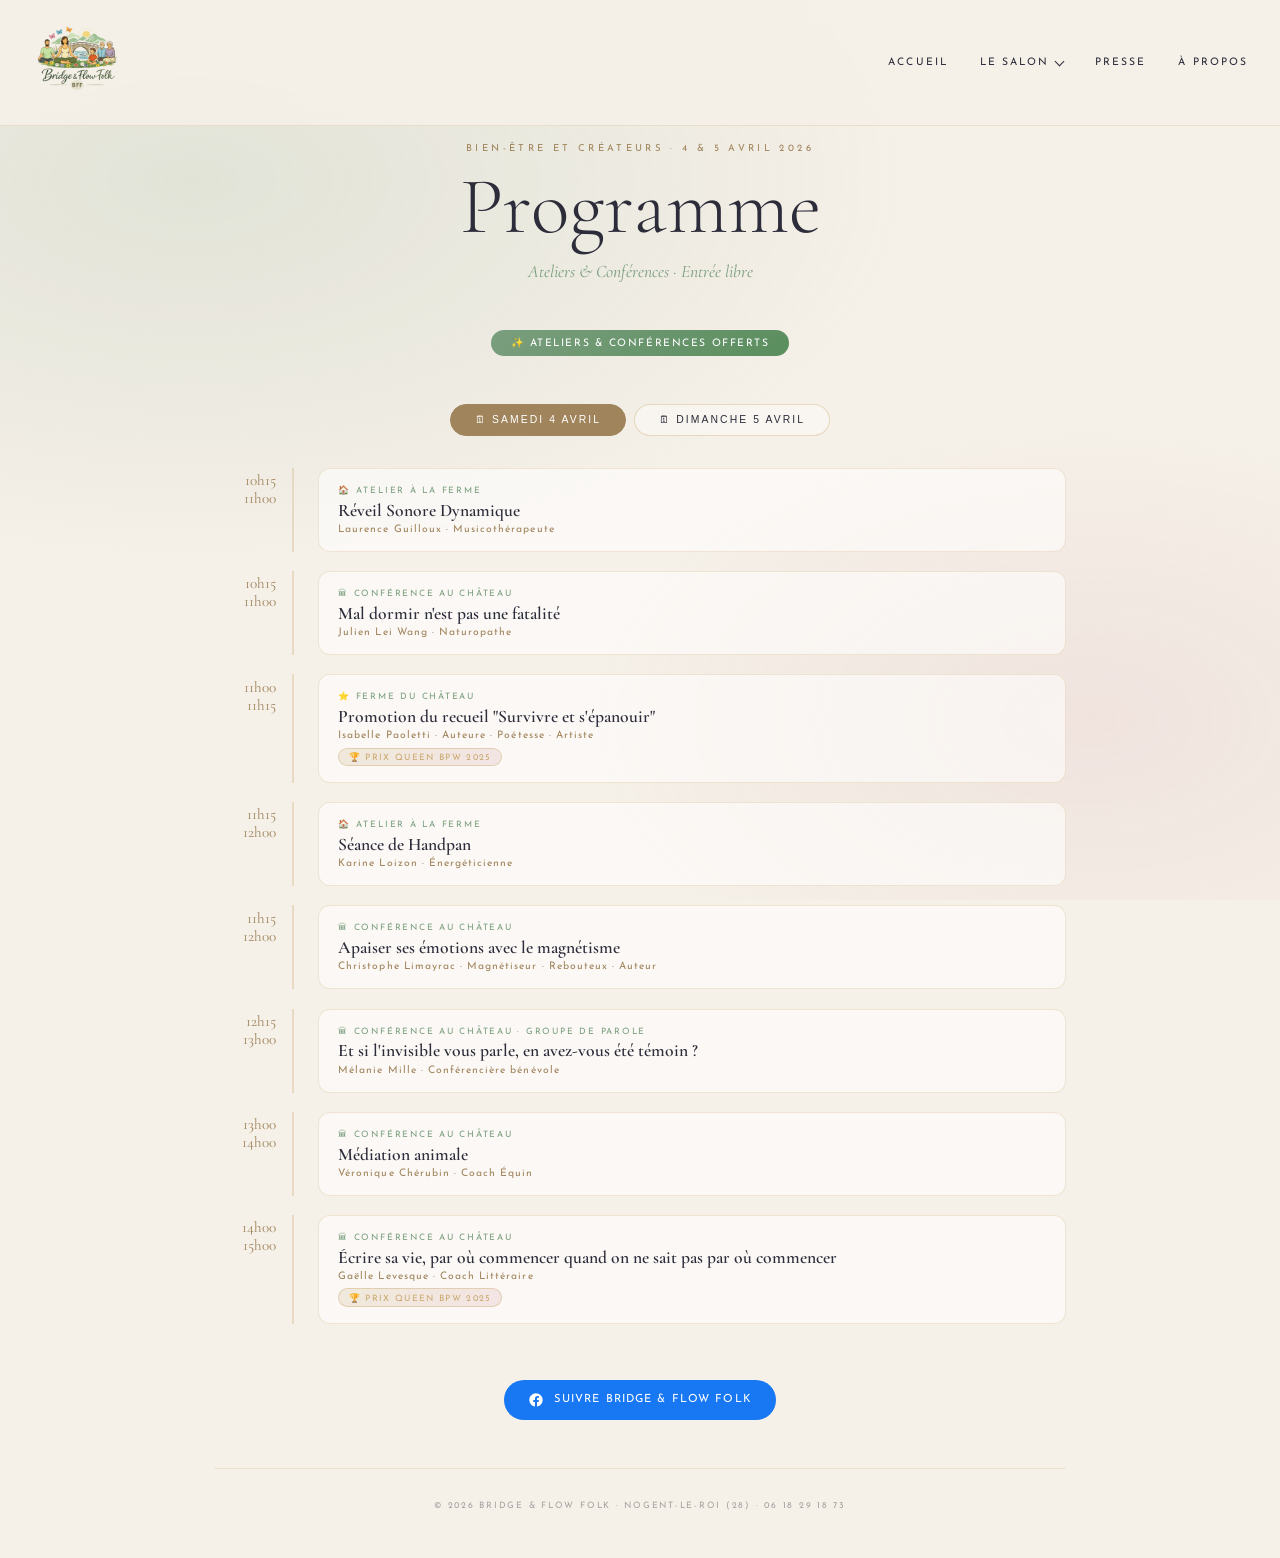
<file: programme.html>
<!DOCTYPE html>
<html lang="fr">
<head>
  <meta charset="UTF-8" />
  <meta name="viewport" content="width=device-width, initial-scale=1.0" />
  <title>Programme — Bien-Être et Créateurs</title>
  <link rel="preconnect" href="https://fonts.googleapis.com" />
  <link href="https://fonts.googleapis.com/css2?family=Cormorant+Garamond:ital,wght@0,300;0,400;0,600;1,300;1,400&family=Josefin+Sans:wght@200;300;400&display=swap" rel="stylesheet" />
  <link rel="stylesheet" href="commun.css" />
  <style>
    .onglets {
      display:flex; gap:0.5rem; justify-content:center;
      margin-bottom:2rem; flex-wrap:wrap;
      opacity:0; animation:glisser-haut 0.7s ease forwards 0.4s;
    }
    .onglet {
      padding:0.6rem 1.5rem; border-radius:100px;
      border:1px solid rgba(201,169,110,0.4);
      font-size:0.65rem; letter-spacing:0.2em; text-transform:uppercase;
      cursor:pointer; background:rgba(255,255,255,0.4);
      color:var(--nuit); transition:all 0.2s;
    }
    .onglet.actif {
      background:var(--terre); color:#fff; border-color:var(--terre);
    }

    .jour { display:none; }
    .jour.actif { display:block; }

    .slot {
      display:grid; grid-template-columns:80px 1fr;
      gap:0 1.5rem; margin-bottom:1.2rem;
      opacity:0; animation:glisser-haut 0.6s ease forwards;
    }

    .slot-heure {
      font-family:'Cormorant Garamond', serif;
      font-size:0.95rem; color:var(--terre);
      padding-top:0.2rem; text-align:right;
      border-right:2px solid rgba(201,169,110,0.3);
      padding-right:1rem; white-space:nowrap;
    }

    .slot-contenu {
      background:rgba(255,255,255,0.55);
      border:1px solid rgba(201,169,110,0.25);
      border-radius:12px; padding:1rem 1.2rem;
      backdrop-filter:blur(8px);
    }

    .slot-lieu {
      font-size:0.55rem; letter-spacing:0.2em; text-transform:uppercase;
      color:var(--sauge); margin-bottom:0.3rem; display:block;
    }
    .slot-titre {
      font-family:'Cormorant Garamond', serif;
      font-weight:600; font-size:1.1rem; color:var(--nuit);
      margin-bottom:0.2rem;
    }
    .slot-intervenant {
      font-size:0.65rem; letter-spacing:0.1em; color:var(--terre);
    }
    .slot-prix {
      display:inline-block; margin-top:0.4rem;
      background:linear-gradient(135deg,rgba(201,169,110,0.2),rgba(201,120,138,0.15));
      border:1px solid rgba(201,169,110,0.4);
      font-size:0.55rem; letter-spacing:0.15em; text-transform:uppercase;
      color:var(--or); padding:0.2rem 0.6rem; border-radius:100px;
    }

    .slot-cloture {
      background:linear-gradient(135deg,rgba(122,158,126,0.2),rgba(44,44,58,0.05));
      border-color:rgba(122,158,126,0.4);
    }
    .slot-cloture .slot-titre { color:var(--sauge); }

    .badge-libre {
      display:inline-block;
      background:linear-gradient(135deg,var(--sauge),#5a8e5e);
      color:#fff; font-size:0.65rem; letter-spacing:0.15em;
      text-transform:uppercase; padding:0.4rem 1.2rem;
      border-radius:100px; margin-bottom:1.5rem;
    }
  </style>
</head>
<body>
  <nav class="nav-principale">
    <a href="index.html" class="nav-logo"><img 
			src="logo-sansFond.png" 
			alt="Logo Bridge & Flow Folk" 
			style="width:90px; height:90px; object-fit:contain; flex-shrink:0; margin-right:8px;"
		  /></a>

    <!-- Nav desktop -->
    <div class="nav-liens">
      <a href="index.html">Accueil</a>

      <!-- Dropdown "Le Salon" -->
      <div class="nav-groupe" id="groupe-salon">
        <button class="nav-groupe-btn" id="btn-salon" aria-expanded="false" aria-haspopup="true">
          Le Salon <span class="chevron" aria-hidden="true"></span>
        </button>
        <div class="nav-dropdown" id="dropdown-salon" role="menu">
          <a href="programme.html" role="menuitem">Programme</a>
          <a href="tombola.html" role="menuitem">Tombola</a>
          <a href="buvette.html" role="menuitem">Buvette</a>
          <a href="foodtruck.html" role="menuitem">Food truck</a>
		  <a href="galerie.html" role="menuitem">Galerie</a>
          <a href="savon.html" role="menuitem">Savons</a>
        </div>
      </div>

      <a href="presse.html">Presse</a>
      <a href="apropos.html">À propos</a>
    </div>

    <!-- Burger mobile (même id que index.html) -->
    <button class="nav-burger" onclick="toggleMenu()" aria-label="Ouvrir le menu">☰</button>
  </nav>

  <!-- Nav mobile dépliable -->
  <nav class="nav-mobile" id="navMobile" aria-label="Menu mobile">
    <a href="index.html">🏠 Accueil</a>
    <a href="programme.html" class="actif">📅 Programme</a>
    <a href="tombola.html">🎟 Tombola</a>
    <a href="buvette.html">☕ Buvette</a>
    <a href="foodtruck.html">🚚 Food truck</a>
    <a href="savon.html">🧼 Savons</a>
	<a href="galerie.html">📸 Galerie</a>
    <a href="presse.html">📰 Presse</a>
    <a href="apropos.html">🌿 À propos</a>
  </nav>

  <main>
    <div class="hero anime" style="animation-delay:0.2s">
      <span class="hero-tag">Bien-Être et Créateurs · 4 &amp; 5 Avril 2026</span>
      <h1>Programme</h1>
      <p class="hero-sub">Ateliers &amp; Conférences · Entrée libre</p>
    </div>

    <div style="text-align:center;margin-bottom:1.5rem">
      <span class="badge-libre">✨ Ateliers &amp; conférences offerts</span>
    </div>

    <!-- Onglets -->
    <div class="onglets">
      <button class="onglet actif" onclick="afficherJour('sam',this)">🗓 Samedi 4 Avril</button>
      <button class="onglet" onclick="afficherJour('dim',this)">🗓 Dimanche 5 Avril</button>
    </div>

    <!-- SAMEDI -->
    <div class="jour actif" id="jour-sam">
      <div class="slot" style="animation-delay:0.5s">
        <div class="slot-heure">10h15<br>11h00</div>
        <div class="slot-contenu">
          <span class="slot-lieu">🏠 Atelier à la Ferme</span>
          <div class="slot-titre">Réveil Sonore Dynamique</div>
          <div class="slot-intervenant">Laurence Guilloux · Musicothérapeute</div>
        </div>
      </div>
      <div class="slot" style="animation-delay:0.55s">
        <div class="slot-heure">10h15<br>11h00</div>
        <div class="slot-contenu">
          <span class="slot-lieu">🏛 Conférence au Château</span>
          <div class="slot-titre">Mal dormir n'est pas une fatalité</div>
          <div class="slot-intervenant">Julien Lei Wang · Naturopathe</div>
        </div>
      </div>
      <div class="slot" style="animation-delay:0.6s">
        <div class="slot-heure">11h00<br>11h15</div>
        <div class="slot-contenu">
          <span class="slot-lieu">⭐ Ferme du Château</span>
          <div class="slot-titre">Promotion du recueil "Survivre et s'épanouir"</div>
          <div class="slot-intervenant">Isabelle Paoletti · Auteure · Poétesse · Artiste</div>
          <span class="slot-prix">🏆 Prix Queen BPW 2025</span>
        </div>
      </div>
      <div class="slot" style="animation-delay:0.65s">
        <div class="slot-heure">11h15<br>12h00</div>
        <div class="slot-contenu">
          <span class="slot-lieu">🏠 Atelier à la Ferme</span>
          <div class="slot-titre">Séance de Handpan</div>
          <div class="slot-intervenant">Karine Loizon · Énergéticienne</div>
        </div>
      </div>
      <div class="slot" style="animation-delay:0.7s">
        <div class="slot-heure">11h15<br>12h00</div>
        <div class="slot-contenu">
          <span class="slot-lieu">🏛 Conférence au Château</span>
          <div class="slot-titre">Apaiser ses émotions avec le magnétisme</div>
          <div class="slot-intervenant">Christophe Limayrac · Magnétiseur · Rebouteux · Auteur</div>
        </div>
      </div>
      <div class="slot" style="animation-delay:0.75s">
        <div class="slot-heure">12h15<br>13h00</div>
        <div class="slot-contenu">
          <span class="slot-lieu">🏛 Conférence au Château · Groupe de parole</span>
          <div class="slot-titre">Et si l'invisible vous parle, en avez-vous été témoin ?</div>
          <div class="slot-intervenant">Mélanie Mille · Conférencière bénévole</div>
        </div>
      </div>
      <div class="slot" style="animation-delay:0.8s">
        <div class="slot-heure">13h00<br>14h00</div>
        <div class="slot-contenu">
          <span class="slot-lieu">🏛 Conférence au Château</span>
          <div class="slot-titre">Médiation animale</div>
          <div class="slot-intervenant">Véronique Chérubin · Coach Équin</div>
        </div>
      </div>
      <div class="slot" style="animation-delay:0.85s">
        <div class="slot-heure">14h00<br>15h00</div>
        <div class="slot-contenu">
          <span class="slot-lieu">🏛 Conférence au Château</span>
          <div class="slot-titre">Écrire sa vie, par où commencer quand on ne sait pas par où commencer</div>
          <div class="slot-intervenant">Gaëlle Levesque · Coach Littéraire</div>
          <span class="slot-prix">🏆 Prix Queen BPW 2025</span>
        </div>
      </div>
    </div>

    <!-- DIMANCHE -->
    <div class="jour" id="jour-dim">
      <div class="slot" style="animation-delay:0.5s">
        <div class="slot-heure">10h15<br>11h00</div>
        <div class="slot-contenu">
          <span class="slot-lieu">🏛 Conférence au Château</span>
          <div class="slot-titre">Les bienfaits de la cuisine Ayurvédique</div>
          <div class="slot-intervenant">Aude Mornas · Institut INAYA</div>
        </div>
      </div>
      <div class="slot" style="animation-delay:0.55s">
        <div class="slot-heure">10h15<br>11h00</div>
        <div class="slot-contenu">
          <span class="slot-lieu">🏠 Atelier Ferme</span>
          <div class="slot-titre">Yoga Parents-Enfants (3–6 ans)</div>
          <div class="slot-intervenant">Aurélie Bonnet · Le Cocon d'Aurélie</div>
        </div>
      </div>
      <div class="slot" style="animation-delay:0.6s">
        <div class="slot-heure">11h15<br>12h00</div>
        <div class="slot-contenu">
          <span class="slot-lieu">🏛 Conférence au Château</span>
          <div class="slot-titre">Alimentation anti-inflammatoire, mythe ou réalité ?</div>
          <div class="slot-intervenant">Françoise Pougnet · Diététicienne-Nutritionniste</div>
        </div>
      </div>
      <div class="slot" style="animation-delay:0.65s">
        <div class="slot-heure">13h00<br>14h00</div>
        <div class="slot-contenu">
          <span class="slot-lieu">🏛 Conférence au Château</span>
          <div class="slot-titre">L'Equi Coaching</div>
          <div class="slot-intervenant">Véronique Chérubin · Coach Équin</div>
        </div>
      </div>
      <div class="slot" style="animation-delay:0.7s">
        <div class="slot-heure">14h00<br>14h15</div>
        <div class="slot-contenu">
          <span class="slot-lieu">⭐ Au Château · Événement</span>
          <div class="slot-titre">Petit Teaser du spectacle "Mon Ami la Plume"</div>
          <div class="slot-intervenant">Isabelle Paoletti · Auteure · Poétesse · Artiste</div>
        </div>
      </div>
      <div class="slot" style="animation-delay:0.75s">
        <div class="slot-heure">14h15<br>15h00</div>
        <div class="slot-contenu">
          <span class="slot-lieu">🏛 Conférence au Château</span>
          <div class="slot-titre">Comment renaître plus forte après la pire des épreuves...</div>
          <div class="slot-intervenant">Carole Cordier · Artiste</div>
        </div>
      </div>
      <div class="slot" style="animation-delay:0.80s">
        <div class="slot-heure">15h00<br>16h00</div>
        <div class="slot-contenu">
          <span class="slot-lieu">🏠 Atelier Ferme</span>
          <div class="slot-titre">Initiation aux Bols Chantants</div>
          <div class="slot-intervenant">Les Voyages de Sandie</div>
        </div>
      </div>
      <div class="slot" style="animation-delay:0.85s">
        <div class="slot-heure">16h30<br>17h30</div>
        <div class="slot-contenu slot-cloture">
          <span class="slot-lieu">🎉 Événement de clôture · Salle de la Ferme</span>
          <div class="slot-titre">⭐ Tirage Tombola</div>
          <div class="slot-intervenant">2850 € de lots · Ne manquez pas ça !</div>
        </div>
      </div>
    </div>

    <div class="footer-bloc anime" style="animation-delay:1s;text-align:center;margin-top:2rem">
      <a class="fb-lien" href="https://www.facebook.com/people/Bridge-Flow-Folk-BFF/61587252715739/" target="_blank" rel="noopener">
        <svg xmlns="http://www.w3.org/2000/svg" viewBox="0 0 24 24" fill="currentColor" width="16" height="16"><path d="M22 12c0-5.523-4.477-10-10-10S2 6.477 2 12c0 4.991 3.657 9.128 8.438 9.878v-6.987H7.898V12h2.54V9.797c0-2.506 1.492-3.89 3.777-3.89 1.094 0 2.238.195 2.238.195v2.46h-1.26c-1.243 0-1.63.771-1.63 1.562V12h2.773l-.443 2.89h-2.33v6.988C18.343 21.128 22 16.991 22 12z"/></svg>
        Suivre Bridge &amp; Flow Folk
      </a>
      <footer>© 2026 Bridge &amp; Flow Folk · Nogent-le-Roi (28) · 06 18 29 18 73</footer>
    </div>
  </main>

  <script>
    function toggleMenu(){ document.getElementById("navMobile").classList.toggle("ouvert"); }
    function afficherJour(id, btn){
      document.querySelectorAll(".jour").forEach(j=>j.classList.remove("actif"));
      document.querySelectorAll(".onglet").forEach(b=>b.classList.remove("actif"));
      document.getElementById("jour-"+id).classList.add("actif");
      btn.classList.add("actif");
    }
  </script>
  <!-- ── DROPDOWN "Le Salon" ── -->
  <script>
    const btnSalon    = document.getElementById("btn-salon");
    const ddSalon     = document.getElementById("dropdown-salon");

    btnSalon.addEventListener("click", function(e) {
      e.stopPropagation();
      const ouvert = ddSalon.classList.toggle("ouvert");
      btnSalon.classList.toggle("ouvert", ouvert);
      btnSalon.setAttribute("aria-expanded", ouvert);
    });

    // Fermeture au clic extérieur
    document.addEventListener("click", function() {
      ddSalon.classList.remove("ouvert");
      btnSalon.classList.remove("ouvert");
      btnSalon.setAttribute("aria-expanded", "false");
    });

    // Fermeture à Escape
    document.addEventListener("keydown", function(e) {
      if (e.key === "Escape") {
        ddSalon.classList.remove("ouvert");
        btnSalon.classList.remove("ouvert");
        btnSalon.setAttribute("aria-expanded", "false");
        btnSalon.focus();
      }
    });
  </script>

  <!-- ── ANIMATIONS AU SCROLL ── -->
  <script>
    const observer = new IntersectionObserver(
      (entries) => entries.forEach(entry => {
        if (entry.isIntersecting) {
          entry.target.style.animation = "glisser-haut 0.7s ease forwards";
          observer.unobserve(entry.target);
        }
      }),
      { threshold: 0.08 }
    );
    document.querySelectorAll(".anime").forEach(el => observer.observe(el));
  </script>
</body>
</html>
</file>
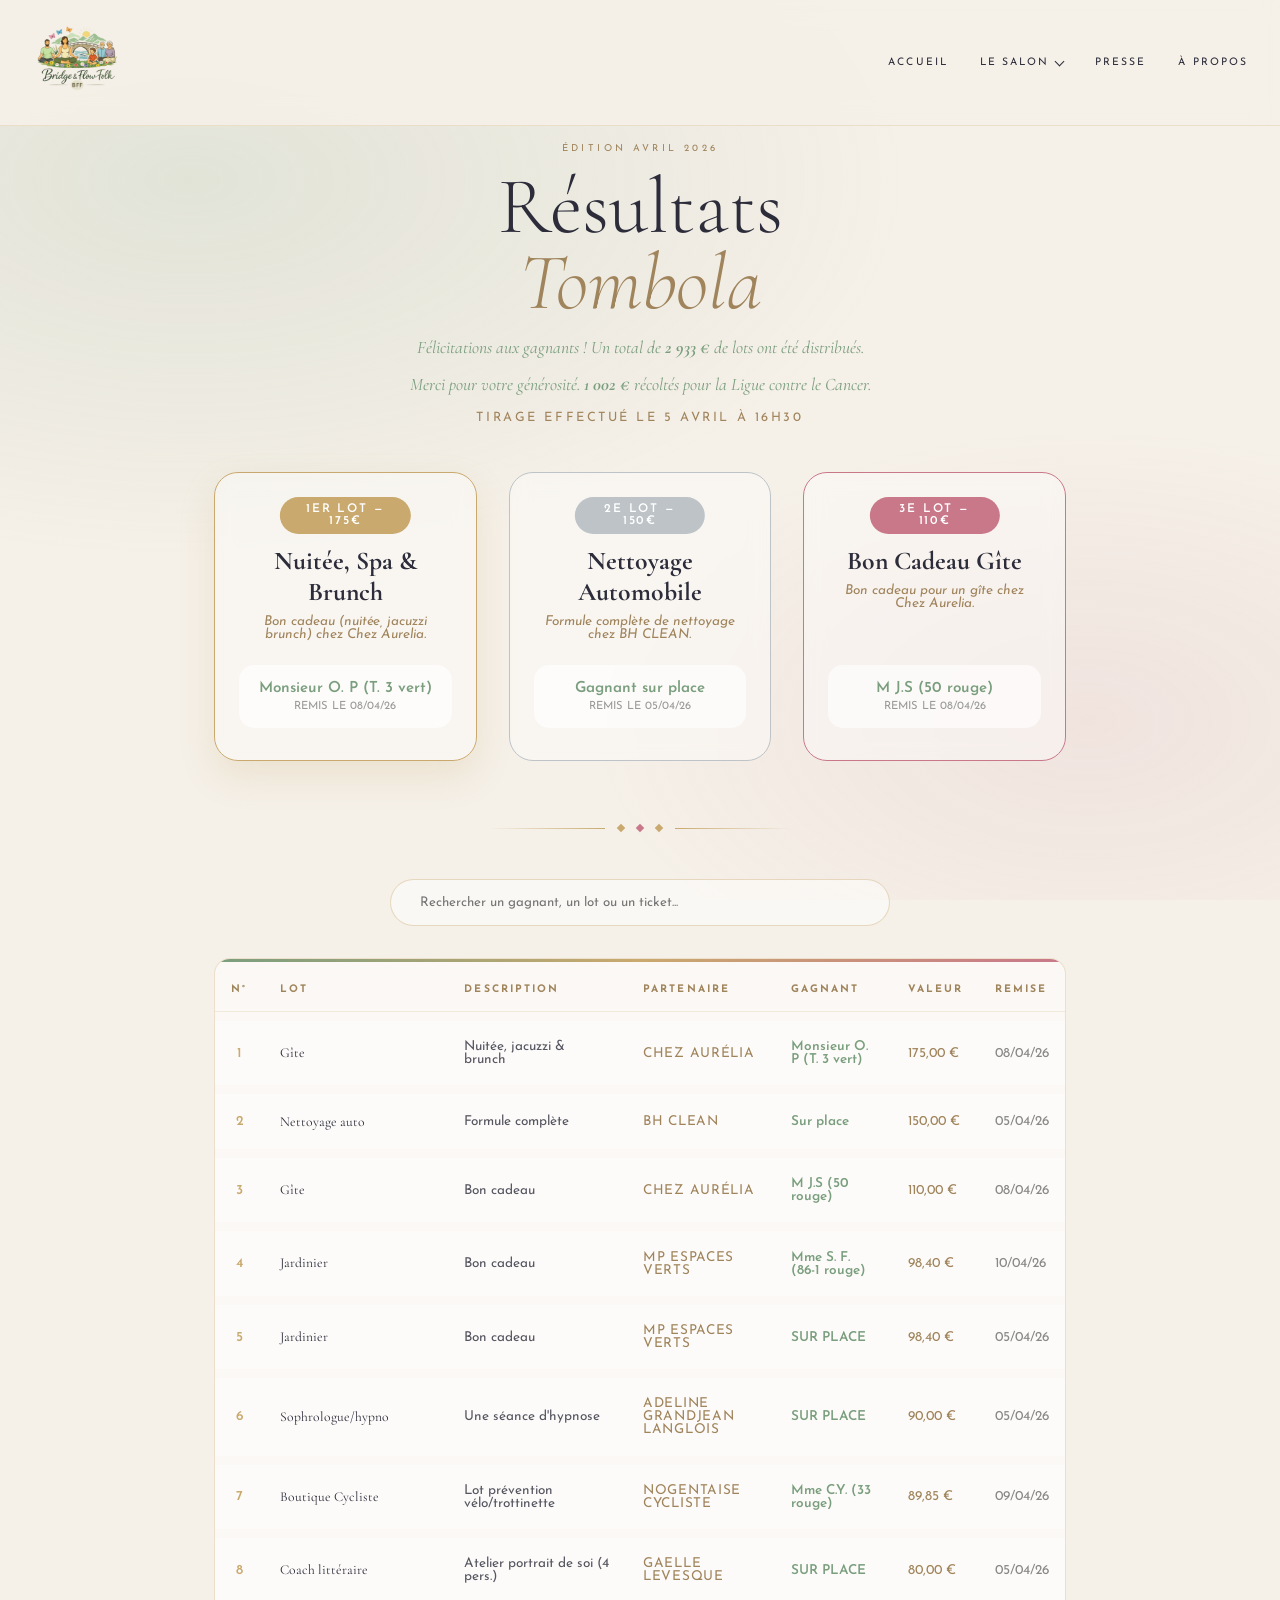
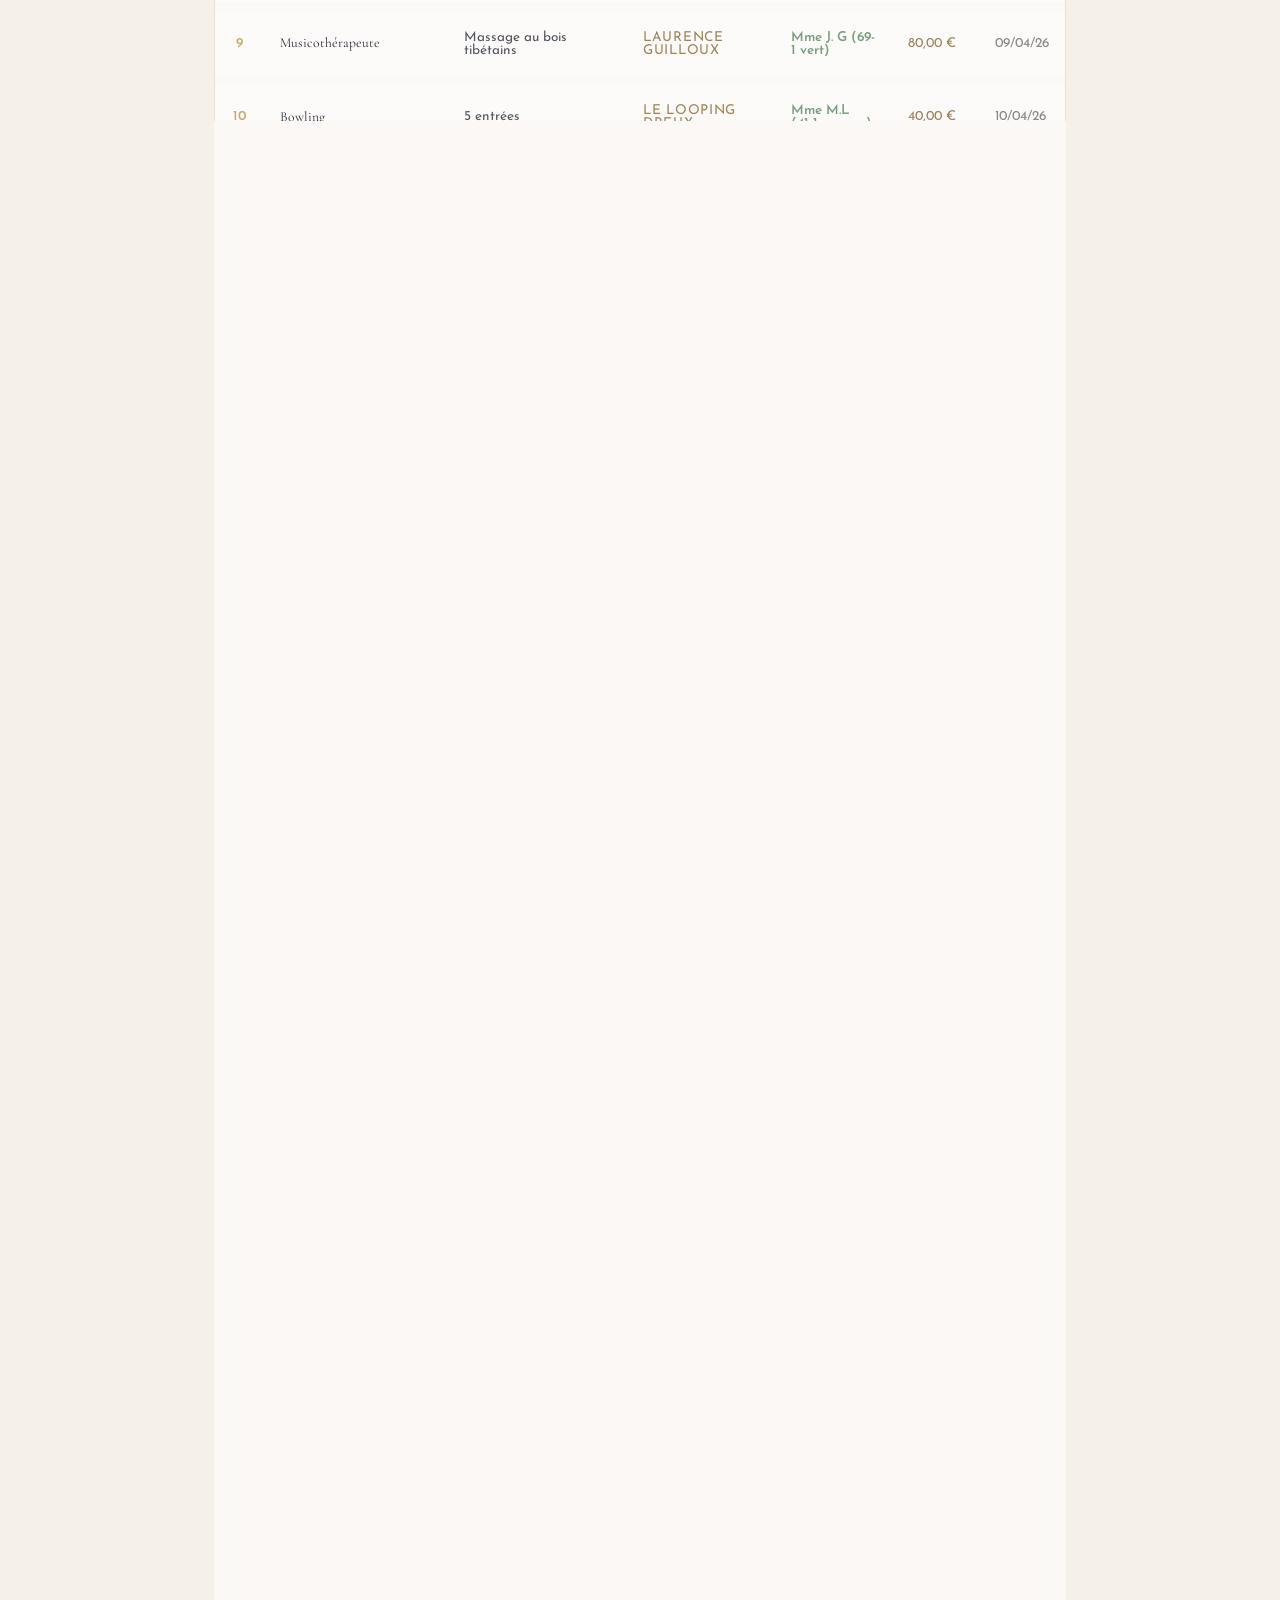
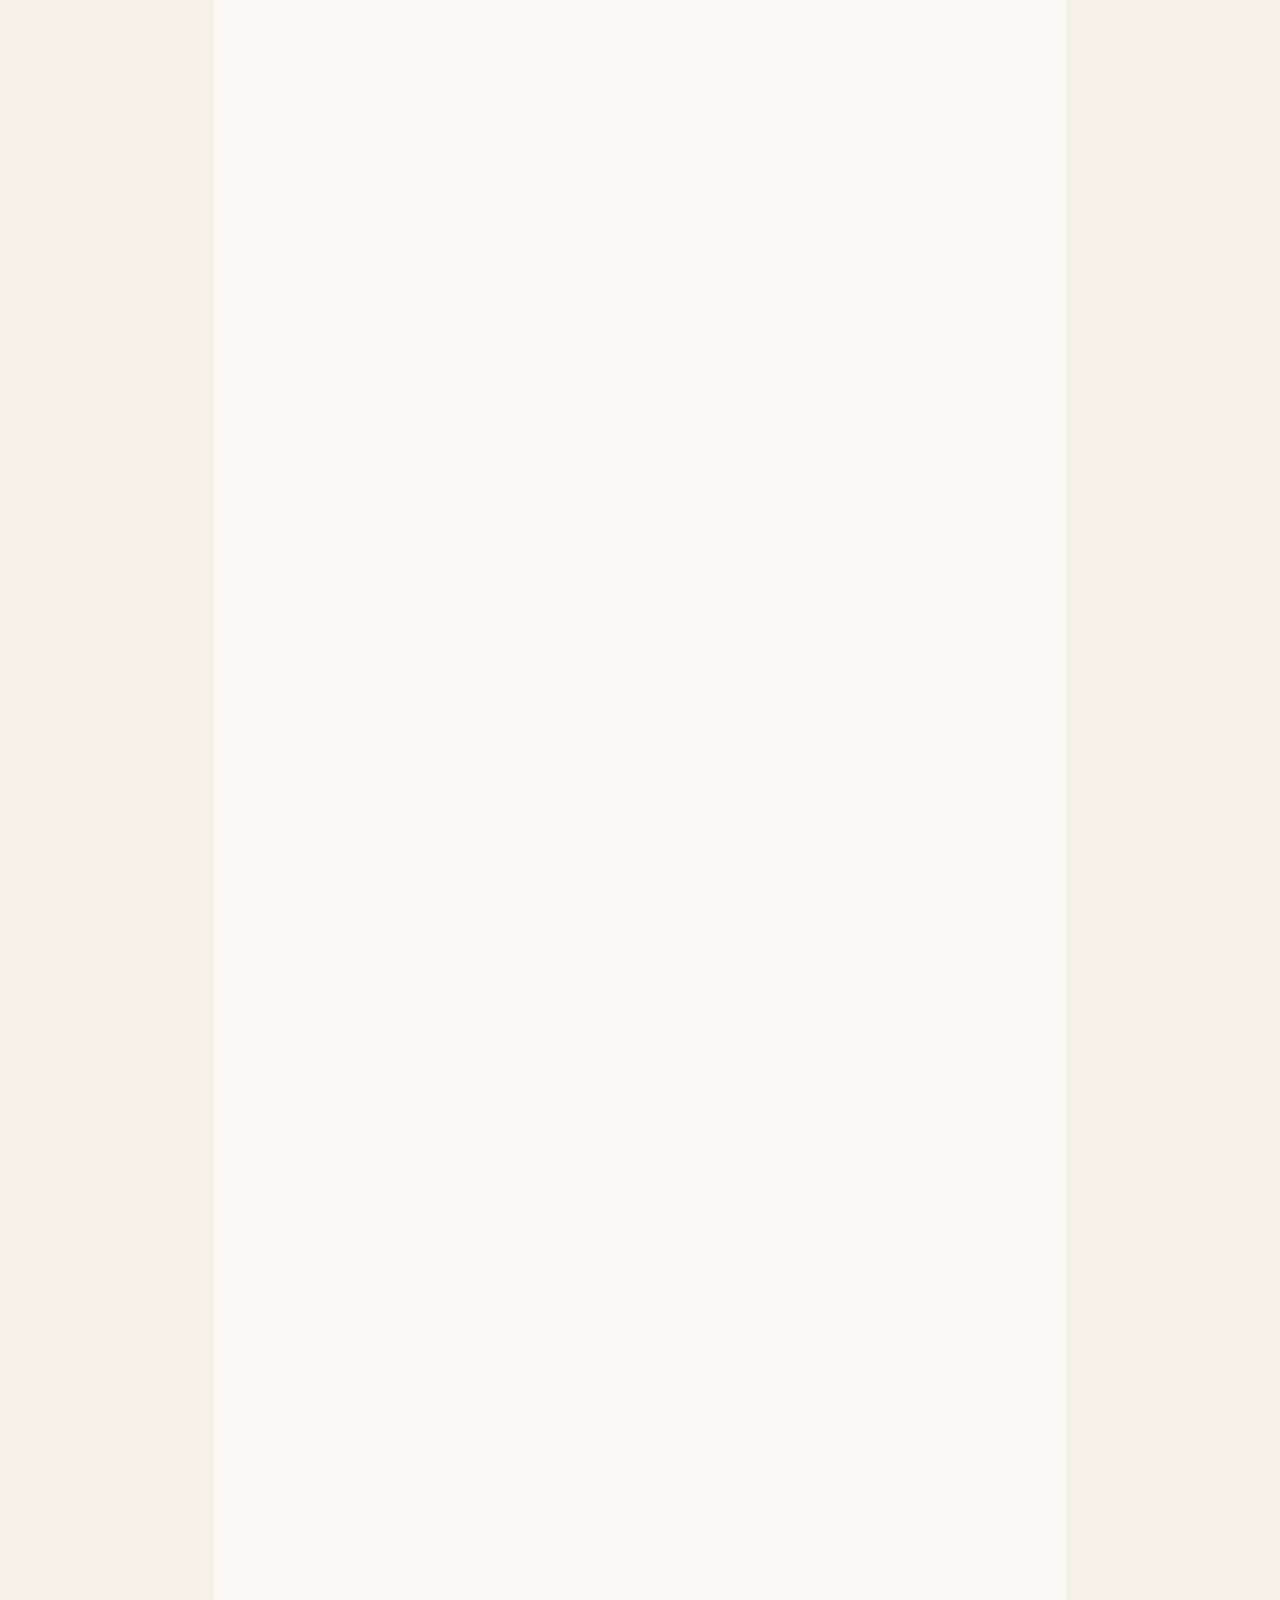
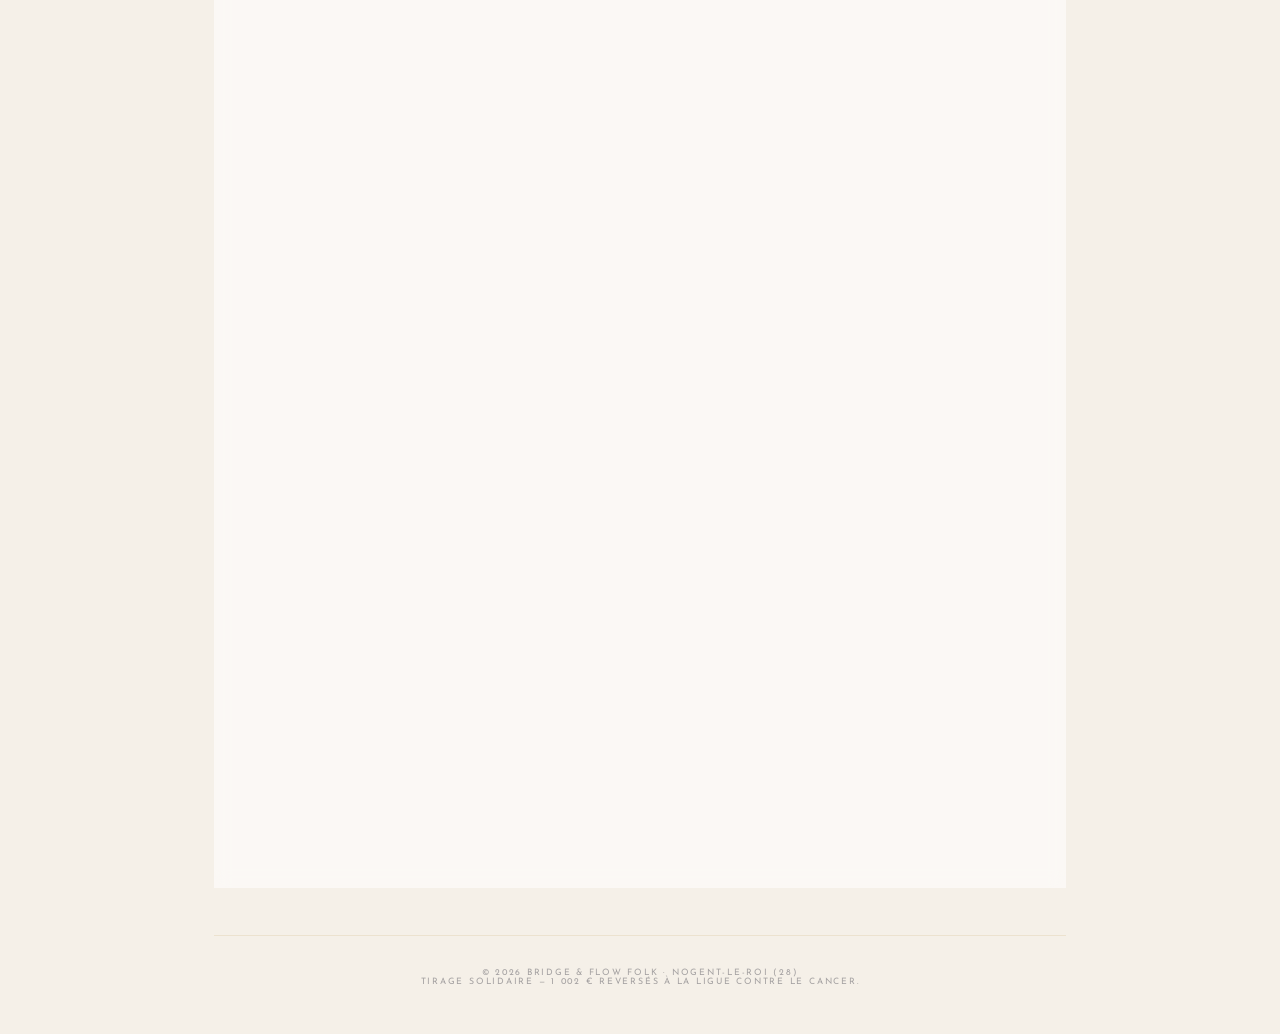
<file: resultats.html>
<!DOCTYPE html>
<html lang="fr">
<head>
  <meta charset="UTF-8" />
  <meta name="viewport" content="width=device-width, initial-scale=1.0" />
  <title>Résultats Tombola — Bridge & Flow Folk</title>
  <link rel="preconnect" href="https://fonts.googleapis.com" />
  <link href="https://fonts.googleapis.com/css2?family=Cormorant+Garamond:ital,wght@0,300;0,400;0,600;1,300;1,400&family=Josefin+Sans:wght@200;300;400&display=swap" rel="stylesheet" />
  <link rel="stylesheet" href="commun.css" />
  <style>
    /* ─── Styles spécifiques aux résultats ─── */
    .hero-tirage-info {
      font-size: 0.8rem;
      letter-spacing: 0.2em;
      text-transform: uppercase;
      color: var(--terre);
      margin-top: 1rem;
      display: block;
      font-weight: 400;
    }

    .search-container {
      margin: 3rem auto 2rem;
      text-align: center;
      max-width: 500px;
    }

    .search-input {
      width: 100%;
      padding: 1rem 1.8rem;
      border-radius: 50px;
      border: 1px solid rgba(201, 169, 110, 0.4);
      background: rgba(255, 255, 255, 0.5);
      font-family: 'Josefin Sans', sans-serif;
      outline: none;
      transition: all 0.3s;
    }

    .search-input:focus {
      background: #fff;
      border-color: var(--or);
      box-shadow: 0 10px 25px rgba(201, 169, 110, 0.15);
    }

    /* ─── Podium Moderne ─── */
    .podium-container {
      display: grid;
      grid-template-columns: repeat(3, 1fr);
      gap: 2rem;
      margin-bottom: 4rem;
    }

    .podium-carte {
      background: rgba(255, 255, 255, 0.4);
      backdrop-filter: blur(10px);
      border-radius: 24px;
      padding: 3.5rem 1.5rem 2rem;
      text-align: center;
      position: relative;
      transition: transform 0.4s;
      border: 1px solid rgba(255,255,255,0.3);
      display: flex;
      flex-direction: column;
    }

    .podium-carte:hover { transform: translateY(-10px); }

    .rank-tag {
      position: absolute;
      top: 1.5rem; left: 50%;
      transform: translateX(-50%);
      font-size: 0.75rem;
      letter-spacing: 0.15em;
      text-transform: uppercase;
      padding: 0.4rem 1.2rem;
      border-radius: 100px;
      font-weight: 600;
    }

    .podium-carte.premier { border: 1.5px solid var(--or); box-shadow: 0 15px 35px rgba(201,169,110,0.2); }
    .podium-carte.premier .rank-tag { background: var(--or); color: #fff; }
    
    .podium-carte.deuxieme { border: 1.5px solid #bdc3c7; }
    .podium-carte.deuxieme .rank-tag { background: #bdc3c7; color: #fff; }

    .podium-carte.troisieme { border: 1.5px solid var(--lotus); }
    .podium-carte.troisieme .rank-tag { background: var(--lotus); color: #fff; }

    .prize-title { font-family: 'Cormorant Garamond', serif; font-size: 1.6rem; margin: 1rem 0 0.5rem; color: var(--nuit); }
    .prize-desc { font-size: 0.85rem; color: var(--terre); font-style: italic; margin-bottom: 1.5rem; flex-grow: 1; }

    .winner-box { background: rgba(255,255,255,0.6); padding: 1rem; border-radius: 15px; }
    .winner-name { display: block; font-weight: 600; color: var(--sauge); font-size: 0.95rem; }
    .winner-date { display: block; font-size: 0.7rem; color: #999; margin-top: 5px; text-transform: uppercase; }

    /* ─── Tableau Complet ─── */
    .table-wrapper { overflow-x: auto; }
    .tableau-resultats { width: 100%; border-collapse: separate; border-spacing: 0 0.6rem; }
    .tableau-resultats th { font-size: 0.65rem; text-transform: uppercase; letter-spacing: 0.2em; color: var(--terre); padding: 1rem; text-align: left; border-bottom: 1px solid rgba(201,169,110,0.2); }
    .lot-ligne { background: rgba(255, 255, 255, 0.4); transition: background 0.2s; }
    .lot-ligne:hover { background: rgba(255, 255, 255, 0.8); }
    .lot-ligne td { padding: 1.2rem 1rem; font-size: 0.85rem; vertical-align: middle; }
    
    .col-num { font-weight: 600; color: var(--or); width: 50px; text-align: center; }
    .col-lot { font-family: 'Cormorant Garamond', serif; font-size: 1.1rem; line-height: 1.2; width: 25%; }
    .col-desc { font-size: 0.8rem; color: var(--nuit); opacity: 0.8; width: 25%; }
    .col-partenaire { font-size: 0.7rem; text-transform: uppercase; color: var(--terre); letter-spacing: 0.05em; width: 15%; }
    .col-gagnant { font-weight: 600; color: var(--sauge); width: 15%; }
    .col-valeur { font-weight: 400; color: var(--terre); width: 10%; }
    .col-remise { font-size: 0.7rem; color: #888; text-transform: uppercase; width: 10%; }

    @media(max-width: 900px) { .podium-container { grid-template-columns: 1fr; } }
    @media(max-width: 768px) {
      .tableau-resultats thead { display: none; }
      .lot-ligne { display: block; padding: 1.5rem; margin-bottom: 1rem; border-radius: 15px; text-align: center; }
      .lot-ligne td { display: block; width: 100%; padding: 0.3rem 0; border: none; }
      .col-lot { font-size: 1.3rem; }
      .col-num::before { content: "Lot n°"; margin-right: 5px; }
    }
  </style>
</head>
<body>

  <nav class="nav-principale">
    <a href="index.html" class="nav-logo"><img 
			src="logo-sansFond.png" 
			alt="Logo Bridge & Flow Folk" 
			style="width:90px; height:90px; object-fit:contain; flex-shrink:0; margin-right:8px;"
		  /></a>

    <!-- Nav desktop -->
    <div class="nav-liens">
      <a href="index.html">Accueil</a>

      <!-- Dropdown "Le Salon" -->
      <div class="nav-groupe" id="groupe-salon">
        <button class="nav-groupe-btn" id="btn-salon" aria-expanded="false" aria-haspopup="true">
          Le Salon <span class="chevron" aria-hidden="true"></span>
        </button>
        <div class="nav-dropdown" id="dropdown-salon" role="menu">
          <a href="programme.html" role="menuitem">Programme</a>
          <a href="tombola.html" role="menuitem">Tombola</a>
          <a href="buvette.html" role="menuitem">Buvette</a>
          <a href="foodtruck.html" role="menuitem">Food truck</a>
		  <a href="galerie.html" role="menuitem">Galerie</a>
          <a href="savon.html" role="menuitem">Savons</a>
        </div>
      </div>

      <a href="presse.html">Presse</a>
      <a href="apropos.html">À propos</a>
    </div>

    <!-- Burger mobile (même id que index.html) -->
    <button class="nav-burger" onclick="toggleMenu()" aria-label="Ouvrir le menu">☰</button>
  </nav>

  <!-- Nav mobile dépliable -->
  <nav class="nav-mobile" id="navMobile" aria-label="Menu mobile">
    <a href="index.html">🏠 Accueil</a>
    <a href="programme.html">📅 Programme</a>
    <a href="tombola.html">🎟 Tombola</a>
    <a href="buvette.html">☕ Buvette</a>
    <a href="foodtruck.html" class="actif">🚚 Food truck</a>
    <a href="savon.html">🧼 Savons</a>
	<a href="galerie.html">📸 Galerie</a>
    <a href="presse.html">📰 Presse</a>
    <a href="apropos.html">🌿 À propos</a>
  </nav>


  <main>
    <div class="hero anime">
      <span class="hero-tag">Édition Avril 2026</span>
      <h1>Résultats<br><em>Tombola</em></h1>
	  <p class="hero-sub">Félicitations aux gagnants ! Un total de <strong>2 933 €</strong> de lots ont été distribués.</p>
      <p class="hero-sub">Merci pour votre générosité. <strong>1 002 €</strong> récoltés pour la Ligue contre le Cancer.</p>
      <span class="hero-tirage-info">Tirage effectué le 5 Avril à 16h30</span>
    </div>

    <div class="podium-container">
      <div class="podium-carte premier">
        <span class="rank-tag">1er Lot — 175€</span>
        <h3 class="prize-title">Nuitée, Spa & Brunch</h3>
        <p class="prize-desc">Bon cadeau (nuitée, jacuzzi brunch) chez Chez Aurelia.</p>
        <div class="winner-box">
          <span class="winner-name">Monsieur O. P (T. 3 vert)</span>
          <span class="winner-date">Remis le 08/04/26 </span>
        </div>
      </div>

      <div class="podium-carte deuxieme">
        <span class="rank-tag">2e Lot — 150€</span>
        <h3 class="prize-title">Nettoyage Automobile</h3>
        <p class="prize-desc">Formule complète de nettoyage chez BH CLEAN.</p>
        <div class="winner-box">
          <span class="winner-name">Gagnant sur place</span>
          <span class="winner-date">Remis le 05/04/26 </span>
        </div>
      </div>

      <div class="podium-carte troisieme">
        <span class="rank-tag">3e Lot — 110€</span>
        <h3 class="prize-title">Bon Cadeau Gîte</h3>
        <p class="prize-desc">Bon cadeau pour un gîte chez Chez Aurelia.</p>
        <div class="winner-box">
          <span class="winner-name">M J.S (50 rouge)</span>
          <span class="winner-date">Remis le 08/04/26 </span>
        </div>
      </div>
    </div>

    <div class="sep"><div class="sep-l"></div><div class="sep-d"></div><div class="sep-d" style="background:var(--lotus)"></div><div class="sep-d"></div><div class="sep-r"></div></div>

    <div class="search-container">
      <input type="text" id="searchInput" class="search-input" placeholder="Rechercher un gagnant, un lot ou un ticket...">
    </div>

    <div class="table-wrapper carte anime">
      <table class="tableau-resultats">
        <thead>
          <tr>
            <th>N°</th>
            <th>Lot</th>
            <th>Description</th>
            <th>Partenaire</th>
            <th>Gagnant</th>
            <th>Valeur</th>
            <th>Remise</th>
          </tr>
        </thead>
        <tbody id="resultatsTable">
          <tr class="lot-ligne"><td class="col-num">1</td><td class="col-lot">Gîte</td><td class="col-desc">Nuitée, jacuzzi &amp; brunch</td><td class="col-partenaire">Chez Aurélia</td><td class="col-gagnant">Monsieur O. P (T. 3 vert)</td><td class="col-valeur">175,00 €</td><td class="col-remise">08/04/26</td></tr>
          <tr class="lot-ligne"><td class="col-num">2</td><td class="col-lot">Nettoyage auto</td><td class="col-desc">Formule complète</td><td class="col-partenaire">BH CLEAN</td><td class="col-gagnant">Sur place</td><td class="col-valeur">150,00 €</td><td class="col-remise">05/04/26</td></tr>
          <tr class="lot-ligne"><td class="col-num">3</td><td class="col-lot">Gîte</td><td class="col-desc">Bon cadeau</td><td class="col-partenaire">Chez Aurélia</td><td class="col-gagnant">M J.S (50 rouge)</td><td class="col-valeur">110,00 €</td><td class="col-remise">08/04/26</td></tr>
          <tr class="lot-ligne"><td class="col-num">4</td><td class="col-lot">Jardinier</td><td class="col-desc">Bon cadeau</td><td class="col-partenaire">MP ESPACES VERTS</td><td class="col-gagnant">Mme S. F. (86-1 rouge)</td><td class="col-valeur">98,40 €</td><td class="col-remise">10/04/26</td></tr>
          <tr class="lot-ligne"><td class="col-num">5</td><td class="col-lot">Jardinier</td><td class="col-desc">Bon cadeau</td><td class="col-partenaire">MP ESPACES VERTS</td><td class="col-gagnant">SUR PLACE</td><td class="col-valeur">98,40 €</td><td class="col-remise">05/04/26</td></tr>
          <tr class="lot-ligne"><td class="col-num">6</td><td class="col-lot">Sophrologue/hypno</td><td class="col-desc">Une séance d'hypnose</td><td class="col-partenaire">Adeline GRANDJEAN LANGLOIS</td><td class="col-gagnant">SUR PLACE</td><td class="col-valeur">90,00 €</td><td class="col-remise">05/04/26</td></tr>
          <tr class="lot-ligne"><td class="col-num">7</td><td class="col-lot">Boutique Cycliste</td><td class="col-desc">Lot prévention vélo/trottinette</td><td class="col-partenaire">Nogentaise Cycliste</td><td class="col-gagnant">Mme C.Y. (33 rouge)</td><td class="col-valeur">89,85 €</td><td class="col-remise">09/04/26</td></tr>
          <tr class="lot-ligne"><td class="col-num">8</td><td class="col-lot">Coach littéraire</td><td class="col-desc">Atelier portrait de soi (4 pers.)</td><td class="col-partenaire">Gaelle Levesque</td><td class="col-gagnant">SUR PLACE</td><td class="col-valeur">80,00 €</td><td class="col-remise">05/04/26</td></tr>
          <tr class="lot-ligne"><td class="col-num">9</td><td class="col-lot">Musicothérapeute</td><td class="col-desc">Massage au bois tibétains</td><td class="col-partenaire">Laurence GUILLOUX</td><td class="col-gagnant">Mme J. G (69-1 vert)</td><td class="col-valeur">80,00 €</td><td class="col-remise">09/04/26</td></tr>
          <tr class="lot-ligne"><td class="col-num">10</td><td class="col-lot">Bowling</td><td class="col-desc">5 entrées</td><td class="col-partenaire">Le Looping DREUX</td><td class="col-gagnant">Mme M.L (41-1 orange)</td><td class="col-valeur">40,00 €</td><td class="col-remise">10/04/26</td></tr>
          <tr class="lot-ligne"><td class="col-num">11</td><td class="col-lot">Bowling</td><td class="col-desc">5 entrées</td><td class="col-partenaire">Le Looping DREUX</td><td class="col-gagnant">Mme C.Y (19 orange)</td><td class="col-valeur">40,00 €</td><td class="col-remise">10/04/26</td></tr>
          <tr class="lot-ligne"><td class="col-num">12</td><td class="col-lot">Opticien ATOL</td><td class="col-desc">Lunettes solaires prévention</td><td class="col-partenaire">Boutique Nogentaise</td><td class="col-gagnant">Mme C.C (42 jaune)</td><td class="col-valeur">79,00 €</td><td class="col-remise">09/04/26</td></tr>
          <tr class="lot-ligne"><td class="col-num">13</td><td class="col-lot">Restaurant</td><td class="col-desc">Table offerte pour un duo</td><td class="col-partenaire">Capucin gourmand</td><td class="col-gagnant">M. U. H (62-1 rouge)</td><td class="col-valeur">76,00 €</td><td class="col-remise">10/04/26</td></tr>
          <tr class="lot-ligne"><td class="col-num">14</td><td class="col-lot">Réflexologue</td><td class="col-desc">Séance de réflexologie</td><td class="col-partenaire">Les Vertus de Liane</td><td class="col-gagnant">Mme C.C (31 JAUNE)</td><td class="col-valeur">65,00 €</td><td class="col-remise">09/04/26</td></tr>
          <tr class="lot-ligne"><td class="col-num">15</td><td class="col-lot">Coiffeuse énergétique</td><td class="col-desc">Séance de LaHoChi</td><td class="col-partenaire">Angélique LOURDIN</td><td class="col-gagnant">Mme C.C (30 JAUNE)</td><td class="col-valeur">60,00 €</td><td class="col-remise">09/04/26</td></tr>
          <tr class="lot-ligne"><td class="col-num">16</td><td class="col-lot">Massage Ayurvédique</td><td class="col-desc">Massage des mains</td><td class="col-partenaire">Aude MORNAS</td><td class="col-gagnant">SUR PLACE</td><td class="col-valeur">60,00 €</td><td class="col-remise">05/04/26</td></tr>
          <tr class="lot-ligne"><td class="col-num">17</td><td class="col-lot">Artiste plasticienne</td><td class="col-desc">Séance 2h atelier créatif</td><td class="col-partenaire">Carole CORDIER</td><td class="col-gagnant">SUR PLACE</td><td class="col-valeur">60,00 €</td><td class="col-remise">05/04/26</td></tr>
          <tr class="lot-ligne"><td class="col-num">18</td><td class="col-lot">Énergéticienne</td><td class="col-desc">Thème numérologique</td><td class="col-partenaire">K ENERGETIK</td><td class="col-gagnant">SUR PLACE</td><td class="col-valeur">60,00 €</td><td class="col-remise">05/04/26</td></tr>
          <tr class="lot-ligne"><td class="col-num">19</td><td class="col-lot">Énergéticienne</td><td class="col-desc">Séance de relaxation</td><td class="col-partenaire">Souffle d'Ange</td><td class="col-gagnant">SUR PLACE</td><td class="col-valeur">60,00 €</td><td class="col-remise">05/04/26</td></tr>
          <tr class="lot-ligne"><td class="col-num">20</td><td class="col-lot">Énergéticienne</td><td class="col-desc">Tirage sujet au choix</td><td class="col-partenaire">Emelyne THOUMYRE</td><td class="col-gagnant">SUR PLACE</td><td class="col-valeur">60,00 €</td><td class="col-remise">05/04/26</td></tr>
          <tr class="lot-ligne"><td class="col-num">21</td><td class="col-lot">Énergéticienne</td><td class="col-desc">Tirage énergétique 1h</td><td class="col-partenaire">Emelyne THOUMYRE</td><td class="col-gagnant">M J.S (44 rouge)</td><td class="col-valeur">60,00 €</td><td class="col-remise">05/04/26</td></tr>
          <tr class="lot-ligne"><td class="col-num">22</td><td class="col-lot">Créatrice</td><td class="col-desc">Bouquet fondants parfumés</td><td class="col-partenaire">Audrey DAVID</td><td class="col-gagnant">SUR PLACE</td><td class="col-valeur">50,00 €</td><td class="col-remise">05/04/26</td></tr>
          <tr class="lot-ligne"><td class="col-num">23</td><td class="col-lot">Créatrice</td><td class="col-desc">Cadre surprise</td><td class="col-partenaire">Charlotte BINET-CHATLOVE</td><td class="col-gagnant">Mme C. C</td><td class="col-valeur">50,00 €</td><td class="col-remise">EN COURS</td></tr>
          <tr class="lot-ligne"><td class="col-num">24</td><td class="col-lot">Equi-coach</td><td class="col-desc">Essai simulateur équestre</td><td class="col-partenaire">Veronique CHERUBIN</td><td class="col-gagnant">SUR PLACE</td><td class="col-valeur">50,00 €</td><td class="col-remise">05/04/26</td></tr>
          <tr class="lot-ligne"><td class="col-num">25</td><td class="col-lot">Sophrologue</td><td class="col-desc">Séance enfant</td><td class="col-partenaire">Adeline GRAND JEAN LANGLOIS</td><td class="col-gagnant">Mme C.C (18 jaune)</td><td class="col-valeur">50,00 €</td><td class="col-remise">EN COURS</td></tr>
          <tr class="lot-ligne"><td class="col-num">26</td><td class="col-lot">Créatrice</td><td class="col-desc">Coffret corps et cheveux</td><td class="col-partenaire">Laurence JOBIC</td><td class="col-gagnant">Mme WKF</td><td class="col-valeur">50,00 €</td><td class="col-remise">08/04/26</td></tr>
          <tr class="lot-ligne"><td class="col-num">27</td><td class="col-lot">Diététicienne - Nutritionniste</td><td class="col-desc">Bilan diététique 1h</td><td class="col-partenaire">Françoise POUGNET</td><td class="col-gagnant">Mme C. C (8 bleu)</td><td class="col-valeur">50,00 €</td><td class="col-remise">EN COURS</td></tr>
          <tr class="lot-ligne"><td class="col-num">28</td><td class="col-lot">Taromancienne</td><td class="col-desc">1h tirage de cartes</td><td class="col-partenaire">Isabelle MOREAU</td><td class="col-gagnant">Mme L. C (3 jaune)</td><td class="col-valeur">50,00 €</td><td class="col-remise">10/04/26</td></tr>
          <tr class="lot-ligne"><td class="col-num">29</td><td class="col-lot">Socio esthéticienne</td><td class="col-desc">Massage de 30min</td><td class="col-partenaire">Martine BARON</td><td class="col-gagnant">SUR PLACE</td><td class="col-valeur">45,00 €</td><td class="col-remise">05/04/26</td></tr>
          <tr class="lot-ligne"><td class="col-num">30</td><td class="col-lot">Réfléxologue</td><td class="col-desc">Réflexologie plantaire 30mn</td><td class="col-partenaire">Julien Lei Wang</td><td class="col-gagnant">Mme L. C (7 bleu)</td><td class="col-valeur">45,00 €</td><td class="col-remise">10/04/26</td></tr>
          <tr class="lot-ligne"><td class="col-num">31</td><td class="col-lot">Masseur</td><td class="col-desc">Séance de massage 30min</td><td class="col-partenaire">Julien Lei Wang</td><td class="col-gagnant">SUR PLACE</td><td class="col-valeur">45,00 €</td><td class="col-remise">05/04/26</td></tr>
          <tr class="lot-ligne"><td class="col-num">32</td><td class="col-lot">FOREVER</td><td class="col-desc">Crème Aloe vera SPF 20</td><td class="col-partenaire">Isabelle Amara Plichon</td><td class="col-gagnant">SUR PLACE</td><td class="col-valeur">44,95 €</td><td class="col-remise">05/04/26</td></tr>
          <tr class="lot-ligne"><td class="col-num">33</td><td class="col-lot">Karting</td><td class="col-desc">2 places de kart</td><td class="col-partenaire">Battlekart</td><td class="col-gagnant">Mme E.A (36 rouge)</td><td class="col-valeur">44,00 €</td><td class="col-remise">09/04/26</td></tr>
          <tr class="lot-ligne"><td class="col-num">34</td><td class="col-lot">SPA</td><td class="col-desc">Bon spa 2h</td><td class="col-partenaire">La Rumba</td><td class="col-gagnant">SUR PLACE</td><td class="col-valeur">42,00 €</td><td class="col-remise">05/04/26</td></tr>
          <tr class="lot-ligne"><td class="col-num">35</td><td class="col-lot">Masseuse</td><td class="col-desc">Massage relaxant 30mn</td><td class="col-partenaire">Claudina</td><td class="col-gagnant">M. S. A (67-1 vert)</td><td class="col-valeur">40,00 €</td><td class="col-remise">09/04/26</td></tr>
          <tr class="lot-ligne"><td class="col-num">36</td><td class="col-lot">Masseuse</td><td class="col-desc">Massage relaxant 30mn</td><td class="col-partenaire">Claudina</td><td class="col-gagnant">Mme D.R (97-1 orange)</td><td class="col-valeur">40,00 €</td><td class="col-remise">10/04/26</td></tr>
          <tr class="lot-ligne"><td class="col-num">37</td><td class="col-lot">Couture</td><td class="col-desc">Kit d'huiles essentielles</td><td class="col-partenaire">La Feelylie</td><td class="col-gagnant">SUR PLACE</td><td class="col-valeur">30,00 €</td><td class="col-remise">05/04/26</td></tr>
          <tr class="lot-ligne"><td class="col-num">38</td><td class="col-lot">Boutique</td><td class="col-desc">Carte cadeau</td><td class="col-partenaire">MA&VA</td><td class="col-gagnant">SUR PLACE</td><td class="col-valeur">30,00 €</td><td class="col-remise">05/04/26</td></tr>
          <tr class="lot-ligne"><td class="col-num">39</td><td class="col-lot">Boutique</td><td class="col-desc">Bon d'achat</td><td class="col-partenaire">Lapis et Magicae</td><td class="col-gagnant">SUR PLACE</td><td class="col-valeur">30,00 €</td><td class="col-remise">05/04/26</td></tr>
          <tr class="lot-ligne"><td class="col-num">40</td><td class="col-lot">Boutique</td><td class="col-desc">Bon d'achat</td><td class="col-partenaire">Lapis et Magicae</td><td class="col-gagnant">SUR PLACE</td><td class="col-valeur">30,00 €</td><td class="col-remise">05/04/26</td></tr>
          <tr class="lot-ligne"><td class="col-num">41</td><td class="col-lot">Forever</td><td class="col-desc">Gelée hydratante aloe vera</td><td class="col-partenaire">Isabelle Amara Plichon</td><td class="col-gagnant">M. L. D (33-1 orange)</td><td class="col-valeur">24,40 €</td><td class="col-remise">10/04/26</td></tr>
          <tr class="lot-ligne"><td class="col-num">42</td><td class="lot-lot">Equi-coach</td><td class="col-desc">Visite famille ferme pédago</td><td class="col-partenaire">Veronique CHERUBIN</td><td class="col-gagnant">Mme L.S (14 rouge)</td><td class="col-valeur">25,00 €</td><td class="col-remise">09/04/26</td></tr>
          <tr class="lot-ligne"><td class="col-num">43</td><td class="lot-lot">Equi-coach</td><td class="col-desc">Visite famille ferme pédago</td><td class="col-partenaire">Veronique CHERUBIN</td><td class="col-gagnant">SUR PLACE</td><td class="col-valeur">25,00 €</td><td class="col-remise">05/04/26</td></tr>
          <tr class="lot-ligne"><td class="col-num">44</td><td class="lot-lot">Equi-coach</td><td class="col-desc">Visite famille ferme pédago</td><td class="col-partenaire">Veronique CHERUBIN</td><td class="col-gagnant">Mme F. N (95-1 rouge)</td><td class="col-valeur">25,00 €</td><td class="col-remise">08/04/26</td></tr>
          <tr class="lot-ligne"><td class="col-num">45</td><td class="lot-lot">Equi-coach</td><td class="col-desc">Visite famille ferme pédago</td><td class="col-partenaire">Veronique CHERUBIN</td><td class="col-gagnant">SUR PLACE</td><td class="col-valeur">25,00 €</td><td class="col-remise">05/04/26</td></tr>
          <tr class="lot-ligne"><td class="col-num">46</td><td class="lot-lot">Equi-coach</td><td class="col-desc">Visite famille ferme pédago</td><td class="col-partenaire">Veronique CHERUBIN</td><td class="col-gagnant">Mme N. M (16 vert)</td><td class="col-valeur">25,00 €</td><td class="col-remise">10/04/26</td></tr>
          <tr class="lot-ligne"><td class="col-num">47</td><td class="col-lot">Forever</td><td class="col-desc">Gelée hydratante aloe vera</td><td class="col-partenaire">Isabelle Amara Plichon</td><td class="col-gagnant">Mme LEB (33-1 orange)</td><td class="col-valeur">24,40 €</td><td class="col-remise">10/04/26</td></tr>
          <tr class="lot-ligne"><td class="col-num">48</td><td class="col-lot">Boutique</td><td class="col-desc">Bon cadeau</td><td class="col-partenaire">Atelier des Rêves</td><td class="col-gagnant">Mme R. (22 orange)</td><td class="col-valeur">20,00 €</td><td class="col-remise">09/04/26</td></tr>
          <tr class="lot-ligne"><td class="col-num">49</td><td class="col-lot">Cinéma</td><td class="col-desc">Places de cinéma</td><td class="col-partenaire">Ciné Centre</td><td class="col-gagnant">Mme C.C (32 jaune)</td><td class="col-valeur">20,00 €</td><td class="col-remise">EN COURS</td></tr>
          <tr class="lot-ligne"><td class="col-num">50</td><td class="col-lot">Fleuriste</td><td class="col-desc">Bon cadeau fleuriste</td><td class="col-partenaire">Reflets de Rosée</td><td class="col-gagnant">SUR PLACE</td><td class="col-valeur">20,00 €</td><td class="col-remise">05/04/26</td></tr>
          <tr class="lot-ligne"><td class="col-num">51</td><td class="col-lot">Créatrice</td><td class="col-desc">Un bijou</td><td class="col-partenaire">Stéphanie PIEL</td><td class="col-gagnant">Mme F. S (88-1 rouge)</td><td class="col-valeur">20,00 €</td><td class="col-remise">EN COURS</td></tr>
          <tr class="lot-ligne"><td class="col-num">52</td><td class="col-lot">Ecrivain</td><td class="col-desc">Livre</td><td class="col-partenaire">Herve MEYER</td><td class="col-gagnant">Mme LEB. (41-1 vert)</td><td class="col-valeur">20,00 €</td><td class="col-remise">EN COURS</td></tr>
          <tr class="lot-ligne"><td class="col-num">53</td><td class="col-lot">Couture</td><td class="col-desc">Livre de couture</td><td class="col-partenaire">La Feelylie</td><td class="col-gagnant">SUR PLACE</td><td class="col-valeur">19,50 €</td><td class="col-remise">05/04/26</td></tr>
          <tr class="lot-ligne"><td class="col-num">54</td><td class="col-lot">Auteure</td><td class="col-desc">Recueil de poèmes personnalisé</td><td class="col-partenaire">Isabelle Paoletti</td><td class="col-gagnant">M. S. A (65-1 rouge)</td><td class="col-valeur">17,00 €</td><td class="col-remise">09/04/26</td></tr>
          <tr class="lot-ligne"><td class="col-num">55</td><td class="col-lot">Coiffeur</td><td class="col-desc">Bon coiffure</td><td class="col-partenaire">Infinitif</td><td class="col-gagnant">Mme M.L. (54-1 rouge)</td><td class="col-valeur">15,00 €</td><td class="col-remise">10/04/26</td></tr>
          <tr class="lot-ligne"><td class="col-num">56</td><td class="col-lot">Créatrice</td><td class="col-desc">Porte-clés, marque-page, crayon</td><td class="col-partenaire">Justine HILLIERE</td><td class="col-gagnant">SUR PLACE</td><td class="col-valeur">15,00 €</td><td class="col-remise">05/04/26</td></tr>
          <tr class="lot-ligne"><td class="col-num">57</td><td class="col-lot">Astrologue</td><td class="col-desc">Le petit oracle</td><td class="col-partenaire">Laurence luna Luminastro</td><td class="col-gagnant">M. H.U. (62-1 rouge)</td><td class="col-valeur">15,00 €</td><td class="col-remise">EN COURS</td></tr>
          <tr class="lot-ligne"><td class="col-num">58</td><td class="col-lot">Boutique</td><td class="col-desc">Bon cadeau</td><td class="col-partenaire">Le Destin de Marion</td><td class="col-gagnant">SUR PLACE</td><td class="col-valeur">15,00 €</td><td class="col-remise">05/04/26</td></tr>
          <tr class="lot-ligne"><td class="col-num">59</td><td class="col-lot">Pizzéria</td><td class="col-desc">Une pizza</td><td class="col-partenaire">Mega Pizza</td><td class="col-gagnant">Mme C. C (40 jaune)</td><td class="col-valeur">13,00 €</td><td class="col-remise">EN COURS</td></tr>
          <tr class="lot-ligne"><td class="col-num">60</td><td class="col-lot">Astrologue</td><td class="col-desc">Agenda astro perpétuel</td><td class="col-partenaire">Laurence luna Luminastro</td><td class="col-gagnant">M. A. S (57-1 orange)</td><td class="col-valeur">12,00 €</td><td class="col-remise">09/04/26</td></tr>
          <tr class="lot-ligne"><td class="col-num">61</td><td class="col-lot">Photographe</td><td class="col-desc">Album photo</td><td class="col-partenaire">Jean-Pierre Photographe</td><td class="col-gagnant">SUR PLACE</td><td class="col-valeur">10,00 €</td><td class="col-remise">05/04/26</td></tr>
          <tr class="lot-ligne"><td class="col-num">62</td><td class="col-lot">Boutique</td><td class="col-desc">Bijou</td><td class="col-partenaire">MA&VA</td><td class="col-gagnant">Mme M.N. (15 vert)</td><td class="col-valeur">10,00 €</td><td class="col-remise">10/04/26</td></tr>
          <tr class="lot-ligne"><td class="col-num">63</td><td class="col-lot">Énergéticienne</td><td class="col-desc">Tirage flash</td><td class="col-partenaire">Emelyne THOUMYRE</td><td class="col-gagnant">Mme C.C (25 jaune)</td><td class="col-valeur">10,00 €</td><td class="col-remise">EN COURS</td></tr>
        </tbody>
      </table>
    </div>

    <footer>
      © 2026 Bridge & Flow Folk · Nogent-le-Roi (28)<br>
      Tirage solidaire — 1 002 € reversés à la Ligue contre le Cancer.
    </footer>
  </main>

  <script>
    // Recherche dynamique
    document.getElementById('searchInput').addEventListener('keyup', function() {
      let filter = this.value.toLowerCase();
      let rows = document.querySelectorAll('#resultatsTable tr');
      rows.forEach(row => {
        row.style.display = row.innerText.toLowerCase().includes(filter) ? '' : 'none';
      });
    });

    function toggleMenu(){ document.getElementById("navMobile").classList.toggle("ouvert"); }
 </script>
  <!-- ── DROPDOWN "Le Salon" ── -->
  <script>
    const btnSalon    = document.getElementById("btn-salon");
    const ddSalon     = document.getElementById("dropdown-salon");

    btnSalon.addEventListener("click", function(e) {
      e.stopPropagation();
      const ouvert = ddSalon.classList.toggle("ouvert");
      btnSalon.classList.toggle("ouvert", ouvert);
      btnSalon.setAttribute("aria-expanded", ouvert);
    });

    // Fermeture au clic extérieur
    document.addEventListener("click", function() {
      ddSalon.classList.remove("ouvert");
      btnSalon.classList.remove("ouvert");
      btnSalon.setAttribute("aria-expanded", "false");
    });

    // Fermeture à Escape
    document.addEventListener("keydown", function(e) {
      if (e.key === "Escape") {
        ddSalon.classList.remove("ouvert");
        btnSalon.classList.remove("ouvert");
        btnSalon.setAttribute("aria-expanded", "false");
        btnSalon.focus();
      }
    });
  </script>

  <!-- ── ANIMATIONS AU SCROLL ── -->
  <script>
    const observer = new IntersectionObserver(
      (entries) => entries.forEach(entry => {
        if (entry.isIntersecting) {
          entry.target.style.animation = "glisser-haut 0.7s ease forwards";
          observer.unobserve(entry.target);
        }
      }),
      { threshold: 0.08 }
    );
    document.querySelectorAll(".anime").forEach(el => observer.observe(el));
  </script>
</body>
</html>
</file>
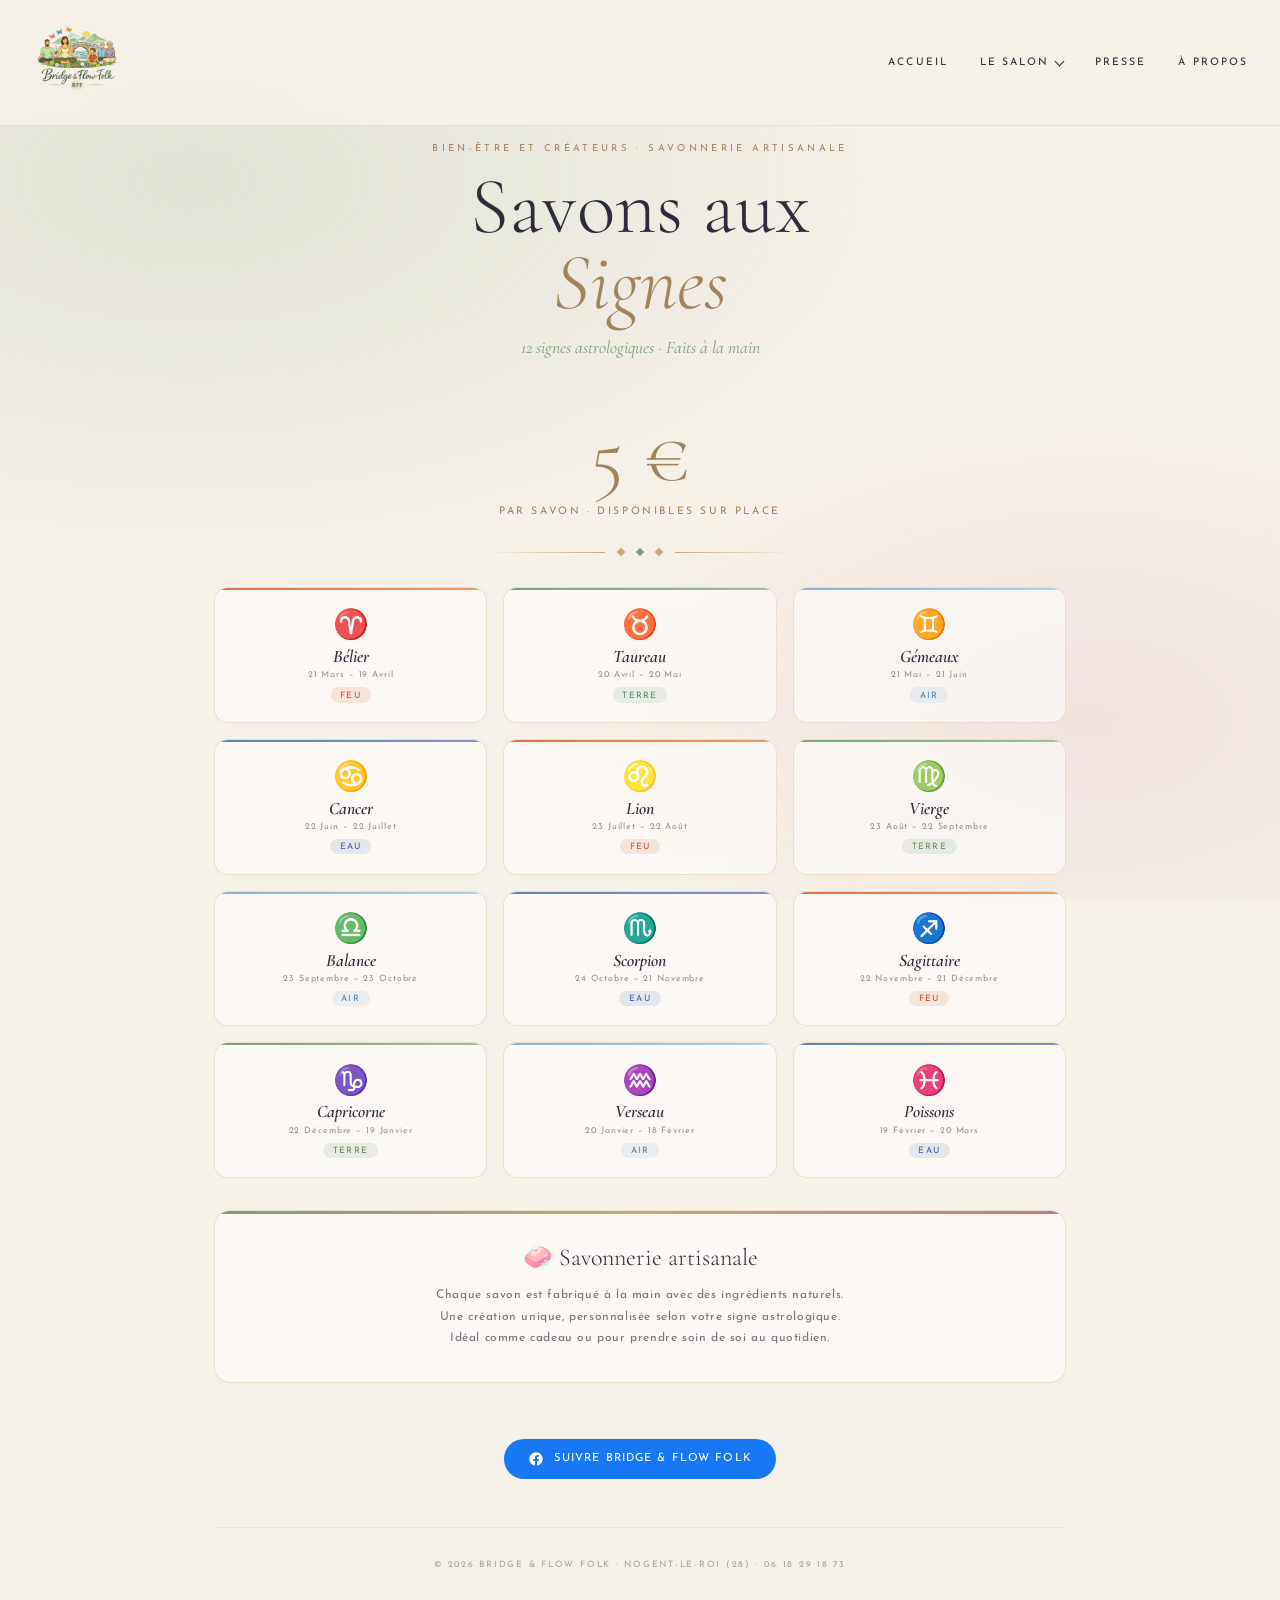
<file: savon.html>
<!DOCTYPE html>
<html lang="fr">
<head>
  <meta charset="UTF-8" />
  <meta name="viewport" content="width=device-width, initial-scale=1.0" />
  <title>Savons Astrologiques — Bien-Être et Créateurs</title>
  <link rel="preconnect" href="https://fonts.googleapis.com" />
  <link href="https://fonts.googleapis.com/css2?family=Cormorant+Garamond:ital,wght@0,300;0,400;0,600;1,300;1,400&family=Josefin+Sans:wght@200;300;400&display=swap" rel="stylesheet" />
  <link rel="stylesheet" href="commun.css" />
  <style>
    .prix-badge {
      text-align:center; margin-bottom:2rem;
      opacity:0; animation:glisser-haut 0.7s ease forwards 0.4s;
    }
    .prix-gros {
      font-family:'Cormorant Garamond', serif;
      font-size:clamp(3rem,10vw,5rem); font-weight:300;
      color:var(--terre);
    }
    .prix-label {
      font-size:0.65rem; letter-spacing:0.25em;
      text-transform:uppercase; color:var(--terre);
      display:block; margin-top:0.2rem;
    }

    .signes-grille {
      display:grid; grid-template-columns:repeat(3,1fr);
      gap:1rem; margin-bottom:2rem;
    }

    .signe-carte {
      background:rgba(255,255,255,0.55);
      border:1px solid rgba(201,169,110,0.3);
      border-radius:14px; padding:1.2rem 0.8rem;
      text-align:center; backdrop-filter:blur(8px);
      position:relative; overflow:hidden;
      transition:transform 0.3s, box-shadow 0.3s;
      opacity:0; animation:glisser-haut 0.5s ease forwards;
    }
    .signe-carte:hover {
      transform:translateY(-4px);
      box-shadow:0 12px 30px rgba(160,132,92,0.2);
    }
    .signe-carte::before {
      content:''; position:absolute; top:0; left:0; right:0; height:2px;
    }

    /* Couleurs par élément */
    .feu::before  { background:linear-gradient(to right,#e07040,#f0a060); }
    .terre::before { background:linear-gradient(to right,#7a9e7e,#a0c0a0); }
    .air::before   { background:linear-gradient(to right,#90b0d0,#b0d0f0); }
    .eau::before   { background:linear-gradient(to right,#6080b0,#8090d0); }

    .signe-symbole { font-size:1.8rem; display:block; margin-bottom:0.3rem; }
    .signe-nom {
      font-family:'Cormorant Garamond', serif;
      font-style:italic; font-weight:600;
      font-size:1.1rem; color:var(--nuit);
    }
    .signe-dates {
      font-size:0.55rem; letter-spacing:0.1em;
      color:rgba(44,44,58,0.5); margin-top:0.2rem; display:block;
    }
    .signe-element {
      display:inline-block; margin-top:0.5rem;
      font-size:0.55rem; letter-spacing:0.15em; text-transform:uppercase;
      padding:0.2rem 0.6rem; border-radius:100px;
    }
    .feu .signe-element   { background:rgba(224,112,64,0.15); color:#c05030; }
    .terre .signe-element { background:rgba(122,158,126,0.15); color:#5a8e5e; }
    .air .signe-element   { background:rgba(144,176,208,0.15); color:#5080a0; }
    .eau .signe-element   { background:rgba(96,128,176,0.15); color:#4060a0; }

    .artisanal-bloc {
      background:rgba(255,255,255,0.55);
      border:1px solid rgba(201,169,110,0.3);
      border-radius:16px; padding:2rem; text-align:center;
      backdrop-filter:blur(8px); margin-bottom:2rem;
      opacity:0; animation:glisser-haut 0.7s ease forwards 1.5s;
      position:relative; overflow:hidden;
    }
    .artisanal-bloc::before {
      content:''; position:absolute; top:0; left:0; right:0; height:3px;
      background:linear-gradient(to right,var(--sauge),var(--or),var(--lotus));
    }
    .artisanal-titre {
      font-family:'Cormorant Garamond', serif;
      font-size:1.5rem; font-weight:300; color:var(--nuit); margin-bottom:0.8rem;
    }
    .artisanal-desc {
      font-size:0.75rem; letter-spacing:0.05em;
      color:rgba(44,44,58,0.65); line-height:1.8;
    }

    @media(max-width:480px) {
      .signes-grille { grid-template-columns:repeat(2,1fr); }
    }
  </style>
</head>
<body>
  <nav class="nav-principale">
    <a href="index.html" class="nav-logo"><img 
			src="logo-sansFond.png" 
			alt="Logo Bridge & Flow Folk" 
			style="width:90px; height:90px; object-fit:contain; flex-shrink:0; margin-right:8px;"
		  /></a>

    <!-- Nav desktop -->
    <div class="nav-liens">
      <a href="index.html">Accueil</a>

      <!-- Dropdown "Le Salon" -->
      <div class="nav-groupe" id="groupe-salon">
        <button class="nav-groupe-btn" id="btn-salon" aria-expanded="false" aria-haspopup="true">
          Le Salon <span class="chevron" aria-hidden="true"></span>
        </button>
        <div class="nav-dropdown" id="dropdown-salon" role="menu">
          <a href="programme.html" role="menuitem">Programme</a>
          <a href="tombola.html" role="menuitem">Tombola</a>
          <a href="buvette.html" role="menuitem">Buvette</a>
          <a href="foodtruck.html" role="menuitem">Food truck</a>
		  <a href="galerie.html" role="menuitem">Galerie</a>
          <a href="savon.html" role="menuitem">Savons</a>
        </div>
      </div>

      <a href="presse.html">Presse</a>
      <a href="apropos.html">À propos</a>
    </div>

    <!-- Burger mobile (même id que index.html) -->
    <button class="nav-burger" onclick="toggleMenu()" aria-label="Ouvrir le menu">☰</button>
  </nav>

  <!-- Nav mobile dépliable -->
  <nav class="nav-mobile" id="navMobile" aria-label="Menu mobile">
    <a href="index.html">🏠 Accueil</a>
    <a href="programme.html">📅 Programme</a>
    <a href="tombola.html">🎟 Tombola</a>
    <a href="buvette.html">☕ Buvette</a>
    <a href="foodtruck.html">🚚 Food truck</a>
    <a href="savon.html" class="actif">🧼 Savons</a>
	<a href="galerie.html">📸 Galerie</a>
    <a href="presse.html">📰 Presse</a>
    <a href="apropos.html">🌿 À propos</a>
  </nav>
  <main>
    <div class="hero anime" style="animation-delay:0.2s">
      <span class="hero-tag">Bien-Être et Créateurs · Savonnerie Artisanale</span>
      <h1>Savons aux<br><em>Signes</em></h1>
      <p class="hero-sub">12 signes astrologiques · Faits à la main</p>
    </div>

    <div class="prix-badge">
      <div class="prix-gros">5 €</div>
      <span class="prix-label">par savon · disponibles sur place</span>
    </div>

    <div class="sep"><div class="sep-l"></div><div class="sep-d"></div><div class="sep-d" style="background:var(--sauge)"></div><div class="sep-d"></div><div class="sep-r"></div></div>

    <!-- Les 12 signes -->
    <div class="signes-grille">
      <div class="signe-carte feu"    style="animation-delay:0.5s"><span class="signe-symbole">♈</span><div class="signe-nom">Bélier</div><span class="signe-dates">21 Mars – 19 Avril</span><span class="signe-element">Feu</span></div>
      <div class="signe-carte terre"  style="animation-delay:0.55s"><span class="signe-symbole">♉</span><div class="signe-nom">Taureau</div><span class="signe-dates">20 Avril – 20 Mai</span><span class="signe-element">Terre</span></div>
      <div class="signe-carte air"    style="animation-delay:0.6s"><span class="signe-symbole">♊</span><div class="signe-nom">Gémeaux</div><span class="signe-dates">21 Mai – 21 Juin</span><span class="signe-element">Air</span></div>
      <div class="signe-carte eau"    style="animation-delay:0.65s"><span class="signe-symbole">♋</span><div class="signe-nom">Cancer</div><span class="signe-dates">22 Juin – 22 Juillet</span><span class="signe-element">Eau</span></div>
      <div class="signe-carte feu"    style="animation-delay:0.7s"><span class="signe-symbole">♌</span><div class="signe-nom">Lion</div><span class="signe-dates">23 Juillet – 22 Août</span><span class="signe-element">Feu</span></div>
      <div class="signe-carte terre"  style="animation-delay:0.75s"><span class="signe-symbole">♍</span><div class="signe-nom">Vierge</div><span class="signe-dates">23 Août – 22 Septembre</span><span class="signe-element">Terre</span></div>
      <div class="signe-carte air"    style="animation-delay:0.8s"><span class="signe-symbole">♎</span><div class="signe-nom">Balance</div><span class="signe-dates">23 Septembre – 23 Octobre</span><span class="signe-element">Air</span></div>
      <div class="signe-carte eau"    style="animation-delay:0.85s"><span class="signe-symbole">♏</span><div class="signe-nom">Scorpion</div><span class="signe-dates">24 Octobre – 21 Novembre</span><span class="signe-element">Eau</span></div>
      <div class="signe-carte feu"    style="animation-delay:0.9s"><span class="signe-symbole">♐</span><div class="signe-nom">Sagittaire</div><span class="signe-dates">22 Novembre – 21 Décembre</span><span class="signe-element">Feu</span></div>
      <div class="signe-carte terre"  style="animation-delay:0.95s"><span class="signe-symbole">♑</span><div class="signe-nom">Capricorne</div><span class="signe-dates">22 Décembre – 19 Janvier</span><span class="signe-element">Terre</span></div>
      <div class="signe-carte air"    style="animation-delay:1s"><span class="signe-symbole">♒</span><div class="signe-nom">Verseau</div><span class="signe-dates">20 Janvier – 18 Février</span><span class="signe-element">Air</span></div>
      <div class="signe-carte eau"    style="animation-delay:1.05s"><span class="signe-symbole">♓</span><div class="signe-nom">Poissons</div><span class="signe-dates">19 Février – 20 Mars</span><span class="signe-element">Eau</span></div>
    </div>

    <div class="artisanal-bloc">
      <div class="artisanal-titre">🧼 Savonnerie artisanale</div>
      <div class="artisanal-desc">
        Chaque savon est fabriqué à la main avec des ingrédients naturels.<br>
        Une création unique, personnalisée selon votre signe astrologique.<br>
        Idéal comme cadeau ou pour prendre soin de soi au quotidien.
      </div>
    </div>

    <div style="text-align:center" class="anime" style="animation-delay:1.6s">
      <a class="fb-lien" href="https://www.facebook.com/people/Bridge-Flow-Folk-BFF/61587252715739/" target="_blank" rel="noopener">
        <svg xmlns="http://www.w3.org/2000/svg" viewBox="0 0 24 24" fill="currentColor" width="16" height="16"><path d="M22 12c0-5.523-4.477-10-10-10S2 6.477 2 12c0 4.991 3.657 9.128 8.438 9.878v-6.987H7.898V12h2.54V9.797c0-2.506 1.492-3.89 3.777-3.89 1.094 0 2.238.195 2.238.195v2.46h-1.26c-1.243 0-1.63.771-1.63 1.562V12h2.773l-.443 2.89h-2.33v6.988C18.343 21.128 22 16.991 22 12z"/></svg>
        Suivre Bridge &amp; Flow Folk
      </a>
      <footer>© 2026 Bridge &amp; Flow Folk · Nogent-le-Roi (28) · 06 18 29 18 73</footer>
    </div>
  </main>

  <script>
    function toggleMenu(){ document.getElementById("navMobile").classList.toggle("ouvert"); }
  </script>
  <!-- ── DROPDOWN "Le Salon" ── -->
  <script>
    const btnSalon    = document.getElementById("btn-salon");
    const ddSalon     = document.getElementById("dropdown-salon");

    btnSalon.addEventListener("click", function(e) {
      e.stopPropagation();
      const ouvert = ddSalon.classList.toggle("ouvert");
      btnSalon.classList.toggle("ouvert", ouvert);
      btnSalon.setAttribute("aria-expanded", ouvert);
    });

    // Fermeture au clic extérieur
    document.addEventListener("click", function() {
      ddSalon.classList.remove("ouvert");
      btnSalon.classList.remove("ouvert");
      btnSalon.setAttribute("aria-expanded", "false");
    });

    // Fermeture à Escape
    document.addEventListener("keydown", function(e) {
      if (e.key === "Escape") {
        ddSalon.classList.remove("ouvert");
        btnSalon.classList.remove("ouvert");
        btnSalon.setAttribute("aria-expanded", "false");
        btnSalon.focus();
      }
    });
  </script>

  <!-- ── ANIMATIONS AU SCROLL ── -->
  <script>
    const observer = new IntersectionObserver(
      (entries) => entries.forEach(entry => {
        if (entry.isIntersecting) {
          entry.target.style.animation = "glisser-haut 0.7s ease forwards";
          observer.unobserve(entry.target);
        }
      }),
      { threshold: 0.08 }
    );
    document.querySelectorAll(".anime").forEach(el => observer.observe(el));
  </script>
</body>
</html>
</file>
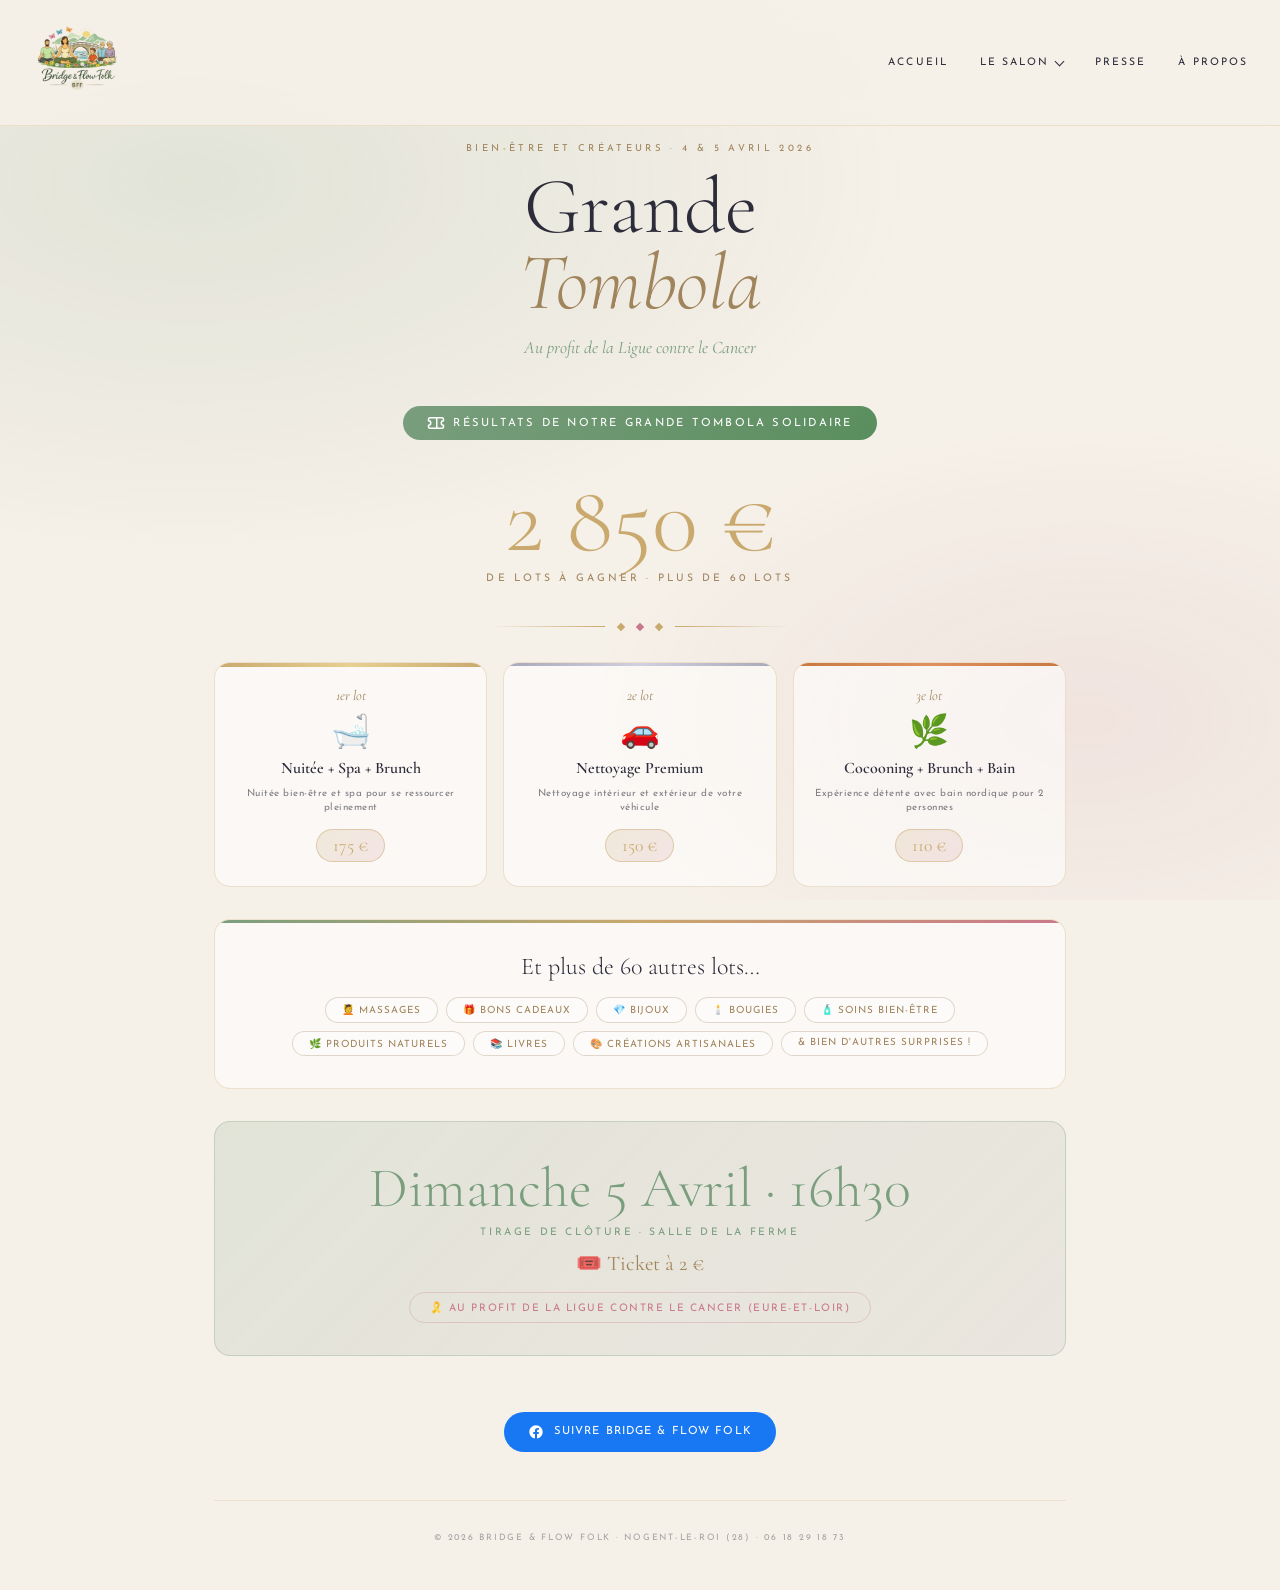
<file: tombola.html>
<!DOCTYPE html>
<html lang="fr">
<head>
  <meta charset="UTF-8" />
  <meta name="viewport" content="width=device-width, initial-scale=1.0" />
  <title>Tombola — Bien-Être et Créateurs</title>
  <link rel="preconnect" href="https://fonts.googleapis.com" />
  <link href="https://fonts.googleapis.com/css2?family=Cormorant+Garamond:ital,wght@0,300;0,400;0,600;1,300;1,400&family=Josefin+Sans:wght@200;300;400&display=swap" rel="stylesheet" />
  <link rel="stylesheet" href="commun.css" />
  <style>
    .tombola-total {
      text-align:center; margin-bottom:2.5rem;
      opacity:0; animation:glisser-haut 0.7s ease forwards 0.4s;
    }
    .montant {
      font-family:'Cormorant Garamond', serif;
      font-size:clamp(3rem,10vw,6rem); font-weight:300;
      color:var(--or); line-height:1;
    }
    .montant-label {
      font-size:0.65rem; letter-spacing:0.3em;
      text-transform:uppercase; color:var(--terre);
      display:block; margin-top:0.3rem;
    }

    .lots-podium {
      display:grid; grid-template-columns:repeat(3,1fr);
      gap:1rem; margin-bottom:2rem;
      opacity:0; animation:glisser-haut 0.7s ease forwards 0.6s;
    }

    .lot-carte {
      background:rgba(255,255,255,0.55);
      border:1px solid rgba(201,169,110,0.3);
      border-radius:16px; padding:1.5rem 1rem;
      text-align:center; backdrop-filter:blur(8px);
      position:relative; overflow:hidden;
      transition:transform 0.3s, box-shadow 0.3s;
    }
    .lot-carte:hover { transform:translateY(-4px); box-shadow:0 16px 40px rgba(160,132,92,0.2); }

    .lot-carte.premier::before { background:linear-gradient(to right,#c9a96e,#e8d090,#c9a96e); height:4px; }
    .lot-carte.deuxieme::before { background:linear-gradient(to right,#a8a8b8,#d0d0e0,#a8a8b8); height:3px; }
    .lot-carte.troisieme::before { background:linear-gradient(to right,#c87941,#e09060,#c87941); height:3px; }
    .lot-carte::before {
      content:''; position:absolute; top:0; left:0; right:0;
    }

    .lot-rang {
      font-family:'Cormorant Garamond', serif;
      font-style:italic; font-size:0.9rem; color:var(--terre);
      margin-bottom:0.3rem; display:block;
    }
    .lot-emoji { font-size:2rem; margin:0.5rem 0; display:block; }
    .lot-titre {
      font-family:'Cormorant Garamond', serif;
      font-weight:600; font-size:1rem; color:var(--nuit);
      margin-bottom:0.5rem; line-height:1.3;
    }
    .lot-desc {
      font-size:0.62rem; letter-spacing:0.05em;
      color:rgba(44,44,58,0.6); line-height:1.5;
      margin-bottom:0.8rem;
    }
    .lot-valeur {
      display:inline-block;
      background:linear-gradient(135deg,rgba(201,169,110,0.2),rgba(201,120,138,0.15));
      border:1px solid rgba(201,169,110,0.5);
      font-family:'Cormorant Garamond', serif;
      font-size:1.1rem; color:var(--or);
      padding:0.3rem 1rem; border-radius:100px;
    }

    .autres-lots {
      background:rgba(255,255,255,0.55);
      border:1px solid rgba(201,169,110,0.3);
      border-radius:16px; padding:2rem;
      backdrop-filter:blur(8px); margin-bottom:2rem;
      opacity:0; animation:glisser-haut 0.7s ease forwards 0.8s;
      position:relative; overflow:hidden;
    }
    .autres-lots::before {
      content:''; position:absolute; top:0; left:0; right:0; height:3px;
      background:linear-gradient(to right,var(--sauge),var(--or),var(--lotus));
    }
    .autres-titre {
      font-family:'Cormorant Garamond', serif;
      font-size:1.5rem; font-weight:300;
      color:var(--nuit); margin-bottom:1rem; text-align:center;
    }
    .autres-liste {
      display:flex; flex-wrap:wrap; gap:0.5rem; justify-content:center;
    }
    .autres-tag {
      font-size:0.62rem; letter-spacing:0.1em; text-transform:uppercase;
      padding:0.4rem 1rem; border-radius:100px;
      border:1px solid rgba(160,132,92,0.3); color:var(--terre);
      background:rgba(255,255,255,0.4);
    }
	
	.badge-tombola {
      display:inline-block;
      background:linear-gradient(135deg,var(--sauge),#5a8e5e);
      color:#fff; font-size:0.7rem; letter-spacing:0.2em;
      text-transform:uppercase; padding:0.5rem 1.5rem;
      border-radius:100px; margin-bottom:2rem;
      opacity:0; animation:glisser-haut 0.8s ease forwards 0.5s;
    }

    .tirage-bloc {
      background:linear-gradient(135deg,rgba(122,158,126,0.15),rgba(44,44,58,0.05));
      border:1px solid rgba(122,158,126,0.3);
      border-radius:16px; padding:2rem; text-align:center;
      margin-bottom:2rem;
      opacity:0; animation:glisser-haut 0.7s ease forwards 1s;
    }
    .tirage-heure {
      font-family:'Cormorant Garamond', serif;
      font-size:clamp(2rem,6vw,3.5rem); font-weight:300;
      color:var(--sauge);
    }
    .tirage-label {
      font-size:0.65rem; letter-spacing:0.25em;
      text-transform:uppercase; color:var(--sauge);
      margin-top:0.3rem; display:block;
    }
    .ticket-prix {
      font-family:'Cormorant Garamond', serif;
      font-size:1.3rem; color:var(--terre); margin-top:0.8rem;
    }
    .cancer-badge {
      display:inline-flex; align-items:center; gap:0.5rem;
      margin-top:1rem;
      font-size:0.65rem; letter-spacing:0.15em; text-transform:uppercase;
      color:var(--lotus); padding:0.5rem 1.2rem;
      border:1px solid rgba(201,120,138,0.3); border-radius:100px;
    }

    @media(max-width:520px) {
      .lots-podium { grid-template-columns:1fr; }
    }
  </style>
</head>
<body>
  <nav class="nav-principale">
    <a href="index.html" class="nav-logo"><img 
			src="logo-sansFond.png" 
			alt="Logo Bridge & Flow Folk" 
			style="width:90px; height:90px; object-fit:contain; flex-shrink:0; margin-right:8px;"
		  /></a>

    <!-- Nav desktop -->
    <div class="nav-liens">
      <a href="index.html">Accueil</a>

      <!-- Dropdown "Le Salon" -->
      <div class="nav-groupe" id="groupe-salon">
        <button class="nav-groupe-btn" id="btn-salon" aria-expanded="false" aria-haspopup="true">
          Le Salon <span class="chevron" aria-hidden="true"></span>
        </button>
        <div class="nav-dropdown" id="dropdown-salon" role="menu">
          <a href="programme.html" role="menuitem">Programme</a>
          <a href="tombola.html" role="menuitem">Tombola</a>
          <a href="buvette.html" role="menuitem">Buvette</a>
          <a href="foodtruck.html" role="menuitem">Food truck</a>
		  <a href="galerie.html" role="menuitem">Galerie</a>
          <a href="savon.html" role="menuitem">Savons</a>
        </div>
      </div>

      <a href="presse.html">Presse</a>
      <a href="apropos.html">À propos</a>
    </div>

    <!-- Burger mobile (même id que index.html) -->
    <button class="nav-burger" onclick="toggleMenu()" aria-label="Ouvrir le menu">☰</button>
  </nav>

  <!-- Nav mobile dépliable -->
  <nav class="nav-mobile" id="navMobile" aria-label="Menu mobile">
    <a href="index.html">🏠 Accueil</a>
    <a href="programme.html">📅 Programme</a>
    <a href="tombola.html" class="actif">🎟 Tombola</a>
    <a href="buvette.html">☕ Buvette</a>
    <a href="foodtruck.html">🚚 Food truck</a>
    <a href="savon.html">🧼 Savons</a>
	<a href="galerie.html">📸 Galerie</a>
    <a href="presse.html">📰 Presse</a>
    <a href="apropos.html">🌿 À propos</a>
  </nav>

  <main>
    <div class="hero anime" style="animation-delay:0.2s">
      <span class="hero-tag">Bien-Être et Créateurs · 4 &amp; 5 Avril 2026</span>
      <h1>Grande<br><em>Tombola</em></h1>
      <p class="hero-sub">Au profit de la Ligue contre le Cancer</p>
    </div>
	
	<div style="text-align:center">
	  <a href="resultats.html" style="text-decoration: none;">
		<span class="badge-tombola" style="display: inline-flex; align-items: center; gap: 8px; cursor: pointer;">
		  <svg width="18" height="18" viewBox="0 0 24 24" fill="none" stroke="currentColor" stroke-width="2" stroke-linecap="round" stroke-linejoin="round">
			<path d="M2 9a3 3 0 0 1 0 6v2a2 2 0 0 0 2 2h16a2 2 0 0 0 2-2v-2a3 3 0 0 1 0-6V7a2 2 0 0 0-2-2H4a2 2 0 0 0-2 2Z"></path>
			<line x1="13" y1="5" x2="13" y2="19"></line>
		  </svg>
		 Résultats de notre grande tombola solidaire
		</span>
	  </a>
	</div>

    <div class="tombola-total">
      <div class="montant">2 850 €</div>
      <span class="montant-label">de lots à gagner · Plus de 60 lots</span>
    </div>

    <div class="sep"><div class="sep-l"></div><div class="sep-d"></div><div class="sep-d" style="background:var(--lotus)"></div><div class="sep-d"></div><div class="sep-r"></div></div>

    <!-- Top 3 lots -->
    <div class="lots-podium">
      <div class="lot-carte premier">
        <span class="lot-rang">1er lot</span>
        <span class="lot-emoji">🛁</span>
        <div class="lot-titre">Nuitée + Spa + Brunch</div>
        <div class="lot-desc">Nuitée bien-être et spa pour se ressourcer pleinement</div>
        <span class="lot-valeur">175 €</span>
      </div>
      <div class="lot-carte deuxieme">
        <span class="lot-rang">2e lot</span>
        <span class="lot-emoji">🚗</span>
        <div class="lot-titre">Nettoyage Premium</div>
        <div class="lot-desc">Nettoyage intérieur et extérieur de votre véhicule</div>
        <span class="lot-valeur">150 €</span>
      </div>
      <div class="lot-carte troisieme">
        <span class="lot-rang">3e lot</span>
        <span class="lot-emoji">🌿</span>
        <div class="lot-titre">Cocooning + Brunch + Bain</div>
        <div class="lot-desc">Expérience détente avec bain nordique pour 2 personnes</div>
        <span class="lot-valeur">110 €</span>
      </div>
    </div>

    <!-- 40+ autres lots -->
    <div class="autres-lots">
      <div class="autres-titre">Et plus de 60 autres lots…</div>
      <div class="autres-liste">
        <span class="autres-tag">💆 Massages</span>
        <span class="autres-tag">🎁 Bons cadeaux</span>
        <span class="autres-tag">💎 Bijoux</span>
        <span class="autres-tag">🕯️ Bougies</span>
        <span class="autres-tag">🧴 Soins bien-être</span>
        <span class="autres-tag">🌿 Produits naturels</span>
        <span class="autres-tag">📚 Livres</span>
        <span class="autres-tag">🎨 Créations artisanales</span>
        <span class="autres-tag">& bien d'autres surprises !</span>
      </div>
    </div>

    <!-- Tirage -->
    <div class="tirage-bloc">
      <div class="tirage-heure">Dimanche 5 Avril · 16h30</div>
      <span class="tirage-label">Tirage de clôture · Salle de la Ferme</span>
      <div class="ticket-prix">🎟️ Ticket à 2 €</div>
      <div class="cancer-badge">🎗️ Au profit de la Ligue contre le Cancer (Eure-et-Loir)</div>
    </div>

    <div style="text-align:center" class="anime" style="animation-delay:1.1s">
      <a class="fb-lien" href="https://www.facebook.com/people/Bridge-Flow-Folk-BFF/61587252715739/" target="_blank" rel="noopener">
        <svg xmlns="http://www.w3.org/2000/svg" viewBox="0 0 24 24" fill="currentColor" width="16" height="16"><path d="M22 12c0-5.523-4.477-10-10-10S2 6.477 2 12c0 4.991 3.657 9.128 8.438 9.878v-6.987H7.898V12h2.54V9.797c0-2.506 1.492-3.89 3.777-3.89 1.094 0 2.238.195 2.238.195v2.46h-1.26c-1.243 0-1.63.771-1.63 1.562V12h2.773l-.443 2.89h-2.33v6.988C18.343 21.128 22 16.991 22 12z"/></svg>
        Suivre Bridge &amp; Flow Folk
      </a>
      <footer>© 2026 Bridge &amp; Flow Folk · Nogent-le-Roi (28) · 06 18 29 18 73</footer>
    </div>
  </main>

  <script>
    function toggleMenu(){ document.getElementById("navMobile").classList.toggle("ouvert"); }
  </script>
  <!-- ── DROPDOWN "Le Salon" ── -->
  <script>
    const btnSalon    = document.getElementById("btn-salon");
    const ddSalon     = document.getElementById("dropdown-salon");

    btnSalon.addEventListener("click", function(e) {
      e.stopPropagation();
      const ouvert = ddSalon.classList.toggle("ouvert");
      btnSalon.classList.toggle("ouvert", ouvert);
      btnSalon.setAttribute("aria-expanded", ouvert);
    });

    // Fermeture au clic extérieur
    document.addEventListener("click", function() {
      ddSalon.classList.remove("ouvert");
      btnSalon.classList.remove("ouvert");
      btnSalon.setAttribute("aria-expanded", "false");
    });

    // Fermeture à Escape
    document.addEventListener("keydown", function(e) {
      if (e.key === "Escape") {
        ddSalon.classList.remove("ouvert");
        btnSalon.classList.remove("ouvert");
        btnSalon.setAttribute("aria-expanded", "false");
        btnSalon.focus();
      }
    });
  </script>

  <!-- ── ANIMATIONS AU SCROLL ── -->
  <script>
    const observer = new IntersectionObserver(
      (entries) => entries.forEach(entry => {
        if (entry.isIntersecting) {
          entry.target.style.animation = "glisser-haut 0.7s ease forwards";
          observer.unobserve(entry.target);
        }
      }),
      { threshold: 0.08 }
    );
    document.querySelectorAll(".anime").forEach(el => observer.observe(el));
  </script>
</body>
</html>
</file>
<file: commun.css>
:root {
  --creme:  #f5f0e8;
  --sable:  #e8d9c0;
  --terre:  #a0845c;
  --sauge:  #7a9e7e;
  --lotus:  #c9788a;
  --nuit:   #2c2c3a;
  --or:     #c9a96e;
  --blanc:  #ffffff;
}

*, *::before, *::after { margin:0; padding:0; box-sizing:border-box; }
html { scroll-behavior:smooth; }

body {
  min-height:100vh;
  background-color:var(--creme);
  font-family:'Josefin Sans', sans-serif;
  color:var(--nuit);
  overflow-x:hidden;
}

body::before {
  content:'';
  position:fixed; inset:0;
  background:
    radial-gradient(ellipse 80% 60% at 15% 20%, rgba(122,158,126,0.15) 0%, transparent 70%),
    radial-gradient(ellipse 60% 50% at 85% 80%, rgba(201,120,138,0.10) 0%, transparent 65%);
  pointer-events:none; z-index:0;
}

/* ── NAV ── */
.nav-principale {
  position:fixed; top:0; left:0; right:0; z-index:100;
  display:flex; align-items:center; justify-content:space-between;
  padding:0.9rem 2rem;
  background:rgba(245,240,232,0.92);
  backdrop-filter:blur(12px);
  border-bottom:1px solid rgba(201,169,110,0.25);
}

.nav-logo {
  font-family:'Cormorant Garamond', serif;
  font-style:italic; font-weight:600;
  font-size:1.4rem; color:var(--terre);
  text-decoration:none; letter-spacing:0.05em;
}

.nav-liens {
  display:flex; gap:2rem;
}

.nav-liens a {
  font-size:0.65rem; letter-spacing:0.2em;
  text-transform:uppercase; color:var(--nuit);
  text-decoration:none;
  transition:color 0.2s;
}
.nav-liens a:hover, .nav-liens a.actif { color:var(--terre); }

.nav-burger {
  display:none; background:none; border:none;
  font-size:1.4rem; cursor:pointer; color:var(--terre);
}

.nav-mobile {
  display: none; 
  flex-direction: column;
  position: fixed; 
  /* Correction : on descend le menu sous le logo (90px + padding) */
  top: 108px; 
  left: 0; 
  right: 0; 
  bottom: 0; /* Pour qu'il prenne toute la hauteur restante */
  z-index: 99;
  background: rgba(245,240,232,0.97);
  backdrop-filter: blur(12px);
  padding: 1rem 2rem 2rem;
  gap: 0.5rem;
  overflow-y: auto; /* Permet de scroller DANS le menu si la liste est longue */
}

.nav-mobile.ouvert { display:flex; }
.nav-mobile a {
  font-size:0.75rem; letter-spacing:0.15em;
  text-transform:uppercase; color:var(--nuit);
  text-decoration:none; padding:0.5rem 0;
  border-bottom:1px solid rgba(201,169,110,0.15);
}

@media(max-width:640px) {
  .nav-liens { display:none; }
  .nav-burger { 
    display:block; 
    padding: 10px; /* Zone de clic plus large */
    z-index: 101; /* Pour être sûr qu'il reste au-dessus */
  }
}

/* ── CONTENU ── */
main {
  position:relative; z-index:1;
  padding: 9rem 1.5rem 3rem;
  max-width:900px; margin:0 auto;
}

/* ── HERO ── */
.hero {
  text-align:center;
  margin-bottom:3rem;
  opacity:0; animation:glisser-haut 0.8s ease forwards 0.2s;
}

.hero-tag {
  font-size:0.6rem; letter-spacing:0.35em;
  text-transform:uppercase; color:var(--terre);
  margin-bottom:1rem; display:block;
}

.hero h1 {
  font-family:'Cormorant Garamond', serif;
  font-weight:300;
  font-size:clamp(2.5rem,8vw,5rem);
  line-height:0.95; color:var(--nuit);
}

.hero h1 em { font-style:italic; color:var(--terre); }

.hero-sub {
  font-family:'Cormorant Garamond', serif;
  font-style:italic; font-size:1.1rem;
  color:var(--sauge); margin-top:1rem;
}

/* ── SÉPARATEUR ── */
.sep {
  display:flex; align-items:center; gap:0.8rem;
  margin:2rem auto; max-width:300px;
}
.sep-l { flex:1; height:1px; background:linear-gradient(to right,transparent,var(--or)); }
.sep-r { flex:1; height:1px; background:linear-gradient(to left,transparent,var(--or)); }
.sep-d { width:6px; height:6px; background:var(--or); transform:rotate(45deg); }

/* ── CARTE ── */
.carte {
  background:rgba(255,255,255,0.55);
  border:1px solid rgba(201,169,110,0.3);
  border-radius:16px;
  backdrop-filter:blur(8px);
  overflow:hidden;
  position:relative;
}
.carte::before {
  content:''; position:absolute;
  top:0; left:0; right:0; height:3px;
  background:linear-gradient(to right,var(--sauge),var(--or),var(--lotus));
}

/* ── BOUTON ITINÉRAIRE ── */
/* CORRECTION : display:none par défaut, JS switche en inline-flex */
.btn-maps {
  display: none;
  align-items: center;
  justify-content: center;
  gap: 0.5rem;
  margin: 1.5rem auto 0 auto;
  padding: 0.6rem 1.2rem;
  background: #fff;
  border: 1px solid var(--or);
  border-radius: 50px;
  color: var(--terre);
  text-decoration: none;
  font-size: 0.8rem;
  letter-spacing: 0.1em;
  text-transform: uppercase;
  transition: all 0.3s ease;
  box-shadow: 0 4px 15px rgba(0,0,0,0.05);
}
.btn-maps:hover {
  background: var(--or);
  color: #fff;
  transform: translateY(-2px);
}

/* ── MESSAGE FIN/EN COURS ── */
/* CORRECTION : défini une seule fois ici, supprimé du <style> inline HTML */
/* Pas de !important nécessaire puisqu'il n'y a plus de doublon */
.fini-msg {
  font-family: 'Cormorant Garamond', serif;
  font-style: italic;
  font-size: 2.5rem;
  color: var(--sauge);
  text-align: center;
  grid-column: 1 / -1;
  animation: none;
  opacity: 1;
}

/* ── PÉTALES ── */
/* CORRECTION : z-index:1 au lieu de 100 — ne passe plus devant la nav */
.petale {
  position: fixed;
  top: -5vh;
  pointer-events: none;
  z-index: 1;
  opacity: 0;
  animation: tomber linear infinite;
}

@keyframes tomber {
  0%   { transform: translateY(0) rotate(0deg);      opacity: 0; }
  10%  { opacity: 0.8; }
  90%  { opacity: 0.4; }
  100% { transform: translateY(110vh) rotate(360deg); opacity: 0; }
}

/* ── FOOTER ── */
footer {
  text-align:center;
  margin-top:3rem; padding-top:2rem;
  border-top:1px solid rgba(201,169,110,0.2);
  font-size:0.55rem; letter-spacing:0.2em;
  text-transform:uppercase; color:rgba(44,44,58,0.4);
}

.fb-lien {
  display:inline-flex; align-items:center; gap:0.6rem;
  padding:0.75rem 1.5rem; border-radius:100px;
  background:#1877F2; color:#fff;
  font-size:0.7rem; letter-spacing:0.1em;
  text-transform:uppercase; text-decoration:none;
  transition:transform 0.2s, box-shadow 0.2s;
  margin-top:1.5rem;
}
.fb-lien:hover {
  background:#0e5fc0;
  transform:translateY(-2px);
  box-shadow:0 8px 20px rgba(24,119,242,0.3);
}

/* ── ANIMATIONS ── */
@keyframes glisser-haut {
  from { opacity:0; transform:translateY(20px); }
  to   { opacity:1; transform:translateY(0); }
}

.anime { opacity:0; animation:glisser-haut 0.7s ease forwards; }

/* ── NAV DROPDOWN ── */
.nav-groupe { position: relative; }

.nav-groupe-btn {
  font-size: 0.65rem;
  letter-spacing: 0.2em;
  text-transform: uppercase;
  color: var(--nuit);
  background: none;
  border: none;
  cursor: pointer;
  display: flex;
  align-items: center;
  gap: 0.4rem;
  font-family: 'Josefin Sans', sans-serif;
  padding: 0;
  transition: color 0.2s;
  white-space: nowrap;
}
.nav-groupe-btn:hover { color: var(--terre); }

.nav-groupe-btn .chevron {
  width: 7px; height: 7px;
  border-right: 1px solid currentColor;
  border-bottom: 1px solid currentColor;
  transform: rotate(45deg);
  transition: transform 0.2s;
  margin-top: -2px;
  display: inline-block;
}
.nav-groupe-btn.ouvert .chevron {
  transform: rotate(-135deg);
  margin-top: 2px;
}

.nav-dropdown {
  display: none;
  position: absolute;
  top: calc(100% + 12px);
  left: 50%;
  transform: translateX(-50%);
  background: rgba(245,240,232,0.98);
  backdrop-filter: blur(12px);
  border: 1px solid rgba(201,169,110,0.25);
  border-radius: 10px;
  padding: 0.75rem 0;
  min-width: 160px;
  box-shadow: 0 8px 24px rgba(44,44,58,0.08);
  z-index: 200;
}
.nav-dropdown.ouvert { display: block; }

.nav-dropdown a {
  display: block;
  padding: 0.5rem 1.2rem;
  font-size: 0.65rem;
  letter-spacing: 0.18em;
  text-transform: uppercase;
  color: var(--nuit);
  text-decoration: none;
  transition: background 0.15s, color 0.15s;
  white-space: nowrap;
}
.nav-dropdown a:hover {
  background: rgba(201,169,110,0.1);
  color: var(--terre);
}
</file>
